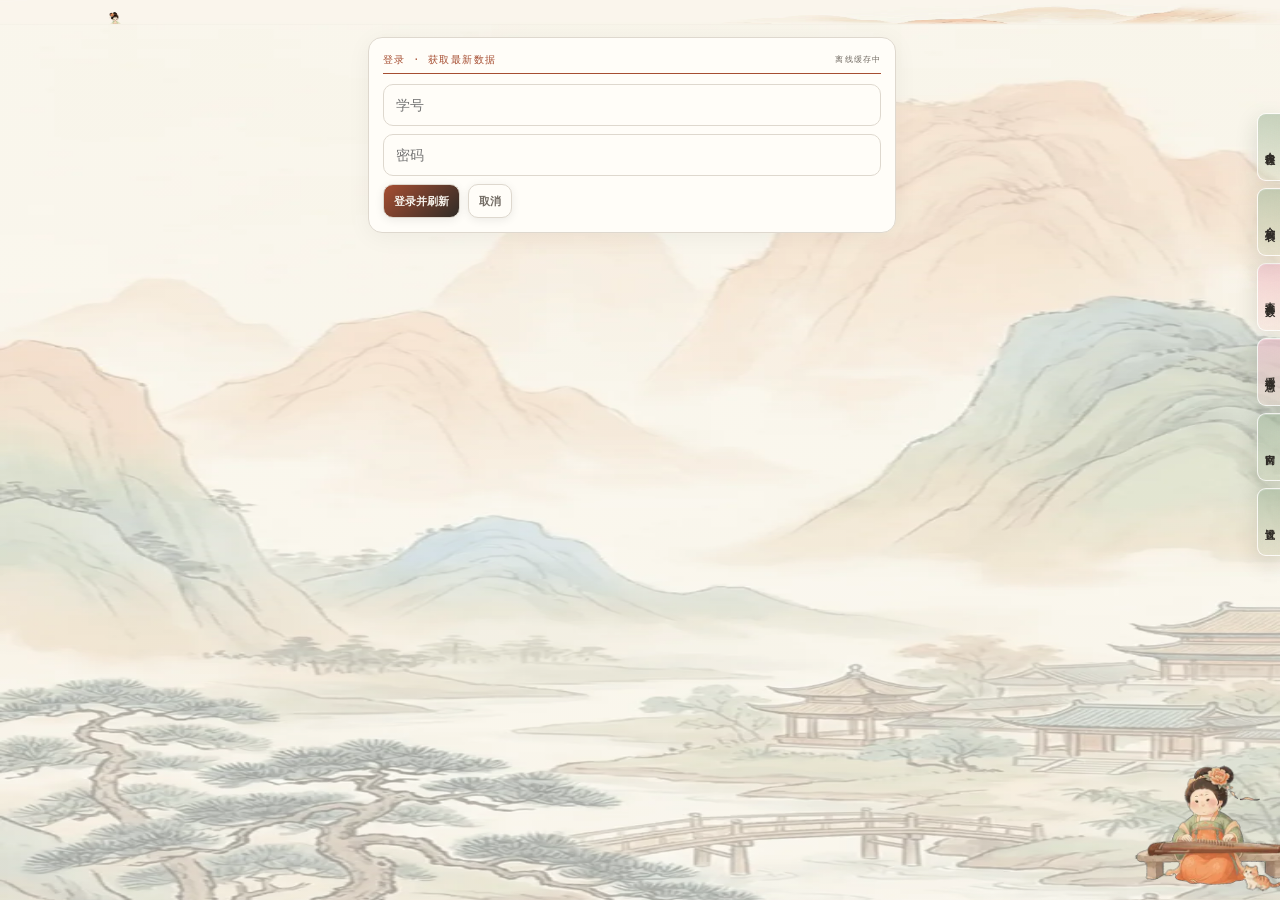
<file: jwxt-webapp/index.html>
<!DOCTYPE html>
<html lang="zh-CN">
<head>
<meta charset="UTF-8" />
<meta name="viewport" content="width=device-width, initial-scale=1.0, viewport-fit=cover" />
<title>教务查询 · 中央司法警官学院</title>
<script>
// Set the first paint to the saved preference, including older Android WebViews.
(function(){var mode='system';try{mode=localStorage.getItem('jwxt_theme')||'system';}catch(e){}var system=false;try{system=window.Android&&Android.getSystemDarkMode?Android.getSystemDarkMode():window.matchMedia&&window.matchMedia('(prefers-color-scheme: dark)').matches;}catch(e){}document.documentElement.setAttribute('data-theme',(mode==='dark'||mode==='system'&&system)?'dark':'');})();
</script>
<style>:root{
  --head-scrim: none;
  --sab: env(safe-area-inset-bottom, 0px);
  --cream: #efe7d4; --cream-2: #e6dcc4;
  --green: #2e4a2a; --green-lite: #3a5a36; --green-deep: #243a21;
  --pink: #e89cb1; --pink-deep: #d27e96;
  --ink: #1a1a17; --ink-light: #8b7355;
  --line: #d4cbb0; --row: #f5efdf;
  --serif: Georgia, 'Songti SC', 'SimSun', serif;
  --mono: 'Courier New', monospace;
  /* 液态玻璃 */
  --glass: rgba(250,244,228,0.72);
  --glass-2: rgba(236,225,196,0.66);
  --glass-border: rgba(46,74,42,0.22);
  --glass-hi: rgba(255,255,255,0.5);
  --blur: 14px;
  --grad-a: rgba(232,156,177,0.35);
  --grad-b: rgba(46,74,42,0.30);
  --grad-c: rgba(214,203,176,0.30);
  --sheet-bg: rgba(250,244,228,0.97);
  --timemask: rgba(250,245,236,0.88);
  /* 统一背景层变量：浅/深只换这里，结构只写一次 */
  --bg-base: #efe7d4;
  --bg-scrim: linear-gradient(180deg, rgba(252,247,238,0.10) 0%, rgba(250,245,236,0.16) 55%, rgba(248,242,232,0.22) 100%);
  --bg-main: url('schedule-assets/tangyun-bg.webp');
  --bg-bottom: url('schedule-assets/tangyun-bottom.webp');
  --bg-bottom-size: auto 210px;
  --bg-deco-opacity: 0.86;
  --tile-bg: linear-gradient(145deg, rgba(255,255,255,0.42), rgba(245,239,224,0.22));
  --tile-border: rgba(46,74,42,0.22);
  --topbar-img: url('schedule-assets/tangyun-top-anim.webp'), url('schedule-assets/tangyun-top.webp');
  --topbar-size: 56px 34px, 100% 100%;
  --topbar-pos: 100px calc(var(--sb, 0px) + 6px), center;
  --topbar-solid: rgba(250,244,228,0.62);
  --topbar-scrim: linear-gradient(180deg, rgba(255,255,255,0) 0%, rgba(255,255,255,0) 100%);
}html[data-theme="dark"]{
  --cream: #161b17; --cream-2: #1d231e;
  --green: #8fae6e; --green-lite: #7a9960; --green-deep: #8fae6e;
  --pink: #b0758a; --pink-deep: #c8869c;
  --ink: #e6e0cf; --ink-light: #c4baa2;
  --line: #2e352c; --row: #1b211b;
  --glass: rgba(26,32,27,0.82);
  --glass-2: rgba(24,29,25,0.8);
  --glass-border: rgba(143,174,110,0.35);
  --glass-hi: rgba(255,255,255,0.07);
  --grad-a: rgba(176,117,138,0.28);
  --grad-b: rgba(143,174,110,0.26);
  --grad-c: rgba(164,154,130,0.18);
  --sheet-bg: rgba(23,28,24,0.97);
  --timemask: rgba(28,34,29,0.68);
  --bg-base: #141712;
  --bg-scrim: linear-gradient(180deg, rgba(14,17,12,0.62) 0%, rgba(12,15,10,0.66) 55%, rgba(11,13,9,0.70) 100%);
  --bg-main: url('schedule-assets/tangyun-bg.webp');
  --bg-bottom: url('schedule-assets/tangyun-bottom.webp');
  --bg-bottom-size: auto 250px;
  --topbar-img: url('schedule-assets/tangyun-top-anim.webp'), url('schedule-assets/tangyun-top.webp');
  --topbar-size: 56px 34px, 100% 100%;
  --bg-deco-opacity: 0.80;
  --tile-bg: linear-gradient(145deg, rgba(22,26,20,0.40), rgba(22,26,20,0.20));
  --tile-border: rgba(160,180,140,0.30);
  --topbar-pos: 100px calc(var(--sb, 0px) + 6px), center;
  --topbar-solid: transparent;
  --topbar-scrim: linear-gradient(180deg, rgba(14,17,12,0.62) 0%, rgba(14,17,12,0.62) 100%);
  --head-scrim: linear-gradient(180deg, rgba(14,17,12,0.62) 0%, rgba(14,17,12,0.62) 100%);
}/* 经典主题：关闭玻璃效果，恢复不透明白底 + 绿边框 */
html[data-style="classic"]{
  --glass: var(--cream);
  --glass-2: var(--cream-2);
  --glass-border: var(--green);
  --glass-hi: transparent;
  --blur: 0px;
  --grad-a: transparent; --grad-b: transparent; --grad-c: transparent;
  --sheet-bg: var(--cream);
}html[data-style="classic"] html::before{ background: var(--cream); animation: none; }html[data-style="classic"] body{ background: var(--cream); }html[data-style="classic"] .topbar{ -webkit-mask-image: none; box-shadow: none; }html[data-style="classic"] .sheet{ background: var(--cream); }html[data-style="classic"] .card{ border-width: 2px; border-radius: 8px; box-shadow: none; }html[data-style="classic"] .type-btn{ border-width: 2px; border-radius: 8px; box-shadow: none; }html[data-style="classic"] input[type="text"],html[data-style="classic"] input[type="password"],html[data-style="classic"] select{ border-width: 2px; border-radius: 6px; }html[data-style="classic"] button{ border-width: 2px; border-radius: 6px; box-shadow: none; }html[data-style="classic"] button.outline{ background: transparent; }html[data-style="classic"] .sheet{ box-shadow: none; }/* 固定统一背景层：所有页面共用（渐变蒙版 + 底部动图 + 山水主图），浅/深仅换变量 */
html::before{
  content: ''; position: fixed; inset: 0; z-index: -1; pointer-events: none;
  background-color: var(--bg-base);
  background-image: var(--bg-scrim), var(--bg-main);
  background-size: 100% 100%, 100% calc(100% - var(--bg-top-offset, 0px));
  background-position: center top, center var(--bg-top-offset, 0px);
  background-repeat: no-repeat, no-repeat;
}
/* 课表页：山水图顶部对齐表头顶部，不延伸到顶栏（与旧版一致）。
   变量必须挂在 html 上，html::before 才读得到 */
html:has(body.schedule-result){ --bg-top-offset: calc(84px + var(--sb, 0px)); }
/* 底部插画独立一层：可单独调不透明度，不抢正文 */
html::after{
  content: ''; position: fixed; inset: 0; z-index: -1; pointer-events: none;
  background: var(--bg-bottom) right 0 bottom / var(--bg-bottom-size) no-repeat;
  opacity: var(--bg-deco-opacity);
}
html[data-style="classic"] html::after{ background: none; }
/* 收起态磁贴：单一变量控制透明度，浅/深各一组，只改变量不改结构 */
html body .panel-floating:not(.open){ background:var(--tile-bg) !important; border-color:var(--tile-border) !important; }
html[data-style="classic"] html::before{ background-image: none; background-color: var(--cream); }
*{ box-sizing: border-box; margin: 0; padding: 0; -webkit-tap-highlight-color: transparent; }html,body{ width: 100%; min-height: 100%; }body{ background: transparent; color: var(--ink); font-family: var(--serif); font-size: 15px; line-height: 1.5; }.mono{ font-family: var(--mono); font-size: 10px; letter-spacing: 0.14em; text-transform: uppercase; }.topbar{ display: flex; align-items: center; justify-content: space-between; padding: calc(12px + var(--sb, 0px)) 16px 12px; position: sticky; top: 0; z-index: 100;
  background: var(--glass); -webkit-backdrop-filter: blur(var(--blur)); backdrop-filter: blur(var(--blur));
  border-bottom: 1px solid var(--glass-border);
  box-shadow: 0 1px 20px rgba(0,0,0,0.06);
  -webkit-mask-image: linear-gradient(#000 85%, transparent);
}.topbar-left{ display: flex; align-items: center; gap: 8px; }.topbar-title{ font-size: 20px; color: var(--green); font-weight: 600; }.back-btn{ background: none; border: none; color: var(--green); font-size: 20px; padding: 0 8px; cursor: pointer; display: none; line-height: 1; }.back-btn.show{ display: block; }.status-dot{ width: 8px; height: 8px; border-radius: 50%; background: #8b949e; display: inline-block; }.status-dot.ok{ background: var(--green); }.status-dot.cached{ background: #b5544f; }/* 周次/星期框对称统一：grid 两列严格等分，绝对等宽居中 */
#weekRow{ display: grid; grid-template-columns: 1fr 1fr; gap: 10px; align-items: center; }#weekRow input,#weekRow select{
  height: 40px; box-sizing: border-box; padding: 0 10px; width: 100%;
  border: 1px solid var(--glass-border); border-radius: 8px;
  background: var(--sheet-bg); color: var(--ink); font-size: 14px;
  margin-bottom: 0;
}#weekRow select{ appearance: none; -webkit-appearance: none; -moz-appearance: none; padding-right: 26px;
  background-image: url("data:image/svg+xml;charset=utf-8,%3Csvg xmlns='http://www.w3.org/2000/svg' width='10' height='6'%3E%3Cpath d='M1 1l4 4 4-4' stroke='%238b7355' stroke-width='1.6' fill='none' stroke-linecap='round' stroke-linejoin='round'/%3E%3C/svg%3E");
  background-repeat: no-repeat; background-position: right 10px center;
}#weekRow input::placeholder{ color: var(--ink-light); }main{ max-width: 600px; margin: 0 auto; padding: 12px 28px; }.card{ border: 1px solid var(--glass-border); border-radius: 14px; padding: 14px; margin-bottom: 14px;
  background: var(--glass); -webkit-backdrop-filter: blur(var(--blur)); backdrop-filter: blur(var(--blur));
  box-shadow: 0 4px 24px rgba(0,0,0,0.05), inset 0 1px 0 var(--glass-hi);
  transition: transform .15s ease, box-shadow .2s ease; }.card-green{ background: var(--glass-2); }.card-pink{ border-color: rgba(210,126,150,0.35); }.card-header{ display: flex; align-items: center; justify-content: space-between; border-bottom: 1px solid var(--green); padding-bottom: 6px; margin-bottom: 10px; }.card-header .mono{ color: var(--green); font-size: 10px; }.card-pink .card-header{ border-color: var(--pink-deep); }.card-pink .card-header .mono{ color: var(--pink-deep); }.login-body{ display: block; }#loginMask{ display:none; position:fixed; inset:0; background:rgba(0,0,0,.42); z-index:410; }body.in-result #loginSection.popup-login{ display:block !important; position:fixed; left:50%; top:50%; transform:translate(-50%,-50%); width:min(92vw,420px); margin:0; z-index:420; }body.in-result #loginSection.popup-login .card{ margin:0; box-shadow:0 24px 60px rgba(20,28,22,.34); }.login-body.hidden{ display: none; }input,select,button{ font-family: var(--serif); font-size: 14px; }input[type="text"],input[type="password"],select{
  width: 100%; min-height: 42px; padding: 0 12px; margin-bottom: 8px;
  background: var(--glass-2); -webkit-backdrop-filter: blur(8px); backdrop-filter: blur(8px);
  border: 1px solid var(--glass-border); border-radius: 10px;
  color: var(--ink); outline: none; -webkit-appearance: none; appearance: none;
}select{ background-image: url("data:image/svg+xml,%3Csvg xmlns='http://www.w3.org/2000/svg' width='12' height='12'%3E%3Cpath fill='%232e4a2a' d='M6 9L1 4h10z'/%3E%3C/svg%3E"); background-repeat: no-repeat; background-position: right 10px center; padding-right: 30px; }button{
  min-height: 42px; padding: 0 16px; border: 1px solid var(--glass-border); border-radius: 10px;
  background: linear-gradient(135deg, var(--green), var(--green-deep)); color: var(--cream); font-weight: 600; cursor: pointer; font-size: 13px;
  box-shadow: 0 2px 10px rgba(0,0,0,0.08), inset 0 1px 0 var(--glass-hi);
  transition: transform .1s ease, opacity .2s, box-shadow .2s; }button:active{ transform: scale(0.96); }button:disabled{ opacity: 0.5; }button.outline{ background: var(--glass); -webkit-backdrop-filter: blur(8px); backdrop-filter: blur(8px); color: var(--green); }button.small{ min-height: 34px; padding: 0 10px; font-size: 11px; }.btn-group{ display: grid; grid-template-columns: repeat(4, 1fr); gap: 6px; margin-bottom: 10px; }.btn-chip{ min-height: 32px; padding: 0 4px; background: transparent; color: var(--green); border: 2px solid var(--green); font-size: 11px; white-space: nowrap; }/* === 查询结果全屏模式 === */
body.in-result main{ max-width:100%; padding:0; }body.in-result #resultContent{ padding:0; }body.in-result #resultSection > .card{ background:transparent; border:none; box-shadow:none; }body.in-result #resultSection .card-header,body.in-result #resultSection .cache-notice{ display:none; }/* 结果页顶栏：更高、三栏布局 */
body.in-result #mainTopbar{ padding: calc(8px + var(--sb, 0px)) 10px 8px; min-height: 88px; align-items: flex-start; }body.in-result #loginBtn,body.in-result #logoutBtn,body.in-result #statusDot,body.in-result #statusText{ display:none !important; }body.in-result .tb-result-wrap{ display:flex !important; align-items:flex-start; justify-content:space-between; gap:8px; }.tb-result-wrap{ display:none; width:100%; position:relative; min-height:56px; }.tb-col{ display:flex; align-items:flex-start; gap:8px; }.tb-col-center{ flex:1; justify-content:center; text-align:center; }.tb-col-right{ align-items:center; gap:6px; }.tb-week-block{ display:flex; flex-direction:column; gap:1px; }.tb-r-week{ display:flex; align-items:center; gap:3px; cursor:pointer; font-size:15px; font-weight:800; color:var(--ink); line-height:1.2; }.tb-r-arrow{ font-size:9px; color:var(--ink-light); }.tb-r-sem{ font-size:10px; color:var(--ink-light); line-height:1.2; }.tb-r-title{ font-size:16px; font-weight:800; color:var(--ink); line-height:1.3; }.tb-r-range{ font-size:10px; color:var(--ink-light); margin-top:1px; }.tb-icon-btn{ width:26px; height:24px; border-radius:5px; border:1px solid var(--line); background:transparent; color:var(--ink); display:flex; align-items:center; justify-content:center; cursor:pointer; padding:0; }.back-btn{ display:block; padding:0; width:26px; height:24px; font-size:14px; line-height:24px; text-align:center; border-radius:5px; border:1px solid var(--line); background:transparent; color:var(--ink); cursor:pointer; }/* === 查询参数面板 + 浏览列表：结果页变成可拖动浮窗 === */
body.in-result #querySection,body.in-result #browseNav{
  position: fixed; z-index: 160; right: 0; width: 22px; height: 70px; overflow: hidden;
  border:1px solid rgba(255,255,255,.68); border-right:0; border-radius:8px 0 0 8px;
  background:linear-gradient(145deg,rgba(255,255,255,.63),rgba(245,239,224,.38));
  -webkit-backdrop-filter:blur(18px) saturate(155%); backdrop-filter:blur(18px) saturate(155%);
  box-shadow:0 7px 22px rgba(36,47,34,.15),inset 0 1px 0 rgba(255,255,255,.75);
  transition:width .3s cubic-bezier(.2,.8,.2,1),left .3s ease,right .3s ease,box-shadow .25s ease;
  touch-action: none;
}body.in-result #querySection > .card,body.in-result #browseNav > .card{ display: none; }body.in-result #querySection > .fd-tab,body.in-result #browseNav > .fd-tab{
  display: flex; align-items: center; justify-content: center;
  width: 100%; height: 100%;
  writing-mode: vertical-rl; padding: 8px 2px; box-sizing: border-box;
  font-size: 10px; font-weight: 650; letter-spacing: 1.5px;
  cursor: pointer; user-select: none;
}body.in-result #querySection > .fd-tab{ background:linear-gradient(180deg,rgba(231,161,178,.44),rgba(231,161,178,.12)); color:var(--green-deep); }body.in-result #browseNav > .fd-tab{ background:linear-gradient(180deg,rgba(112,145,101,.38),rgba(112,145,101,.12)); color:var(--green-deep); }body.in-result #querySection.dock-left,body.in-result #browseNav.dock-left{
  right:auto; left:0; border-right:1px solid rgba(255,255,255,.68); border-left:0; border-radius:0 8px 8px 0;
}body.in-result #querySection.avoid-left,body.in-result #browseNav.avoid-left,body.in-result #todaySection.avoid-left,body.in-result #cacheInfoSection.avoid-left{ left:0!important; right:auto!important; border-right:1px solid rgba(255,255,255,.68); border-left:0; border-radius:0 8px 8px 0; }body.in-result #querySection.avoid-right,body.in-result #browseNav.avoid-right,body.in-result #todaySection.avoid-right,body.in-result #cacheInfoSection.avoid-right{ right:0!important; left:auto!important; border-left:1px solid rgba(255,255,255,.68); border-right:0; border-radius:8px 0 0 8px; }body.in-result #querySection.open,body.in-result #browseNav.open{ width:min(248px,calc(100vw - 52px)); max-height:calc(100vh - 108px - env(safe-area-inset-top,0px)); overflow-y:auto; z-index:180; border:1px solid rgba(255,255,255,.74); border-radius:10px; touch-action:pan-y; overscroll-behavior:contain; background:rgba(249,246,235,.86); -webkit-backdrop-filter:blur(24px) saturate(160%); backdrop-filter:blur(24px) saturate(160%); box-shadow:0 18px 48px rgba(31,42,31,.24),inset 0 1px 0 rgba(255,255,255,.9); }body.in-result #querySection.open:not(.dock-left),body.in-result #browseNav.open:not(.dock-left){ left:auto; right:0; }body.in-result #querySection.open.dock-left,body.in-result #browseNav.open.dock-left{ left:0; right:auto; }body.in-result #querySection.open > .fd-tab,body.in-result #browseNav.open > .fd-tab{ display: none; }body.in-result #querySection.open > .card,body.in-result #browseNav.open > .card{ display: block; padding: 8px; margin-bottom: 0; }/* === 今日课程 / 缓存信息：结果页可左右停靠浮窗 === */
#todaySection .fd-tab,#cacheInfoSection .fd-tab,#querySection .fd-tab,#browseNav .fd-tab{ display:none; }/* 四个面板间距 */
#todaySection,#querySection,#browseNav,#cacheInfoSection{ margin-bottom: 40px; }body.in-result #todaySection,body.in-result #cacheInfoSection{
  position: fixed; right: 0; left:auto; z-index:160;
  width:22px; height:70px; overflow:hidden;
  border:1px solid rgba(255,255,255,.68); border-right:0; border-radius:8px 0 0 8px;
  background:linear-gradient(145deg,rgba(255,255,255,.63),rgba(245,239,224,.38));
  -webkit-backdrop-filter:blur(18px) saturate(155%); backdrop-filter:blur(18px) saturate(155%);
  box-shadow:0 7px 22px rgba(36,47,34,.15),inset 0 1px 0 rgba(255,255,255,.75);
  transition:width .3s cubic-bezier(.2,.8,.2,1),left .3s ease,right .3s ease,box-shadow .25s ease;
  touch-action: none;
}body.in-result #todaySection.dock-left,body.in-result #cacheInfoSection.dock-left{
  right:auto; left:0; border-right:1px solid rgba(255,255,255,.68); border-left:0; border-radius:0 8px 8px 0;
}body.in-result #todaySection{ top:calc(104px + env(safe-area-inset-top,0px)); }body.in-result #browseNav{ top:calc(184px + env(safe-area-inset-top,0px)); }body.in-result #querySection{ top:calc(264px + env(safe-area-inset-top,0px)); }body.in-result #cacheInfoSection{ top:calc(344px + env(safe-area-inset-top,0px)); }body.in-result #todaySection > .card,body.in-result #cacheInfoSection > .card{ display: none; }body.in-result #todaySection > .fd-tab,body.in-result #cacheInfoSection > .fd-tab{
  display: flex; align-items: center; justify-content: center;
  width: 100%; height: 100%;
  writing-mode: vertical-rl; padding: 8px 2px; box-sizing: border-box;
  font-size: 10px; font-weight: 700; letter-spacing: 1px;
  cursor: pointer; user-select: none;
}body.in-result #todaySection > .fd-tab{ background:linear-gradient(180deg,rgba(112,145,101,.38),rgba(112,145,101,.12)); color:var(--green-deep); }body.in-result #cacheInfoSection > .fd-tab{ background:linear-gradient(180deg,rgba(231,161,178,.44),rgba(231,161,178,.12)); color:var(--green-deep); }body.in-result #todaySection.open,body.in-result #cacheInfoSection.open,body.in-result #querySection.open,body.in-result #browseNav.open{ width:min(248px,calc(100vw - 52px)); height:auto; max-height:calc(100vh - 108px - env(safe-area-inset-top,0px)); overflow-y:auto; z-index:180; border:1px solid rgba(255,255,255,.74); border-radius:10px; touch-action:pan-y; overscroll-behavior:contain; background:rgba(249,246,235,.86); -webkit-backdrop-filter:blur(24px) saturate(160%); backdrop-filter:blur(24px) saturate(160%); box-shadow:0 18px 48px rgba(31,42,31,.24),inset 0 1px 0 rgba(255,255,255,.9); }body.in-result #todaySection.open:not(.dock-left),body.in-result #cacheInfoSection.open:not(.dock-left){ left:auto; right:0; }body.in-result #todaySection.open.dock-left,body.in-result #cacheInfoSection.open.dock-left{ left:0; right:auto; }body.in-result #todaySection.open > .card,body.in-result #cacheInfoSection.open > .card{ display: block; padding: 8px; margin-bottom: 0; }body.in-result #todaySection.open > .fd-tab,body.in-result #cacheInfoSection.open > .fd-tab{ display: none; }body.in-result #todaySection.open .card-header,body.in-result #cacheInfoSection.open .card-header,body.in-result #querySection.open .card-header,body.in-result #browseNav.open .card-header{ min-height:30px; cursor:pointer; }/* === 官网跳转磁贴：与其余右侧磁贴同款 === */
#siteSection{
  position: fixed; right:0; left:auto; z-index:160;
  width:22px; height:70px; overflow:hidden;
  border:1px solid rgba(255,255,255,.68); border-right:0; border-radius:8px 0 0 8px;
  background:linear-gradient(145deg,rgba(255,255,255,.63),rgba(245,239,224,.38));
  -webkit-backdrop-filter:blur(18px) saturate(155%); backdrop-filter:blur(18px) saturate(155%);
  box-shadow:0 7px 22px rgba(36,47,34,.15),inset 0 1px 0 rgba(255,255,255,.75);
  transition:transform .3s ease,left .3s ease,right .3s ease,box-shadow .25s ease;
  touch-action:none; margin:0;
}#siteSection > .card{ display:none; }#siteSection.open > .card{ display:block; padding:8px; margin-bottom:0; }#siteSection.open > .fd-tab{ display:none !important; }#siteSection > .fd-tab{
  display:flex !important; align-items:center; justify-content:center;
  width:100%; height:100%;
  writing-mode:vertical-rl; padding:8px 2px; box-sizing:border-box;
  font-size:10px; font-weight:700; letter-spacing:1px;
  cursor:pointer; user-select:none;
  background:linear-gradient(180deg,rgba(112,145,101,.38),rgba(112,145,101,.12)); color:var(--green-deep);
}#siteSection > .fd-tab:active{ transform:scale(.96); }#siteSection.dock-left{ right:auto; left:0; border-right:1px solid rgba(255,255,255,.68); border-left:0; border-radius:0 8px 8px 0; }#siteSection.avoid-left{ left:0!important; right:auto!important; border-right:1px solid rgba(255,255,255,.68); border-left:0; border-radius:0 8px 8px 0; }#siteSection.avoid-right{ right:0!important; left:auto!important; border-left:1px solid rgba(255,255,255,.68); border-right:0; border-radius:8px 0 0 8px; }#siteSection.panel-lift > .fd-tab{ transform:scale(1.06); transition:transform .45s cubic-bezier(.22,.61,.36,1); }body.in-result #todaySection.open > .card,body.in-result #cacheInfoSection.open > .card,body.in-result #querySection.open > .card,body.in-result #browseNav.open > .card{ background:transparent; -webkit-backdrop-filter:none; backdrop-filter:none; border:0; box-shadow:none; }html[data-theme="dark"] body.in-result #todaySection.open,html[data-theme="dark"] body.in-result #cacheInfoSection.open,html[data-theme="dark"] body.in-result #querySection.open,html[data-theme="dark"] body.in-result #browseNav.open{ background:rgba(28,34,29,.82); border-color:rgba(255,255,255,.22); }/* 表格 */
#settingsTile{
  position: fixed; right:0; left:auto; z-index:160;
  width:22px; height:70px; overflow:hidden;
  border:1px solid rgba(255,255,255,.68); border-right:0; border-radius:8px 0 0 8px;
  background:linear-gradient(145deg,rgba(255,255,255,.63),rgba(245,239,224,.38));
  -webkit-backdrop-filter:blur(18px) saturate(155%); backdrop-filter:blur(18px) saturate(155%);
  box-shadow:0 7px 22px rgba(36,47,34,.15),inset 0 1px 0 rgba(255,255,255,.75);
  transition:transform .3s ease,left .3s ease,right .3s ease,box-shadow .25s ease;
  touch-action:none; margin:0;
}#settingsTile > .card{ display:none; }#settingsTile.open > .card{ display:block; padding:8px; margin-bottom:0; }#settingsTile.open > .fd-tab{ display:none !important; }#settingsTile > .fd-tab{
  display:flex !important; align-items:center; justify-content:center;
  width:100%; height:100%;
  writing-mode:vertical-rl; padding:8px 2px; box-sizing:border-box;
  font-size:10px; font-weight:700; letter-spacing:1px;
  cursor:pointer; user-select:none;
  background:linear-gradient(180deg,rgba(112,145,101,.38),rgba(112,145,101,.12)); color:var(--green-deep);
}#settingsTile > .fd-tab:active{ transform:scale(.96); }#settingsTile.dock-left{ right:auto; left:0; border-right:1px solid rgba(255,255,255,.68); border-left:0; border-radius:0 8px 8px 0; }#settingsTile.avoid-left{ left:0!important; right:auto!important; border-right:1px solid rgba(255,255,255,.68); border-left:0; border-radius:0 8px 8px 0; }#settingsTile.avoid-right{ right:0!important; left:auto!important; border-left:1px solid rgba(255,255,255,.68); border-right:0; border-radius:8px 0 0 8px; }#settingsTile.panel-lift > .fd-tab{ transform:scale(1.06); transition:transform .45s cubic-bezier(.22,.61,.36,1); }body.in-result #todaySection.open > .card,body.in-result #cacheInfoSection.open > .card,body.in-result #querySection.open > .card,body.in-result #browseNav.open > .card{ background:transparent; -webkit-backdrop-filter:none; backdrop-filter:none; border:0; box-shadow:none; }html[data-theme="dark"] body.in-result #todaySection.open,html[data-theme="dark"] body.in-result #cacheInfoSection.open,html[data-theme="dark"] body.in-result #querySection.open,html[data-theme="dark"] body.in-result #browseNav.open{ background:rgba(28,34,29,.82); border-color:rgba(255,255,255,.22); }/* 表格 */#settingsTile{ animation:none; }body.show-settings #settingsTile,body.show-settings #siteSection{ display:none !important; }
.settings-hero .settings-version{ position:absolute; right:6px; bottom:10px; left:auto; top:auto; }

@keyframes tileNudge{ 0%{transform:scale(1)} 22%{transform:scale(1.16)} 46%{transform:scale(.94)} 72%{transform:scale(1.09)} 100%{transform:scale(1)} }
#settingsTile.tile-bounce, #siteSection.tile-bounce{ animation:tileNudge .42s ease; }

.table-wrap{ overflow-x: auto; -webkit-overflow-scrolling: touch; }table{ width: 100%; border-collapse: collapse; font-size: 12px; }th{ text-align: left; padding: 8px 6px; background: var(--cream-2); border-bottom: 2px solid var(--green); font-family: var(--mono); font-size: 9px; letter-spacing: 0.1em; color: var(--green); white-space: nowrap; }td{ padding: 8px 6px; border-bottom: 1px solid var(--line); }tr:nth-child(even) td{ background: var(--row); }.failed{ color: var(--pink-deep); font-weight: 600; }/* GPA */
.gpa-hero{ background: linear-gradient(135deg, var(--green-lite), var(--green-deep)); border-radius: 14px; padding: 20px; text-align: center; margin-bottom: 14px;
  box-shadow: 0 4px 24px rgba(0,0,0,0.12), inset 0 1px 0 var(--glass-hi); }.gpa-hero .label{ color: var(--pink); font-size: 9px; letter-spacing: 0.16em; font-family: var(--mono); }.gpa-hero .value{ font-size: 48px; font-weight: 700; color: var(--cream); line-height: 1; margin: 6px 0; }.gpa-hero .sub{ color: var(--cream); font-size: 12px; }.stats-row{ display: flex; gap: 6px; margin-bottom: 14px; }.stat-box{ flex: 1; border-radius: 6px; border: 2px solid; padding: 10px; text-align: center; }.stat-box .label{ font-size: 8px; letter-spacing: 0.1em; font-family: var(--mono); }.stat-box .value{ font-size: 20px; font-weight: 700; margin-top: 2px; }.stat-box.pink{ background: var(--pink); border-color: var(--pink-deep); color: var(--green-deep); }.stat-box.green{ background: var(--green-lite); border-color: var(--green); color: var(--cream); }.stat-box.cream{ background: var(--cream-2); border-color: var(--green); color: var(--green); }/* 教师列表 */
.letter-nav{ display: flex; flex-wrap: nowrap; gap: 4px; margin-bottom: 10px; padding: 6px; background: var(--glass); -webkit-backdrop-filter: blur(10px); backdrop-filter: blur(10px); border-radius: 12px; position: sticky; top: 88px; z-index: 100; overflow-x: auto; -webkit-overflow-scrolling: touch; scrollbar-width: none; }.letter-nav::-webkit-scrollbar{ display: none; }.letter-nav span{ display: inline-flex; align-items: center; justify-content: center; flex-shrink: 0; width: 28px; height: 28px; font-size: 11px; font-family: monospace; font-weight: 600; border-radius: 8px; cursor: pointer; transition: transform .1s, background .15s; }.letter-nav span:active{ transform: scale(0.9); }.letter-nav span.active{ background: linear-gradient(135deg, var(--green), var(--green-deep)); color: var(--cream); border: none; box-shadow: 0 2px 8px rgba(0,0,0,0.12); }.letter-nav span.inactive{ background: var(--glass-2); color: var(--ink-light); border: 1px solid var(--line); opacity: 0.5; cursor: default; }.teacher-group{ margin-bottom: 14px; }.teacher-group-title{ font-size: 13px; font-weight: 700; color: var(--pink-deep); border-bottom: 2px solid var(--green); padding: 4px 0; margin-bottom: 6px; background: transparent; }.teacher-grid{ display: grid; grid-template-columns: repeat(2, 1fr); gap: 6px; }.teacher-item{ background: var(--glass-2); color: var(--ink); border: 1px solid var(--line); border-radius: 10px; padding: 8px; text-align: center; cursor: pointer; font-size: 13px; }.teacher-item:active{ transform: scale(0.95); }/* 班级列表 */
.class-chips{ display: flex; flex-wrap: wrap; gap: 5px; }.class-chip{ background: var(--glass-2); color: var(--ink); border: 1px solid var(--line); border-radius: 10px; padding: 7px 10px; cursor: pointer; font-size: 12px; }.class-chip:active{ transform: scale(0.95); }.grade-group{ margin-bottom: 14px; }/* 今日课程横向滚动 */
.today-course-scroll{ display: flex; overflow-x: auto; gap: 8px; padding: 2px 0 6px; -webkit-overflow-scrolling: touch; }.today-course-chip{ flex: 0 0 auto; min-width: 150px; max-width: 220px; background: linear-gradient(135deg, var(--green), var(--green-deep)); color: var(--cream); border-radius: 10px; padding: 8px 10px; box-shadow: 0 2px 6px rgba(0,0,0,0.10); }.today-course-chip.pink{ background: linear-gradient(135deg, var(--pink), var(--pink-deep)); color: var(--green-deep); }html[data-theme="dark"] .today-course-chip.pink{ color: var(--cream); }.today-course-chip .tc-name{ font-size: 12px; font-weight: 600; white-space: nowrap; overflow: hidden; text-overflow: ellipsis; }.today-course-chip .tc-meta{ font-size: 10px; opacity: 0.9; margin-top: 3px; }.today-course-empty{ color: var(--ink-light); font-size: 12px; padding: 4px 0; }/* 折叠三角形 */
.caret{ display: inline-block; width: 0; height: 0; border-left: 5px solid transparent; border-right: 5px solid transparent; border-top: 6px solid currentColor; transition: transform .6s; }.open .caret,.caret.open{ transform: rotate(180deg); }.grade-title{ font-size: 13px; font-weight: 700; color: var(--green); border-bottom: 1px solid var(--green); padding-bottom: 3px; margin-bottom: 6px; display: flex; align-items: center; justify-content: space-between; cursor: pointer; user-select: none; }/* 教室列表 */
.building-item{ border: 1px solid var(--glass-border); border-radius: 12px; margin-bottom: 6px; overflow: hidden; background: var(--glass); }.building-head{ width: 100%; display: flex; justify-content: space-between; align-items: center; padding: 8px 12px; background: var(--accent-soft, var(--glass-2)); color: var(--text, var(--ink)); border: none; cursor: pointer; min-height: auto; font-size: 12px; }.building-body{ display: none; padding: 6px; background: transparent; }.building-body.open{ display: block; }.room-grid{ display: grid; grid-template-columns: repeat(3, 1fr); gap: 5px; }.room-item{ background: var(--accent-soft, var(--glass-2)); color: var(--text, var(--ink)); border: 1px solid var(--rule, var(--line)); border-radius: 8px; padding: 7px 4px; text-align: center; font-size: 11px; cursor: pointer; }.room-item:active{ transform: scale(0.93); }/* 学籍卡片 - 单列卡片式 */

/* 查询类型卡片按钮组 */
.type-grid{ display: grid; grid-template-columns: repeat(2, 1fr); gap: 4px; margin-bottom: 6px; }.type-btn{
  min-height: 36px; padding: 6px 8px; border: 1px solid var(--glass-border); border-radius: 10px;
  background: var(--glass); -webkit-backdrop-filter: blur(8px); backdrop-filter: blur(8px);
  color: var(--green); font-size: 13px; text-align: center;
  display: flex; align-items: center; justify-content: center; cursor: pointer;
  box-shadow: inset 0 1px 0 var(--glass-hi);
  transition: transform .12s ease, background .2s ease, box-shadow .2s ease; }.type-btn:active{ transform: scale(0.96); }.type-btn.jump{ animation: tileJump .55s ease; }@keyframes tileJump{ 0%{ box-shadow:0 0 0 0 rgba(177,140,73,.55); } 60%{ box-shadow:0 0 0 9px rgba(177,140,73,0); } 100%{ box-shadow:0 0 0 0 rgba(177,140,73,0); } }.type-btn.active{ background: linear-gradient(135deg, var(--green), var(--green-deep)); color: var(--cream); font-weight: 600; box-shadow: 0 2px 14px rgba(0,0,0,0.12); }/* 进度条 */

.error-box{ background: var(--cream); border: 2px solid var(--pink-deep); border-radius: 6px; padding: 10px; color: var(--pink-deep); margin: 10px 0; font-size: 13px; }.cache-notice{ background: var(--cream-2); border: 1px solid var(--pink); border-radius: 6px; padding: 6px 10px; margin-bottom: 10px; font-size: 11px; color: var(--green-deep); }.loading{ text-align: center; padding: 20px; color: var(--green); }.spinner{ display: inline-block; width: 18px; height: 18px; border: 2px solid var(--green); border-top-color: transparent; border-radius: 50%; animation: spin 0.8s linear infinite; }
@keyframes spin {to{ transform: rotate(360deg); } }.empty-text{ text-align: center; padding: 20px; color: var(--ink-light); font-style: italic; font-size: 13px; }.hidden{ display: none !important; }
@keyframes sheetUp {from{ transform: translateY(34px); opacity: .4; }to{ transform: none; opacity: 1; } }
@keyframes fadeIn {from{ opacity: 0; }to{ opacity: 1; } }.sheet{ background: var(--sheet-bg); -webkit-backdrop-filter: blur(18px); backdrop-filter: blur(18px); box-shadow: 0 -6px 30px rgba(0,0,0,0.12), inset 0 1px 0 var(--glass-hi); animation: sheetUp .22s ease-out; }.overlay{ animation: fadeIn .18s ease-out; }/* ==== 底部液态玻璃导航栏 ==== */
.bottomnav{
  position: fixed; left: 50%; transform: translateX(-50%);
  bottom: calc(14px + var(--sab, 0px));
  display: flex; align-items: center; gap: 5px; width: min(236px, calc(100vw - 40px));
  padding: 6px; border-radius: 30px; z-index: 160; isolation: isolate;
  background: linear-gradient(145deg, rgba(255,255,255,.42), rgba(241,239,232,.16) 48%, rgba(255,255,255,.28));
  -webkit-backdrop-filter: blur(26px) saturate(185%);
  backdrop-filter: blur(26px) saturate(185%);
  border: 1px solid rgba(255,255,255,.68);
  box-shadow: 0 16px 42px rgba(25,37,28,.20), 0 3px 9px rgba(25,37,28,.10), inset 0 1px 0 rgba(255,255,255,.92), inset 0 -1px 0 rgba(80,91,77,.13);
  transition: background .3s ease, box-shadow .3s ease;
}html,body,body *{ -webkit-user-select:none; -moz-user-select:none; -ms-user-select:none; user-select:none; -webkit-touch-callout:none; -webkit-user-drag:none; }input,textarea,[contenteditable="true"]{ -webkit-user-select:text; user-select:text; }.panel-lift{ z-index:200 !important; }.panel-lift > .card{ transform: scale(1.04); box-shadow: 0 16px 40px rgba(25,37,28,.26); border-radius:14px; transition: transform .45s cubic-bezier(.22,.61,.36,1), box-shadow .45s ease; }.bottomnav::before{
  content: ''; position: absolute; inset: 1px 9px auto; height: 48%; border-radius: 24px 24px 50% 50%;
  background: linear-gradient(180deg, rgba(255,255,255,.72), rgba(255,255,255,.10) 72%, transparent);
  filter: blur(1px); pointer-events: none; z-index: 4;
}.bottomnav::after{ content:''; position:absolute; inset:0; border-radius:inherit; pointer-events:none; z-index:4; box-shadow:inset 0 0 0 1px rgba(255,255,255,.22); }.bottomnav .nav-item{
  position: relative; z-index: 3; display: flex; flex:1; flex-direction: column; align-items: center; justify-content: center; gap: 3px;
  min-width: 0; min-height: 58px; padding: 6px 12px; border: 0; background: transparent;
  color: rgba(35,48,37,.68); font-family: var(--serif); font-size: 11px; font-weight: 600; cursor: pointer;
  border-radius: 24px; transition: color .2s ease, transform .35s cubic-bezier(.2,.8,.2,1);
}.bottomnav .nav-item svg{ width: 21px; height: 21px; stroke: currentColor; fill: none; stroke-width: 1.7; stroke-linecap: round; stroke-linejoin: round; transition: transform .3s cubic-bezier(.2,.8,.2,1); }.bottomnav .nav-item.active{ color: var(--green-deep); transform: translateY(-1px); }.bottomnav .nav-item.active svg{ transform: translateY(-1px) scale(1.04); }.bottomnav .nav-item.active svg{ filter: none; }html[data-theme="dark"] .bottomnav{ background:linear-gradient(145deg,rgba(247,250,240,.20),rgba(216,225,202,.08) 50%,rgba(255,255,255,.16)); border-color:rgba(255,255,255,.24); box-shadow:0 16px 42px rgba(0,0,0,.48),inset 0 1px 0 rgba(255,255,255,.36),inset 0 -1px 0 rgba(255,255,255,.08); }html[data-theme="dark"] .bottomnav .nav-item{ color:rgba(235,239,225,.68); }html[data-theme="dark"] .bottomnav .nav-item.active{ color: #eaf5c8; }html[data-theme="dark"] .bottomnav .nav-item.active svg{ filter: none; }html[data-style="classic"] .bottomnav{ background: var(--cream); -webkit-backdrop-filter: none; backdrop-filter: none; box-shadow: 0 2px 10px rgba(0,0,0,0.08); }html[data-style="classic"] .bottomnav::before{ display: none; }html[data-style="classic"] .bottomnav .nav-item.active{ color: var(--green); transform: none; z-index: 3; background: none; }.bottomnav .glass-slide{
  position: absolute; top: 6px; bottom: 6px; left: 6px; width: 68px; z-index: 2; pointer-events: none;
  overflow: hidden; border-radius: 24px;
  background:linear-gradient(145deg,rgba(255,255,255,.80),rgba(255,255,255,.42) 40%,rgba(246,249,236,.29) 72%,rgba(255,255,255,.54));
  border:1px solid rgba(255,255,255,.90);
  -webkit-backdrop-filter:blur(22px) saturate(210%) brightness(1.12);
  backdrop-filter:blur(22px) saturate(210%) brightness(1.12);
  box-shadow:0 5px 16px rgba(39,54,40,.18),0 1px 3px rgba(39,54,40,.12),inset 0 1px 0 rgba(255,255,255,.98),inset 0 -1px 0 rgba(255,255,255,.44);
  transition:left .48s cubic-bezier(.22,1,.36,1),width .42s cubic-bezier(.22,1,.36,1),transform .28s ease;
}.bottomnav .glass-slide::before{ content:''; position:absolute; top:-40%; left:-20%; width:140%; height:75%; border-radius:50%; background:linear-gradient(180deg,rgba(255,255,255,.96),rgba(255,255,255,.20) 70%,transparent); filter:blur(2px); }.bottomnav .glass-slide::after{
  content: ''; position: absolute; inset: 0; border-radius: inherit; pointer-events: none;
  box-shadow:inset 1px 0 1px rgba(104,180,255,.54),inset -1px 0 1px rgba(255,126,155,.48),inset 0 0 0 1px rgba(255,255,255,.38);
  background:linear-gradient(115deg,rgba(255,255,255,.16),transparent 34%,rgba(255,255,255,.10) 74%,transparent);
}.bottomnav .nav-item.refract{ color: var(--green-deep); }.bottomnav .nav-item.refract svg{ filter: none; }html[data-theme="dark"] .bottomnav .glass-slide{ background:linear-gradient(145deg,rgba(245,252,230,.34),rgba(222,238,203,.18) 48%,rgba(255,255,255,.22)); border-color:rgba(255,255,255,.58); box-shadow:0 5px 18px rgba(0,0,0,.28),inset 0 1px 0 rgba(255,255,255,.70),inset 0 -1px 0 rgba(255,255,255,.18); }html[data-theme="dark"] .bottomnav .nav-item.refract{ color: #eaf5c8; }html[data-theme="dark"] .bottomnav .nav-item.refract svg{ filter: none; }html[data-style="classic"] .bottomnav .glass-slide{ background: rgba(232,220,196,0.95); box-shadow: 0 2px 14px rgba(0,0,0,0.12), inset 0 0 3px rgba(255,255,255,0.6); border-color: rgba(207,190,158,0.9); -webkit-backdrop-filter: none; backdrop-filter: none; filter: none; }html[data-style="classic"] .bottomnav .glass-slide::before,html[data-style="classic"] .bottomnav .glass-slide::after{ display: none; }html[data-style="classic"] .bottomnav .nav-item.refract{ color: var(--green); transform: none; z-index: 3; }main{ padding-bottom: calc(104px + var(--sab, 0px)); }
@media (max-width:420px) {main{ padding-left:18px; padding-right:18px; } }/* ==== 设置面板 ==== */
body.booting main,body.booting #bottomNav{ visibility:hidden; }
.cl-head{ font-size:12px; color:var(--ink-light); padding:10px 2px; }
.cl-item{ padding:11px 13px; margin-bottom:9px; border-radius:14px; background:var(--glass-2); border:1px solid var(--glass-border); }
.cl-name{ font-size:14px; font-weight:650; color:var(--ink); margin-bottom:3px; }
.cl-meta{ font-size:11px; color:var(--ink-light); line-height:1.6; }

@keyframes jwxtSpin{ from{transform:rotate(0deg)} to{transform:rotate(360deg)} }
.tb-icon-btn.spinning svg{ animation:jwxtSpin .9s linear infinite; }
button.js-refresh.busy{ opacity:.55; pointer-events:none; }

.settings-panel{
  position: fixed; top: 0; left: 0; right: 0; bottom: 0; max-width: 600px; margin: 0 auto;
  z-index: 120; overflow-y: auto; overscroll-behavior:contain;
  padding:calc(18px + var(--sb, 0px)) 18px calc(116px + var(--sab, 0px)); animation: sheetUp .22s ease-out;
}.settings-hero{ position:relative; overflow:hidden; padding:23px 20px 21px; margin-bottom:14px; border:1px solid rgba(255,255,255,.66); border-radius:24px; color:#fff; background:linear-gradient(135deg,#304c36 0%,#58734e 58%,#82916c 100%); box-shadow:0 14px 30px rgba(40,62,43,.20),inset 0 1px 0 rgba(255,255,255,.35); }.settings-hero::after{ content:''; position:absolute; width:180px; height:180px; right:-58px; top:-85px; border:1px solid rgba(255,255,255,.18); border-radius:50%; box-shadow:0 0 0 18px rgba(255,255,255,.045),0 0 0 38px rgba(255,255,255,.035); }.settings-kicker{ font:10px var(--mono); letter-spacing:.18em; text-transform:uppercase; color:rgba(255,255,255,.72); }.settings-hero h2{ margin-top:5px; font-size:25px; font-weight:600; letter-spacing:.04em; }.settings-hero p{ margin-top:3px; font-size:12px; color:rgba(255,255,255,.76); }.settings-version{ position:absolute; right:16px; bottom:16px; z-index:1; padding:5px 9px; border:1px solid rgba(255,255,255,.32); border-radius:999px; background:rgba(255,255,255,.13); font:10px var(--mono); color:#fff; }.settings-panel .settings-group{ padding:15px 17px 12px; margin-bottom:12px; border-radius:19px; }.settings-section-head{ display:flex; align-items:center; gap:11px; padding:0 0 10px; margin-bottom:3px; border-bottom:1px solid var(--glass-border); }.settings-icon{ display:grid; place-items:center; width:34px; height:34px; flex:0 0 34px; border-radius:12px; color:var(--green); background:linear-gradient(145deg,rgba(255,255,255,.72),var(--glass-2)); box-shadow:inset 0 1px 0 rgba(255,255,255,.8),0 2px 8px rgba(30,50,31,.08); font-size:16px; }.settings-section-head h3{ color:var(--ink); font-size:14px; font-weight:650; }.settings-section-head p{ margin-top:1px; color:var(--ink-light); font-size:10px; }.settings-panel .set-row{ display: flex; align-items: center; justify-content: space-between; gap:14px; min-height:52px; padding: 10px 1px; border-bottom: 1px solid var(--line); }.settings-panel .set-row:last-child{ border-bottom: none; }.settings-panel .set-label{ font-size: 14px; color: var(--ink); }.settings-panel .set-desc{ font-size: 11px; color: var(--ink-light); margin-top: 2px; line-height: 1.5; }.settings-panel .set-hint{ font-size: 11px; color: var(--ink-light); background:rgba(255,255,255,.24); border:1px solid rgba(255,255,255,.38); border-radius:12px; padding:10px 12px; margin:8px 0 4px; line-height:1.65; }.settings-panel .set-btn{ min-height:34px; padding:6px 13px; border-color:var(--glass-border); background:rgba(255,255,255,.28); transition:transform .18s ease,background .18s ease; }.settings-panel .set-btn:active{ transform:scale(.96); }.settings-panel .setting-input{ width:auto; min-height:36px; margin:0; padding:0 10px; border-radius:10px; background:rgba(255,255,255,.34); }.settings-panel input[type="number"].setting-input{ width:76px; }.settings-panel .cache-path{ text-align:left; word-break:break-all; line-height:1.45; font-size:12px; }.seg{ display: flex; gap: 6px; }.seg button{ font-size: 12px; padding: 5px 11px; border: 1px solid var(--green); background: transparent; color: var(--green); border-radius: 999px; cursor: pointer; }.seg button.on{ background: var(--green); color: var(--cream); }html[data-theme="dark"] .seg button.on{ color: #0f120c; }.set-btn{ font-size: 12px; padding: 5px 11px; border: 1px solid var(--green); background: transparent; color: var(--green); border-radius: 999px; cursor: pointer; }.switch{ position: relative; width: 44px; height: 24px; min-height: 0; padding: 0; border-radius: 999px; background: rgba(0,0,0,0.22); transition: background .25s ease; cursor: pointer; border: none; flex-shrink: 0; box-shadow: inset 0 1px 2px rgba(0,0,0,0.18); }.switch::after{ content: ''; position: absolute; top: 3px; left: 3px; width: 18px; height: 18px; border-radius: 50%; background: #fff; transition: transform .25s ease; box-shadow: 0 1px 4px rgba(0,0,0,0.35); }.switch.on{ background: var(--green); box-shadow: none; }.switch.on::after{ transform: translateX(20px); }html[data-style="classic"] .settings-panel{ background: var(--cream); }html[data-style="classic"] .settings-panel .settings-group{ border-width:2px; border-radius:10px; }html[data-style="classic"] .settings-hero{ border-radius:10px; box-shadow:none; }html[data-style="classic"] .settings-icon{ box-shadow:none; border:1px solid var(--green); border-radius:8px; }/* 查询课表：与参考 demo 一致的固定表头、整表滚动与底部周次面板。 */
body.schedule-result{ overflow:hidden; font-family:-apple-system,BlinkMacSystemFont,"PingFang SC","Microsoft YaHei",sans-serif; color:#383838; background:transparent; }body.schedule-result::before{display:none;}body.schedule-result #mainTopbar{ position:fixed; inset:0 0 auto; height:calc(84px + var(--sb, 0px)); min-height:0; padding:var(--sb, 0px) 15px 0; background-color:var(--topbar-solid); background-image:var(--topbar-img); background-size:var(--topbar-size); background-position:var(--topbar-pos); background-repeat:no-repeat; border:0; box-shadow:none; backdrop-filter:none; -webkit-backdrop-filter:none; -webkit-mask-image:none; }
/* 浅色顶栏：壁纸 + 左上角小人（与深色保持同步） */
body.schedule-result #mainTopbar{ background-color:var(--topbar-solid); background-image:var(--topbar-scrim), var(--topbar-img); background-size:100% 100%, var(--topbar-size); background-position:center, var(--topbar-pos); background-repeat:no-repeat, no-repeat; }body.schedule-result .tb-result-wrap{ height:84px; min-height:0; display:block !important; }body.schedule-result .tb-col-left{ position:absolute; left:0; top:23px; }body.schedule-result .tb-col-left .back-btn{ display:none; }body.schedule-result .tb-week-block{ gap:4px; }body.schedule-result .tb-r-week{ font-size:18px; color:#383838; gap:6px; padding:4px 0; }body.schedule-result .tb-r-week.other-week{ color:#ff5959; }body.schedule-result .tb-r-arrow{ font-size:0; width:0; height:0; border-left:6px solid transparent; border-right:6px solid transparent; border-top:7px solid currentColor; color:inherit; }body.schedule-result .tb-r-sem{ font-size:13px; line-height:1; color:#3a2c1e; }body.schedule-result .tb-col-center{ position:absolute; left:95px; top:6px; width:70px; height:43px; background:url('schedule-assets/tangyun-top-anim.webp') center/100% 100% no-repeat; pointer-events:none; }body.schedule-result .tb-r-title,body.schedule-result .tb-r-range,body.schedule-result #statusDotResult{ display:none; }body.schedule-result .tb-col-right{ position:absolute; right:0; top:27px; gap:2px; }body.schedule-result .tb-icon-btn{ display:flex; border:0; background:transparent; color:#3a2c1e; width:32px; height:32px; border-radius:8px; }body.schedule-result .tb-icon-btn svg{ width:21px; height:21px; }body.schedule-result #resultSection{ position:fixed; inset:calc(84px + var(--sb, 0px)) 0 0; z-index:1; }body.schedule-result #resultSection > .card{ padding:0; margin:0; height:100%; border-radius:0; backdrop-filter:none; -webkit-backdrop-filter:none; }body.schedule-result #resultContent{ height:100%; min-height:0; touch-action:pan-y; overflow-y:auto; -webkit-overflow-scrolling:touch; }body.schedule-result #resultContent > .today-schedule-list{ min-height:100%; }body.schedule-result #bottomNav{ display:none; }.demo-pane{ height:100%; display:flex; flex-direction:column; min-height:0; position:relative; }.demo-pane::before{ content:''; position:absolute; left:0; top:62px; bottom:0; width:26px; background:var(--timemask); border-right:1px solid rgba(255,255,255,.28); pointer-events:none; z-index:1; }.demo-head{ height:62px; flex:0 0 62px; display:flex; background-color:transparent; background-image:var(--head-scrim), url('schedule-assets/tangyun-head.png'); background-size:100% 100%, 100% 100%; background-position:center, center; background-repeat:no-repeat, no-repeat; }.demo-month{ flex:0 0 26px; display:flex; align-items:center; justify-content:flex-start; padding-left:4px; white-space:nowrap; font-size:10px; font-weight:600; writing-mode:horizontal-tb; letter-spacing:.02em; color:var(--ink-light); overflow:visible; }.demo-days{ flex:1; display:flex; min-width:0; }.demo-day{ flex:1; position:relative; display:flex; flex-direction:column; align-items:center; justify-content:center; }.demo-day .wd{ font-size:14px; font-weight:700; }.demo-day .dt{ font-size:11px; color:#a6a6a6; }.demo-day.today .wd,.demo-day.today .dt{ color:#b18c49; }.demo-day.today::after{ content:''; position:absolute; width:26px; height:3px; bottom:1px; border-radius:2px; background:#c4a468; }.demo-scroll{ display:flex; flex:1; min-height:0; overflow-y:auto; overflow-x:hidden; -webkit-overflow-scrolling:touch; scrollbar-width:none; }.demo-scroll::-webkit-scrollbar{ display:none; }.demo-periods{ flex:0 0 26px; background:transparent; position:relative; z-index:2; }.demo-period{ height:78px; display:flex; flex-direction:column; align-items:center; justify-content:center; border-bottom:1px solid rgba(255,255,255,.18); }.demo-period .no{ font-size:13px; font-weight:600; }.demo-period .tm{ color:#8c857a; font-size:8.5px; line-height:1.25; text-align:center; white-space:nowrap; }.demo-grid{ flex:1; position:relative; min-width:0; }.demo-line{ position:absolute; left:0; right:0; border-top:1px dashed rgba(255,255,255,.5); pointer-events:none; }body.schedule-result .demo-course{ position:absolute; border-radius:8px; border:1.5px solid; padding:4px 1px 3px; overflow:hidden; cursor:pointer; text-align:left; font-family:inherit; min-height:0; line-height:1.22; box-shadow:none; letter-spacing:normal; }.demo-course:active{ transform:scale(.98); }.demo-course .cn{ font-size:10px; font-weight:700; line-height:1.2; word-break:break-all; }.demo-course .cs{ font-size:8.5px; font-weight:500; margin-top:2px; word-break:normal; overflow-wrap:break-word; }.demo-course .cs .nw{ white-space:nowrap; }
.demo-course .demo-more{ position:absolute; top:2px; right:2px; padding:0 3px; font-size:8px; font-weight:700; line-height:1.4; border-radius:4px; background:rgba(255,255,255,.55); color:#6b5a3c; }
html[data-theme="dark"] .demo-course .demo-more{ background:rgba(255,255,255,.16); color:#f0ead9; }.demo-course .ct{ font-size:8.5px; font-weight:600; margin-top:1px; line-height:1.15; word-break:break-all; opacity:.92; }.demo-unplaced{ padding:7px 12px; font-size:11px; line-height:1.4; background:rgba(255,255,255,.72); color:#6b5a3c; position:relative; z-index:3; }
html[data-theme="dark"] .demo-unplaced{ background:rgba(20,24,18,.55); color:#efe7d6; }.demo-empty{ padding:40px 16px; text-align:center; color:#706552; }.demo-back-week{ position:fixed; right:36px; bottom:calc(24px + var(--sab, 0px)); z-index:155; border:0; background:#ff5959; color:#fff; font-size:14px; border-radius:99px; padding:8px 14px; box-shadow:0 4px 14px #ff595944; }#scheduleToast{ position:fixed; left:50%; bottom:calc(80px + var(--sab, 0px)); transform:translateX(-50%); max-width:85vw; padding:10px 16px; border-radius:10px; background:#333e; color:#fff; z-index:600; font-size:13px; pointer-events:none; }#weekPicker{ left:0 !important; right:0; top:auto !important; bottom:0; transform:none !important; width:100% !important; max-width:600px !important; margin:auto; max-height:75vh !important; border-radius:18px 18px 0 0 !important; padding:18px 18px calc(28px + var(--sab, 0px)) !important; background:#fff !important; color:#1a1a1a; font-family:-apple-system,BlinkMacSystemFont,"Microsoft YaHei",sans-serif; }.demo-week-head{ display:flex; align-items:center; margin-bottom:18px; }.demo-week-head strong{ font-size:20px; flex:1; text-align:center; }.demo-week-close{ border:0; background:transparent; color:#666; font-size:14px; padding:8px; }.demo-weeks{ display:grid; grid-template-columns:repeat(5,1fr); gap:12px; }#weekPicker .demo-week{ border:0; border-radius:12px; background:#f1f5fa; color:#1a1a1a; font-size:18px; min-height:44px; padding:10px 0; font-family:inherit; box-shadow:none; }#weekPicker .demo-week.current{ background:#9aa0a8; color:#fff; }#weekPicker .demo-week.selected{ background:#ff4d4f; color:#fff; font-weight:700; }
@media(prefers-reduced-motion:reduce) {#resultContent,#weekGhost{ transition:none !important; } }


/* 官网磁贴：只作为一次性入口，不展开面板 */
#siteSection.no-panel > .card{ display:none !important; }
#siteSection.no-panel > .fd-tab{ display:flex !important; }

/* 悬浮面板开关：关闭后整块（面板+磁贴）一起隐藏 */
.panel-off{ display:none !important; }

/* 面板改为浮窗，磁贴点开即弹出（不再隐藏 .card） */

/* ==== 顶栏视觉统一（V237） ==== */
/* 注意：ui/app.css 有一条全局 button{min-height:44px}，会把 34×34 的图标按钮
   撑成 34×44 的竖长块，所以这里必须显式把 min-height 压回 34。 */
#mainTopbar .tb-icon-btn{
  width:34px;height:34px;min-height:34px;box-sizing:border-box;
  border-radius:11px;border:1px solid rgba(58,44,30,.10);padding:0;
  display:flex;align-items:center;justify-content:center;cursor:pointer;
  background:rgba(255,255,255,.92);color:#3a2c1e;
  box-shadow:0 1px 2px rgba(58,44,30,.07), inset 0 1px 0 rgba(255,255,255,.85);
  transition:background .18s ease, transform .12s ease;
  -webkit-tap-highlight-color:transparent;
}
#mainTopbar .tb-icon-btn:active{ transform:scale(.92); background:#fff; }
#mainTopbar .tb-icon-btn svg{ width:19px;height:19px;stroke-width:1.9; }
html[data-theme="dark"] #mainTopbar .tb-icon-btn{ background:rgba(255,255,255,.10); color:#efe7dc; box-shadow:0 1px 2px rgba(0,0,0,.35), inset 0 1px 0 rgba(255,255,255,.10); }

#mainTopbar .back-btn{
  width:34px;height:34px;min-height:34px;box-sizing:border-box;border-radius:11px;
  border:1px solid rgba(58,44,30,.10);
  background:rgba(255,255,255,.92);color:#3a2c1e;
  font-size:15px;line-height:32px;text-align:center;padding:0;
  box-shadow:0 1px 2px rgba(58,44,30,.07), inset 0 1px 0 rgba(255,255,255,.85);
  transition:background .18s ease, transform .12s ease;
}
#mainTopbar .back-btn:active{ transform:scale(.92); background:#fff; }

#mainTopbar .tb-col-right{ gap:12px; align-items:center; }
#mainTopbar .tb-col-left{ gap:9px; align-items:center; }
#mainTopbar .status-dot{ width:6px;height:6px;opacity:.9; }

#mainTopbar .tb-r-week{ font-size:15px;font-weight:750;letter-spacing:-.01em; }
#mainTopbar .tb-r-sem{ font-size:10px;letter-spacing:.01em; }
#mainTopbar .tb-r-title{ font-size:16px;font-weight:750;letter-spacing:-.01em; }
#mainTopbar .tb-r-range{ font-size:10px; }

/* ==== 顶栏标题归位（V237） ====
   旧规则把课表态下的中栏整块换成了 70×43 的装饰 GIF，并把真实标题
   tb-r-title 设成 display:none —— 结果顶栏没有页面标题，只剩一个贴纸。
   这里把中栏恢复成正常布局：标题真正居中。
   （顶栏装饰小人已移除：底部已有同 IP 大插画，顶栏再放一个会与标题抢位置。） */
body.schedule-result .tb-col-center{
  position:absolute; left:0; right:0; top:0; height:84px; width:auto;
  padding-top:24px; box-sizing:border-box;
  background:none;
  display:flex; flex-direction:column;
  align-items:center; justify-content:center;
  pointer-events:none;
}
body.schedule-result .tb-r-title{ display:block; }
body.schedule-result .tb-r-range{ display:block; }
/* 缓存状态点在课表态仍隐藏（无实际语义，悬空易被误读） */
body.schedule-result #statusDotResult{ display:none; }

/* 顶部安全区说明：课表态的 #mainTopbar 是 position:fixed、高度固定
   calc(84px + --sb)，下面的 #resultSection 也从同一高度起算，所以
   这里不能改高度（改了会和课表区重叠），顶部呼吸由 --sb 与原有
   padding 负责。 */
body.schedule-result #mainTopbar{ height:calc(84px + var(--sb, 0px)); }
/* 顶栏左右两段与按钮团同一基线：整体下移 12px，给真机状态栏留呼吸
   （顶栏高度固定 84px，不能靠 padding-top 撑，否则 wrap 会溢出底边） */
body.schedule-result .tb-col-right{ top:39px; }
/* 左上两行（第N周 / 学期）整体上移收紧：原来 top:39 + 8px 行距会把学期行压到 87px，
   正好越过 84px 顶栏、贴在金色课表边框上。改成 top:30 + 6px 行距，底部收在 76px 左右。 */
body.schedule-result .tb-col-left{ top:30px; }
body.schedule-result .tb-week-block{ gap:6px; }

/* 学期弹窗：与周次面板同一套观感 */
#semesterPicker .demo-week-head{ display:flex; align-items:center; margin-bottom:18px; }
#semesterPicker .demo-week-head strong{ flex:1; text-align:center; font-size:20px; }
#semesterPicker .demo-week-close{ border:0; background:transparent; color:#666; font-size:14px; padding:8px; }
#semesterPicker .demo-sems{ display:grid; grid-template-columns:1fr 1fr; gap:12px; }
#semesterPicker .demo-sem{ border:0; border-radius:12px; background:#f1f5fa; color:#1a1a1a;
  font-size:16px; min-height:48px; padding:12px 10px; font-family:inherit; box-shadow:none; }
#semesterPicker .demo-sem.selected{ background:#ff4d4f; color:#fff; font-weight:700; }
#semesterPicker .demo-sem .sub{ display:block; margin-top:4px; font-size:10px; opacity:.65; font-weight:400; }
/* 官网是 11 个学期（奇数），最后一行会落单；让最后一张占满整行，避免右侧空一整列 */
#semesterPicker .demo-sems > .demo-sem:last-child:nth-child(odd){ grid-column:1 / -1; }

/* 未登录首屏：给右侧磁贴让出空间，别让登录卡被压住 */
body:not(.in-result) #main{ padding-right:44px !important; }

/* 周次/学期两行都可点，各自有按压反馈，且互不干扰点击区域 */
#mainTopbar .tb-r-week, #mainTopbar .tb-r-sem{
  cursor:pointer; border-radius:9px;
  -webkit-tap-highlight-color:transparent;
  transition:transform .13s ease, background .18s ease, box-shadow .18s ease;
}
#mainTopbar .tb-r-week:active, #mainTopbar .tb-r-sem:active{
  transform:scale(.94);
  background:rgba(177,140,73,.18);
  box-shadow:inset 0 0 0 1px rgba(177,140,73,.35);
}
/* 学期行做成次级入口：字号小一档、带小箭头，点击热区独立于上方周次 */
#mainTopbar .tb-r-sem{ display:inline-flex; align-items:center; gap:3px; padding:2px 4px 2px 0; margin-left:0; }
#mainTopbar .tb-r-arrow-sm{ font-size:0; width:0; height:0;
  border-left:4px solid transparent; border-right:4px solid transparent;
  border-top:5px solid currentColor; opacity:.55; }
body.schedule-result .tb-r-sem{ color:#3a2c1e; }

/* 结果页顶栏是 flex 容器，右侧那个空的 .topbar-tools 仍占着 gap:8px，
   把整条结果栏挤窄 8px —— 标题因此永远偏左 4~8px。结果页把它关掉。 */
body.in-result #mainTopbar .topbar-tools{ display:none !important; }
/* 标题下面那个日期区间元素从来没被写入过内容，却仍占约 9px 宽度，
   横排时会把标题整体顶偏，直接不显示 */
body.in-result .tb-r-range{ display:none !important; }
/* 非课表页右上角那个绿/红点没有说明对象，一并收掉 */
body.in-result:not(.schedule-result) #statusDotResult{ display:none !important; }

/* 非课表查询（成绩/绩点/考试/学籍/周历…）：顶栏左上角的“第几周/学期”没有意义，
   直接收掉；中栏改成绝对定位居中，标题才是屏幕正中，而不是夹在左右两段之间。
   课表态不适用（它有自己的绝对布局）。 */
body.in-result:not(.schedule-result) .tb-result-wrap{ display:block !important; position:relative; min-height:56px; }
/* 左侧周次/学期两行由 renderResult 按查询类型逐行控制显隐，这里不再整块隐藏 */
body.in-result:not(.schedule-result) .tb-col-left,
body.in-result:not(.schedule-result) .tb-col-center,
body.in-result:not(.schedule-result) .tb-col-right{ position:absolute; top:50%; transform:translateY(-50%); }
body.in-result:not(.schedule-result) .tb-col-left{ left:0; gap:10px; }body.in-result:not(.schedule-result) .tb-week-block{ margin-left:2px; }body.in-result:not(.schedule-result) .tb-r-sem{ font-size:12px; }
body.in-result:not(.schedule-result) .tb-col-right{ right:0; }
body.in-result:not(.schedule-result) .tb-col-center{ left:0; right:0; padding:0; justify-content:center; pointer-events:none; }

/* ===== 深色模式：课表页顶栏 / 状态栏 / 表头 ===== */
html[data-theme="dark"] body.schedule-result{ color:#e9e4d8; background:transparent; }


html[data-theme="dark"] body.schedule-result #mainTopbar{ background-color:var(--topbar-solid) !important; background-image:var(--topbar-scrim), var(--topbar-img) !important; background-size:100% 100%, var(--topbar-size) !important; background-position:center, var(--topbar-pos) !important; background-repeat:no-repeat, no-repeat !important; }

html[data-theme="dark"] body.schedule-result #mainTopbar > *{ position:relative; z-index:1; }
/* 状态栏那一条再压深一点，保证系统白色状态栏文字看得清 */
html[data-theme="dark"] body.schedule-result #mainTopbar::after{ content:''; position:absolute; left:0; right:0; top:0; height:var(--sb,0px); background:transparent; pointer-events:none; z-index:2; }
html[data-theme="dark"] body.schedule-result .tb-r-week{ color:#f0ead9; }
html[data-theme="dark"] body.schedule-result .tb-r-week.other-week{ color:#ff8b8b; }
html[data-theme="dark"] body.schedule-result .tb-r-sem{ color:#cfc7b6; }
html[data-theme="dark"] body.schedule-result .tb-col-center{ opacity:.92; }
html[data-theme="dark"] body.schedule-result .tb-icon-btn{ color:#f0ead9; }


html[data-theme="dark"] .demo-head{ position:relative; }
html[data-theme="dark"] .demo-head > *{ position:relative; z-index:1; }
html[data-theme="dark"] .demo-day .wd{ color:#efeadb; }
html[data-theme="dark"] .demo-day .dt{ color:#a9a396; }
html[data-theme="dark"] .demo-day.today .wd,html[data-theme="dark"] .demo-day.today .dt{ color:#d7ba7d; }
html[data-theme="dark"] .demo-period .no{ color:#e6e1d3; }
html[data-theme="dark"] .demo-period .tm{ color:#8d9480; }
html[data-theme="dark"] .demo-line{ border-top-color:rgba(255,255,255,.14); }
html[data-theme="dark"] .demo-pane::before{ background:rgba(18,22,17,.82); border-right-color:rgba(255,255,255,.10); }
html[data-theme="dark"] .demo-empty{ color:#a9a394; }
html[data-theme="dark"] .demo-course{ background:#242a21 !important; border-color:#7b8a6e !important; color:#e9e4d8 !important; }
html[data-theme="dark"] #weekPicker{ background:#1d2119 !important; color:#efe9db; }
html[data-theme="dark"] #weekPicker .demo-week{ background:#2a2f24; color:#efe9db; }
html[data-theme="dark"] #weekPicker .demo-week{ background:#2a2f24 !important; color:#efe9db !important; }
html[data-theme="dark"] #weekPicker .demo-week.selected,
#weekPicker .demo-week.selected{ background:#d93838 !important; color:#fff !important; font-weight:700 !important; box-shadow:0 0 0 2px rgba(255,255,255,.28) inset !important; }
html[data-theme="dark"] #weekPicker .demo-week.current:not(.selected){ background:#3a4335 !important; color:#f3ecdd !important; box-shadow:0 0 0 1px #7f8b6e inset !important; }
html[data-theme="dark"] .demo-week-close{ color:#c9c3b4; }

/* 右侧竖排磁贴 */
html[data-theme="dark"] .fd-tab{ background:rgba(36,42,33,.92) !important; color:#efe9db !important; border-color:rgba(255,255,255,.16) !important; box-shadow:0 4px 14px rgba(0,0,0,.35) !important; }
html[data-theme="dark"] .fd-tab:active{ background:#2f3629 !important; }
html[data-theme="dark"] body.in-result #querySection.open,
html[data-theme="dark"] body.in-result #browseNav.open{ background:rgba(28,33,25,.92) !important; border-color:rgba(255,255,255,.16) !important; color:#efe9db; }
html[data-theme="dark"] .card{ background:rgba(30,35,28,.94) !important; border-color:rgba(255,255,255,.14) !important; color:#efe9db; }
/* 结果页内容区不铺实底：浅色本来就是透明，深色也要一样，让背景图透出来 */
html[data-theme="dark"] body.in-result #resultSection > .card{ background:transparent !important; border-color:transparent !important; box-shadow:none !important; backdrop-filter:none !important; -webkit-backdrop-filter:none !important; }
html[data-theme="dark"] .card .label,html[data-theme="dark"] .muted{ color:#a9b19f !important; }
html[data-theme="dark"] input,html[data-theme="dark"] select,html[data-theme="dark"] textarea{ background:#242a21 !important; color:#eee8d9 !important; border-color:rgba(255,255,255,.18) !important; }
/* 右下角插画：深色下压暗，避免抢视线 */
html[data-theme="dark"] body.schedule-result::after{ display:none !important; }
html[data-theme="dark"] body.schedule-result .tb-icon-btn,
html[data-theme="dark"] .tb-icon-btn{ background:rgba(255,255,255,.06) !important; color:#efe9db !important; }
html[data-theme="dark"] .error-box{ background:rgba(70,32,30,.55) !important; color:#ffd9d3 !important; border-color:rgba(255,140,130,.35) !important; }

/* ===== 深色：弹层 / 浮层 / 列表头 / 分组标签 ===== */
html[data-theme="dark"] #semesterPicker{ background:#1b2018 !important; color:#efe9db !important; }
html[data-theme="dark"] #semesterPicker .demo-week-head strong{ color:#f2ecdd !important; }
html[data-theme="dark"] #semesterPicker .demo-week-close{ color:#c9c3b4 !important; }
html[data-theme="dark"] #semesterPicker .demo-sem{ background:#262c22 !important; color:#efe9db !important; }
html[data-theme="dark"] #semesterPicker .demo-sem .sub{ color:#b7b0a0 !important; opacity:1 !important; }
html[data-theme="dark"] #semesterPicker .demo-sem.selected{ background:#7c4034 !important; color:#fff !important; }
html[data-theme="dark"] #semesterPicker .demo-sem.selected .sub{ color:#fbe6de !important; }
html[data-theme="dark"] #semesterPicker .demo-sem .sub{ color:#c3bcac !important; }
html[data-theme="dark"] #weekPicker{ background:#1b2018 !important; color:#efe9db !important; }
html[data-theme="dark"] #weekPicker .demo-week-head strong{ color:#f2ecdd !important; }
/* 分组标题：整行通栏 + 小字灰，V260 误删已恢复 */
.entry-heading{grid-column:1/-1;margin-top:5px;padding:4px 0;color:var(--muted);font-size:11px;font-weight:500;letter-spacing:.04em}
.entry-heading:first-child{margin-top:0}
html[data-theme="dark"] .entry-heading{ color:#d9d3c4 !important; }
html[data-theme="dark"] .today-list-head h2{ color:#f4efe2 !important; }
html[data-theme="dark"] .today-list-head p{ color:#cbc5b6 !important; }
html[data-theme="dark"] .today-list-head .eyebrow{ color:#a7ae9c !important; }
html[data-theme="dark"] .today-list-count{ color:#efe9db !important; border-color:rgba(255,255,255,.2) !important; }
html[data-theme="dark"] body.schedule-result .tb-r-week.other-week{ color:#f0e3cf !important; }
/* 回到本周 FAB：亮红上白字太飘，深一档 */
html[data-theme="dark"] .demo-back-week{ background:#c73535 !important; }
body.schedule-result .demo-back-week{ background:#d93838; }
/* 缓存清单层级：类别行更重，条目行稍弱 */
html[data-theme="dark"] .cache-cat-head, html[data-theme="dark"] .cache-group-head{ color:#f2ecdd !important; font-weight:800 !important; }
html[data-theme="dark"] .cache-semester-head span:first-child{ color:#cbc4b5 !important; font-weight:600 !important; }
html[data-theme="dark"] .cache-row-name, html[data-theme="dark"] .cache-name{ color:#ddd7c8 !important; font-weight:400 !important; }
/* 浮层内容容器限高，避免底部按钮被屏幕下沿裁掉 */
body.in-result #querySection.open, body.in-result #cacheInfoSection.open{ max-height:calc(100dvh - 132px - var(--sb,0px)) !important; overflow-y:auto !important; -webkit-overflow-scrolling:touch; }
/* toast 移到顶栏下方，不再盖住底部弹层的周次/学期按钮 */
#scheduleToast{ top:auto !important; bottom:calc(var(--sab,0px) + 104px) !important; left:50% !important; right:auto !important; transform:translateX(-50%) !important; font-size:12px !important; padding:6px 14px !important; z-index:900 !important; pointer-events:none !important; }

html[data-theme="dark"] #cacheInfoSection.open,
html[data-theme="dark"] body.in-result #querySection.open,
html[data-theme="dark"] body.in-result #browseNav.open,
html[data-theme="dark"] body.in-result #todaySection.open{ background:rgba(26,30,23,.94) !important; border-color:rgba(255,255,255,.16) !important; box-shadow:0 18px 48px rgba(0,0,0,.55) !important; color:#efe9db; }

/* ===== 深色：非课表页（登录首屏、设置、结果页共用） ===== */
html[data-theme="dark"] body:not(.save-area){ background:#141712; color:#e9e4d8; }
html[data-theme="dark"] body:not(.schedule-result)::before{ background:transparent !important; }
html[data-theme="dark"] #mainTopbar{ background-color:#1b1f18 !important; color:#efe9db; }
html[data-theme="dark"] #mainTopbar::after{ content:''; position:absolute; left:0; right:0; top:0; height:var(--sb,0px); background:transparent; pointer-events:none; z-index:2; }
html[data-theme="dark"] #mainTopbar > *{ position:relative; z-index:1; }
html[data-theme="dark"] .topbar-title,html[data-theme="dark"] .tb-r-title{ color:#efe9db !important; }
html[data-theme="dark"] #loginSection,html[data-theme="dark"] #loginCard,html[data-theme="dark"] .login-card{ background:rgba(30,35,28,.94) !important; border-color:rgba(255,255,255,.16) !important; color:#efe9db !important; }
html[data-theme="dark"] #loginHint{ color:#c8c1b1 !important; }
html[data-theme="dark"] .empty-text{ color:#c8c1b1 !important; }
html[data-theme="dark"] .sheet,html[data-theme="dark"] .settings-panel{ background:#181c15 !important; color:#e9e4d8 !important; }

/* 浅色：展开的浮窗必须实底，否则课表/壁纸会从半透明面板后透上来 */
html:not([data-theme="dark"]) body.in-result #querySection.open,
html:not([data-theme="dark"]) body.in-result #browseNav.open,
html:not([data-theme="dark"]) body.in-result #todaySection.open,
html:not([data-theme="dark"]) body.in-result #cacheInfoSection.open,
html:not([data-theme="dark"]) #cacheInfoSection.open{
  background:#faf6ee !important;
  -webkit-backdrop-filter:none !important; backdrop-filter:none !important;
  border-color:#e4dccd !important;
  box-shadow:0 16px 40px rgba(60,48,32,.18) !important;
}
html:not([data-theme="dark"]) .panel-floating.open .card > .card-header,
html:not([data-theme="dark"]) .panel-floating.open .card > h3,
html:not([data-theme="dark"]) .panel-floating.open .card > .sheet-title{
  background:#faf6ee !important;
}

/* 浅色收起态磁贴：恢复原始透明设计（白玻璃+绿/粉半透明渐变），压过 app.css 的亚克力白底。
   只命中浅色+收起态；深色与展开浮窗不受影响。V268 用户确认。 */
html:not([data-theme="dark"]) body .panel-floating:not(.open){
  background:var(--tile-bg) !important;
  -webkit-backdrop-filter:blur(18px) saturate(155%) !important; backdrop-filter:blur(18px) saturate(155%) !important;
  border-color:rgba(255,255,255,.68) !important;
  box-shadow:0 7px 22px rgba(36,47,34,.15),inset 0 1px 0 rgba(255,255,255,.75) !important;
}
html:not([data-theme="dark"]) body .panel-floating:not(.open) > .fd-tab{ color:var(--green-deep) !important; }
html:not([data-theme="dark"]) body #browseNav:not(.open) > .fd-tab,
html:not([data-theme="dark"]) body #settingsTile:not(.open) > .fd-tab,
html:not([data-theme="dark"]) body #todaySection:not(.open) > .fd-tab,
html:not([data-theme="dark"]) body #siteSection:not(.open) > .fd-tab{
  background:linear-gradient(180deg,rgba(112,145,101,.38),rgba(112,145,101,.12)) !important;
}
html:not([data-theme="dark"]) body #querySection:not(.open) > .fd-tab,
html:not([data-theme="dark"]) body #cacheInfoSection:not(.open) > .fd-tab{
  background:linear-gradient(180deg,rgba(231,161,178,.44),rgba(231,161,178,.12)) !important;
}

/* 深色收起态磁贴：同样改为半透明，让山水底图透上来；文字/边框保持浅色可读。V269 */
html[data-theme="dark"] body .panel-floating:not(.open){
  background:var(--tile-bg) !important;
  -webkit-backdrop-filter:blur(20px) saturate(150%) !important; backdrop-filter:blur(20px) saturate(150%) !important;
  border-color:rgba(255,255,255,.24) !important;
  box-shadow:0 7px 22px rgba(0,0,0,.2),inset 0 1px 0 rgba(255,255,255,.16) !important;
}
html[data-theme="dark"] body .panel-floating:not(.open) > .fd-tab{ color:#ece7de !important; }
html[data-theme="dark"] body #browseNav:not(.open) > .fd-tab,
html[data-theme="dark"] body #settingsTile:not(.open) > .fd-tab,
html[data-theme="dark"] body #todaySection:not(.open) > .fd-tab,
html[data-theme="dark"] body #siteSection:not(.open) > .fd-tab{
  background:linear-gradient(180deg,rgba(146,180,136,.16),rgba(146,180,136,.05)) !important;
}
html[data-theme="dark"] body #querySection:not(.open) > .fd-tab,
html[data-theme="dark"] body #cacheInfoSection:not(.open) > .fd-tab{
  background:linear-gradient(180deg,rgba(231,161,178,.16),rgba(231,161,178,.05)) !important;
}

/* 展开面板内滚动时，标题固定在面板顶部，避免往上滚动把标题切出面板 */
.panel-floating.open .card{ scroll-behavior:smooth; }
.panel-floating.open .card > .card-header,
.panel-floating.open .card > h3,
.panel-floating.open .card > .sheet-title{ position:sticky; top:0; z-index:4; background:linear-gradient(180deg,rgba(24,28,21,.98),rgba(24,28,21,.92)); }
html[data-theme="light"] .panel-floating.open .card > .card-header,
html:not([data-theme="dark"]) .panel-floating.open .card > .card-header{ background:linear-gradient(180deg,rgba(250,246,238,.98),rgba(250,246,238,.9)); }

/* 查询面板：内容量最大，压缩行高让整块在 844px 屏内一屏放得下（不用滚也不会被底边切） */
#querySection .card{ padding-top:10px; padding-bottom:10px; }
#querySection .card-header{ padding-bottom:6px; margin-bottom:6px; }
#querySection .type-grid{ gap:6px; }
#querySection .type-btn{ min-height:52px; padding:6px 10px; }
#querySection .type-btn.type-main{ min-height:60px; }
#querySection .type-go{ font-size:15px; }
#querySection .group-label{ margin:8px 0 4px; }
#querySection .field-row{ margin-bottom:6px; }
#querySection .field-row input,#querySection .field-row select{ height:42px; }
#querySection .panel-actions{ margin-top:8px; gap:8px; }
#querySection .panel-actions button{ min-height:44px; }


/* 顶栏背景：所有页面共用一套结构，浅/深只换变量。课表结果页不叠表头图，其他页面叠 */
#mainTopbar{
  background-color: var(--topbar-solid);
  background-image: var(--topbar-scrim), var(--topbar-img);
  background-size: 100% 100%, 56px 34px, 100% 100%;
  background-position: center, 100px calc(var(--sb, 0px) + 6px), center;
  background-repeat: no-repeat, no-repeat, no-repeat;
}
body.schedule-result #mainTopbar{
  background-image: var(--topbar-scrim), var(--topbar-img);
  background-size: 100% 100%, var(--topbar-size);
  background-position: center, var(--topbar-pos);
  background-repeat: no-repeat, no-repeat;
}
</style>
<link rel="stylesheet" href="ui/app.css">
</head>
<script>
/* 轻量运行日志：控制台错误 / 未捕获异常 / Promise 拒绝，统一留痕，便于排查 */
window.__JSLOG = [];
(function(){
  var ce = console.error;
  console.error = function(){ try{ window.__JSLOG.push([new Date().toISOString(),'error',Array.prototype.join.call(arguments,' ')]); }catch(e){} ce.apply(console, arguments); };
  window.addEventListener('error', function(ev){ try{ window.__JSLOG.push([new Date().toISOString(),'error',(ev.message||'')+' @'+(ev.filename||'')+':'+(ev.lineno||'')]); }catch(e){} });
  window.addEventListener('unhandledrejection', function(ev){ try{ window.__JSLOG.push([new Date().toISOString(),'reject',String(ev.reason)]); }catch(e){} });
  window.__dumpLog = function(){ return (window.__JSLOG||[]).map(function(r){return r.join(' | ');}).join('\n'); };
})();
</script>
<body class="booting">

<!-- 液态玻璃折射滤镜：玻璃边缘弯曲背景（feDisplacementMap），Chromium/Android WebView 支持 -->
<svg width="0" height="0" style="position:absolute;" aria-hidden="true" focusable="false">
  <defs>
        <filter id="lgGlass" x="-100%" y="-100%" width="300%" height="300%" primitiveUnits="objectBoundingBox" color-interpolation-filters="sRGB">
      <feImage href="[data-uri]" preserveAspectRatio="none" x="0" y="0" width="1" height="1" result="map"/>
      <feDisplacementMap in="SourceGraphic" in2="map" scale="0.18" xChannelSelector="R" yChannelSelector="G" result="dispR"/>
      <feColorMatrix in="dispR" type="matrix" values="1 0 0 0 0  0 0 0 0 0  0 0 0 0 0  0 0 0 1 0" result="chR"/>
      <feDisplacementMap in="SourceGraphic" in2="map" scale="0.2" xChannelSelector="R" yChannelSelector="G" result="dispG"/>
      <feColorMatrix in="dispG" type="matrix" values="0 0 0 0 0  0 1 0 0 0  0 0 0 0 0  0 0 0 1 0" result="chG"/>
      <feDisplacementMap in="SourceGraphic" in2="map" scale="0.26" xChannelSelector="R" yChannelSelector="G" result="dispB"/>
      <feColorMatrix in="dispB" type="matrix" values="0 0 0 0 0  0 0 0 0 0  0 0 1 0 0  0 0 0 1 0" result="chB"/>
      <feComposite in="chR" in2="chG" operator="arithmetic" k1="-1" k2="1" k3="1" result="rg"/>
      <feComposite in="rg" in2="chB" operator="arithmetic" k1="-1" k2="1" k3="1"/>
    </filter>
  </defs>
</svg>

<header class="topbar" id="mainTopbar">
  <!-- 结果页顶栏：三栏对称布局 -->
  <div class="tb-result-wrap" id="tbResultWrap">
    <div class="tb-col tb-col-left">
      <div class="tb-week-block">
        <div class="tb-r-week" id="tbWeekRow" onclick="showWeekPicker()">
          <span id="tbWeekText">第1周</span>
          <span class="tb-r-arrow">▾</span>
        </div>
        <div class="tb-r-sem" id="tbSemRow" onclick="showSemesterPicker()">
          <span id="tbSemText">2026-2027 第1学期</span>
          <span class="tb-r-arrow tb-r-arrow-sm">▾</span>
        </div>
      </div>
    </div>
    <div class="tb-col tb-col-center">
      <div class="tb-r-title" id="tbResultTitle">我的课表</div>
      <div class="tb-r-range" id="tbResultRange"></div>
    </div>
    <div class="tb-col tb-col-right">
      <span class="status-dot" id="statusDotResult"></span>
      <button class="tb-icon-btn" id="tbToggleForm" onclick="toggleScheduleForm()" title="切换网格/列表">
        <svg id="tbIconGrid" width="16" height="16" viewBox="0 0 24 24" fill="none" stroke="currentColor" stroke-width="2" stroke-linecap="round"><rect x="3" y="3" width="7" height="7" rx="1"/><rect x="14" y="3" width="7" height="7" rx="1"/><rect x="14" y="14" width="7" height="7" rx="1"/><rect x="3" y="14" width="7" height="7" rx="1"/></svg>
        <svg id="tbIconList" width="16" height="16" viewBox="0 0 24 24" fill="none" stroke="currentColor" stroke-width="2" stroke-linecap="round" style="display:none;"><line x1="8" y1="6" x2="21" y2="6"/><line x1="8" y1="12" x2="21" y2="12"/><line x1="8" y1="18" x2="21" y2="18"/><circle cx="4" cy="6" r="1.2" fill="currentColor"/><circle cx="4" cy="12" r="1.2" fill="currentColor"/><circle cx="4" cy="18" r="1.2" fill="currentColor"/></svg>
      </button>
      <button class="tb-icon-btn js-refresh" id="tbRefreshResult" onclick="runQuery(true)" aria-label="刷新课表" title="刷新课表"><svg viewBox="0 0 24 24" fill="none" stroke="currentColor" stroke-width="2"><path d="M20 7v5h-5M4 17v-5h5"/><path d="M6 7a7 7 0 0 1 12-1l2 3M4 15l2 3a7 7 0 0 0 12-1"/></svg></button>
      <button class="tb-icon-btn" id="resultLogoutBtn" onclick="doLogout()" style="display:none" title="退出">
        <svg width="14" height="14" viewBox="0 0 24 24" fill="none" stroke="currentColor" stroke-width="2" stroke-linecap="round" stroke-linejoin="round"><path d="M9 21H5a2 2 0 0 1-2-2V5a2 2 0 0 1 2-2h4"/><polyline points="16 17 21 12 16 7"/><line x1="21" y1="12" x2="9" y2="12"/></svg>
      </button>
    </div>
  </div>
  <div class="topbar-tools">

    <button type="button" class="toolbar-action" id="loginBtn" onclick="showLogin()" title="登录" aria-label="登录"></button>
    <button type="button" class="toolbar-action" id="logoutBtn" onclick="doLogout()" title="退出登录" aria-label="退出登录" style="display:none"></button>
  </div>
</header>

<button id="backCurrentWeek" class="demo-back-week" hidden onclick="pickWeek(currentWeek())">回到本周</button>
<!-- 周次选择弹窗 -->
<div id="weekPickerMask" style="display:none; position:fixed; top:0; left:0; right:0; bottom:0; background:rgba(0,0,0,.4); z-index:500;"></div>
<div id="weekPicker" style="display:none; position:fixed; left:50%; top:50%; transform:translate(-50%,-50%); background:var(--sheet-bg); border-radius:16px; padding:16px; z-index:501; max-width:280px; width:80%; max-height:60vh; overflow-y:auto; box-shadow:0 8px 32px rgba(0,0,0,.2);"></div>

<!-- 学期选择弹窗 -->
<div id="semesterPickerMask" style="display:none; position:fixed; top:0; left:0; right:0; bottom:0; background:rgba(0,0,0,.4); z-index:500;"></div>
<div id="semesterPicker" style="display:none; position:fixed; left:0; right:0; bottom:0; margin:auto; max-width:600px; max-height:72vh; overflow-y:auto; border-radius:18px 18px 0 0; padding:18px 18px calc(28px + var(--sab, 0px)); background:#fff; color:#1a1a1a; z-index:501; box-shadow:0 -8px 32px rgba(0,0,0,.18);"></div>

<div id="loginMask" onclick="hideLogin()"></div>

<main id="main">

  <!-- 登录面板（默认隐藏，点顶栏登录按钮展开） -->
  <section id="loginSection" style="display:none;">
    <div class="card card-green">
      <div class="card-header">
        <span class="mono">登录 · 获取最新数据</span>
        <span class="mono" id="loginHint" style="font-size:8px; color:var(--ink-light);">离线缓存中</span>
      </div>
      <div class="login-body">
        <form id="loginForm" action="#" method="post" autocomplete="on" onsubmit="doLoginNow(); return false;">
          <input type="text" id="account" name="username" placeholder="学号" autocomplete="username" inputmode="text" autocapitalize="off" autocorrect="off" spellcheck="false" />
          <input type="password" id="password" name="password" placeholder="密码" autocomplete="current-password" />
          <div style="display:flex; gap:8px;">
            <button type="submit" class="small">登录并刷新</button>
            <button type="button" class="small" style="background:var(--surface); border-color:var(--rule); color:var(--muted);" onclick="hideLogin()">取消</button>
          </div>
        </form>
      </div>
      <button type="button" class="small" id="nativeLoginBtn" style="display:none; width:100%; margin-top:10px;" onclick="showLogin()">登录教务系统</button>
    </div>
  </section>

  <!-- 今日课程（结果页浮窗） -->
  <section id="todaySection">
    <div class="card card-green">
      <div class="card-header">
        <span class="mono">今日课程</span>
        <div style="display:flex;align-items:center;gap:8px;"><span class="mono" id="todayCount" style="font-size:9px; color:var(--ink-light);"></span></div>
      </div>
      <div id="todayCourses"></div>
    </div>
    <div class="fd-tab" onclick="if(this.parentElement._justDragged)return;toggleFloat('todaySection')">今日课程</div>
  </section>

  <section id="querySection">
    <div class="card card-pink">
      <div class="card-header"><span class="mono">查询参数</span></div>
      <div class="type-grid" id="typeGrid"></div>
      <div id="nameRow" class="hidden" style="margin-top:12px;">
        <div style="display:flex; gap:6px;">
          <input type="text" id="queryName" placeholder="名称" style="flex:1; margin-bottom:0;" />
          <button class="small outline" onclick="openPicker()" style="flex-shrink:0;">选择</button>
        </div>
      </div>
      <div id="weekRow" class="hidden" style="display:grid; grid-template-columns:1fr 1fr; gap:10px; margin-top:12px; margin-bottom:16px;">
        <input type="text" id="queryWeek" placeholder="周次" style="width:100%; margin-bottom:0;" />
        <select id="queryWeekday" style="width:100%; margin-bottom:0;">
          <option value="">星期</option>
          <option value="1">一</option><option value="2">二</option><option value="3">三</option>
          <option value="4">四</option><option value="5">五</option><option value="6">六</option><option value="7">日</option>
        </select>
      </div>
      <div id="semesterRow" class="hidden">
        <select id="querySemester"></select>
      </div>
      <div style="display:flex; gap:8px;">
        <button style="flex:1;" onclick="runQuery()">查询</button>
        <button class="js-refresh" style="flex:1;" onclick="runQuery(true)">刷新</button>
      </div>
    </div>
    <div class="fd-tab" onclick="if(this.parentElement._justDragged)return;toggleResultFloat('querySection')">查询参数</div>
  </section>

  <!-- 浏览入口 -->
  <section id="browseNav">
    <div class="card card-green">
      <div class="card-header"><span class="mono">全校列表</span></div>
      <div class="btn-group" style="display:grid; grid-template-columns:repeat(4,1fr); gap:6px;">
        <button class="btn-chip" onclick="openBrowse('teacher')">全校教师</button>
        <button class="btn-chip" onclick="openBrowse('class')">全校班级</button>
        <button class="btn-chip" onclick="openBrowse('classroom')">全校教室</button>
        <button class="btn-chip" onclick="openBrowse('course')">全校课程</button>
      </div>
    </div>
    <div class="fd-tab" onclick="if(this.parentElement._justDragged)return;toggleResultFloat('browseNav')">全校列表</div>
  </section>

  <!-- 缓存信息（结果页浮窗） -->
  <section id="cacheInfoSection">
    <div class="card card-green">
      <div class="card-header" onclick="toggleCacheInfo()" style="cursor:pointer; user-select:none;">
        <span class="mono">缓存信息</span>
        <div style="display:flex;align-items:center;gap:8px;"><span class="caret" id="cacheCaret" style="color:var(--green);"></span></div>
      </div>
      <div id="cacheBody" style="display:none; font-size:11px; color:var(--ink-light); line-height:1.8;">
        <div id="cacheList" style="font-size:11px; color:var(--green-deep); padding:4px 0;"></div>
      </div>
    </div>
    <div class="fd-tab" onclick="if(this.parentElement._justDragged)return;toggleFloat('cacheInfoSection')">缓存信息</div>
  </section>

  <!-- 官网跳转磁贴 -->
  <section id="siteSection" class="no-panel">
    <div class="card card-pink">
      <div class="card-header"><span class="mono">教务官网</span></div>
      <div style="padding:2px 0 10px; font-size:11px; color:var(--ink-light); line-height:1.7;">打开教务系统官网对应页面</div>
      <button class="small" style="width:100%;" onclick="openOfficialPage()">前往官网 ↗</button>
    </div>
    <div class="fd-tab" onclick="if(this.parentElement._justDragged)return;openSiteTile()">官网</div>
  </section>

  <!-- 设置磁贴（与官网磁贴同款，点击跳动后进设置） -->
  <section id="settingsTile">
    <div class="card"><div class="card-header"><span class="mono">设置</span></div></div>
    <div class="fd-tab" onclick="if(this.parentElement._justDragged)return;openSettingsTile()">设置</div>
  </section>

  <!-- 浏览结果 -->
  <!-- 底部弹出弹窗遮罩 -->
  <div id="browseOverlay" class="overlay" onclick="closeBrowse()" style="display:none; position:fixed; top:0; left:0; right:0; bottom:0; background:rgba(0,0,0,0.5); z-index:200;"></div>
  <!-- 底部弹出弹窗 -->
  <section id="browseSection" class="hidden sheet" style="position:fixed; bottom:0; left:0; right:0; max-width:600px; margin:0 auto; max-height:80vh; z-index:201; border-radius:18px 18px 0 0; border:1px solid var(--glass-border); border-bottom:none; display:flex; flex-direction:column; overflow:hidden;">
    <div class="card-header" style="border-bottom:2px solid var(--pink); padding:12px 16px; flex-shrink:0;">
      <span class="mono" id="browseTitle" style="color:var(--pink-deep);">列表</span>
      <div style="display:flex; align-items:center; gap:8px;">
        <span class="mono" id="browseCount" style="color:var(--ink-light);"></span>
        <button class="js-refresh" onclick="openBrowse(S.browseType, true)" style="font-size:12px; padding:4px 12px; border:1px solid var(--green); background:transparent; color:var(--green); border-radius:4px; cursor:pointer;">刷新</button>
        <button onclick="closeBrowse()" style="font-size:12px; padding:4px 12px; border:1px solid var(--green); background:transparent; color:var(--green); border-radius:4px; cursor:pointer;">关闭</button>
      </div>
    </div>
    <div style="padding:8px 16px; flex-shrink:0;"><input type="text" id="browseSearch" placeholder="搜索..." oninput="filterBrowse()" style="width:100%; padding:10px; border:2px solid var(--green); border-radius:6px; background:var(--cream); font-size:14px; color:var(--ink);" /></div>
    <div id="letterNavContainer" style="flex-shrink:0; padding:0 16px 8px;"></div>
    <div id="browseContent" style="overflow-y:auto; padding:0 16px 16px; flex:1;"></div>
  </section>

  <!-- 课程详情弹窗 -->
  <div id="detailOverlay" class="overlay" onclick="closeDetail()" style="display:none; position:fixed; top:0; left:0; right:0; bottom:0; background:rgba(0,0,0,0.5); z-index:300;"></div>
  <section id="detailSection" class="hidden sheet" style="position:fixed; bottom:0; left:0; right:0; max-width:600px; margin:0 auto; max-height:80vh; z-index:301; border-radius:18px 18px 0 0; border:1px solid var(--glass-border); border-bottom:none; display:flex; flex-direction:column; overflow:hidden;">
    <div class="card-header" style="border-bottom:2px solid var(--pink); padding:12px 16px; flex-shrink:0;">
      <span class="mono" id="detailTitle" style="color:var(--pink-deep);">课程详情</span>
      <button onclick="closeDetail()" style="font-size:12px; padding:4px 12px; border:1px solid var(--green); background:transparent; color:var(--green); border-radius:4px; cursor:pointer;">关闭</button>
    </div>
    <div id="detailBody" style="overflow-y:auto; padding:16px; flex:1;"></div>
  </section>

  <!-- 查询结果 -->
  <section id="resultSection" class="hidden">
    <div class="card card-green">
      <div class="card-header">
        <span class="mono">查询结果</span>
        <div style="display:flex; align-items:center; gap:8px;">
          <span class="mono" id="resultLabel"></span>
          <button class="js-refresh" onclick="runQuery(true)" style="font-size:11px; padding:3px 10px; border:1px solid var(--green); background:transparent; color:var(--green); border-radius:4px; cursor:pointer;">刷新</button>
        </div>
      </div>
      <div class="cache-notice hidden" id="cacheNotice">离线缓存 · 未登录无法刷新</div>
      <div id="resultContent"></div>
    </div>
  </section>

  <div id="errorBox" class="error-box hidden"></div>

</main>

<!-- 设置面板 -->
<section id="settingsSection" class="hidden settings-panel">
  <div class="settings-hero">
    <div class="settings-kicker">JWXT · PERSONAL SPACE</div>
    <h2>设置与偏好</h2>
    <p>把课表和应用调整成你习惯的样子</p>
    <span class="settings-version" id="appVNum">V278</span>
  </div>

  <section class="settings-group card">
    <div class="settings-section-head"><span class="settings-icon">◈</span><div><h3>外观</h3><p>主题与显示方式</p></div></div>
    <div class="set-row appearance-row"><div class="set-label">外观模式<small class="set-desc">自动随安卓系统切换</small></div><div class="seg appearance-seg" role="group" aria-label="外观模式"><button type="button" id="theme-system" onclick="setThemeMode('system')">自动</button><button type="button" id="theme-light" onclick="setThemeMode('light')">浅色</button><button type="button" id="theme-dark" onclick="setThemeMode('dark')">深色</button></div></div>
    <!-- 启动页固定为课表，不提供选项 -->
  </section>

  <section class="settings-group card">
    <div class="settings-section-head"><span class="settings-icon">↗</span><div><h3>官网跳转</h3><p>「前往官网」按钮的打开方式</p></div></div>
    <div class="set-row"><div class="set-label">打开方式<small class="set-desc">应用内：带着当前登录态直接看；外部浏览器：交给浏览器打开</small></div><div class="seg" role="group" aria-label="官网跳转方式"><button type="button" id="openmode-inapp" onclick="setOpenMode('inapp')">应用内</button><button type="button" id="openmode-browser" onclick="setOpenMode('browser')">外部浏览器</button></div></div>
  </section>

  <section class="settings-group card">
    <div class="settings-section-head"><span class="settings-icon">◉</span><div><h3>通知</h3><p>上课提醒与系统权限</p></div></div>
    <div class="set-row"><div class="set-label">常驻今日课程通知</div><button class="switch" id="notifySwitch" onclick="toggleNotify()"></button></div>
    <div class="set-row"><div class="set-label">测试通知</div><button class="set-btn" onclick="testNotify()">发送一条</button></div>
    <div class="set-hint">如果收不到通知：安卓13+/HarmonyOS 需到 <b>系统设置 → 通知 → 应用通知</b> 中手动打开“CICP教务查询”的通知开关，并在“通知管理”里允许横幅/锁屏显示，App 内才可能发出。</div>
  </section>

  <section class="settings-group card">
    <div class="settings-section-head"><span class="settings-icon">▦</span><div><h3>校历</h3><p>教学周自动计算依据</p></div></div>
    <div class="set-row"><label class="set-label" for="semesterStartInput">本学期第1周周一</label><input class="setting-input" id="semesterStartInput" type="date" onchange="saveSemesterCalendar()"></div>
    <div class="set-row"><label class="set-label" for="semesterWeeksInput">学期周数</label><input class="setting-input" id="semesterWeeksInput" type="number" min="1" max="30" value="20" onchange="saveSemesterCalendar()"></div>
    <div class="set-hint">用于计算当前教学周和今日课程。校历调整时可在这里修改。</div>
  </section>

  <section class="settings-group card">
    <div class="settings-section-head"><span class="settings-icon">◇</span><div><h3>缓存</h3><p>离线数据管理</p></div></div>
    <div id="settingsCacheSummary"></div><div class="set-row"><div class="set-label">缓存路径</div><div class="cache-path">/data/data/com.cicp.jwxt/app_webview/</div></div>
    <div class="set-row"><div class="set-label">已缓存数据</div><span class="mono" id="cacheCount2" style="font-size:10px; color:var(--green);"></span></div>
    <div class="set-row"><div class="set-label">清空全部缓存</div><button class="set-btn" onclick="clearAllCache(); refreshSettingsCache()">清空</button></div>
  </section>

  <section class="settings-group card" id="floatPanelGroup">
    <div class="settings-section-head"><span class="settings-icon">▤</span><div><h3>悬浮面板</h3><p>关掉后对应浮条和面板一起隐藏</p></div></div>
    <div class="set-row"><div class="set-label">今日课程<small class="set-desc">课表右侧的今日课程磁贴</small></div><button class="switch on" id="panelSwitch-todaySection" onclick="togglePanel('todaySection')"></button></div>
    <div class="set-row"><div class="set-label">查询参数<small class="set-desc">结果页左侧的查询条件浮条</small></div><button class="switch on" id="panelSwitch-querySection" onclick="togglePanel('querySection')"></button></div>
    <div class="set-row"><div class="set-label">全校列表<small class="set-desc">结果页右侧的班级/教师/课程浮条</small></div><button class="switch on" id="panelSwitch-browseNav" onclick="togglePanel('browseNav')"></button></div>
    <div class="set-row"><div class="set-label">缓存信息<small class="set-desc">结果页底部显示数据来源与更新时间的浮条</small></div><button class="switch on" id="panelSwitch-cacheInfoSection" onclick="togglePanel('cacheInfoSection')"></button></div>
    <div class="set-hint">关闭的面板不会在任何页面出现，重新打开后回到原来的停靠位置。</div>
  </section>

  <section class="settings-group card about-card">
    <div class="about-brand"><span class="about-symbol">C</span><div><span class="settings-kicker">CAMPUS COMPANION</span><h3>CICP 教务查询</h3><p>课程与教务，随时查看。</p></div><span class="about-version">v0.9.96 · V278</span></div>
    <div class="about-features"><div><strong>离线可用</strong><span>查过的信息，随时查看</span></div><div><strong>账户隔离</strong><span>个人缓存分开保存</span></div></div>
    <p class="about-copy">独立学习项目，数据来自中央司法警官学院教务系统。应用查询结果以学校教务系统为准。</p>
    <div class="about-footer"><span>由豆包与 Codex 协作开发<br><small>开源许可 · MIT</small></span><button type="button" class="set-btn" onclick="openRepo()">查看源码 ↗</button></div>
  </section>
</section>

<!-- 底部液态玻璃导航栏 -->


<script src="ui/experience.js"></script>
<script src="js/01-foundation.js"></script>
<script src="js/02-state.js"></script>
<script src="js/03-parse.js"></script>
<script src="js/04-query.js"></script>
<script src="js/05-render.js"></script>
<script src="js/06-ui.js"></script>
</body>
</html>
</file>
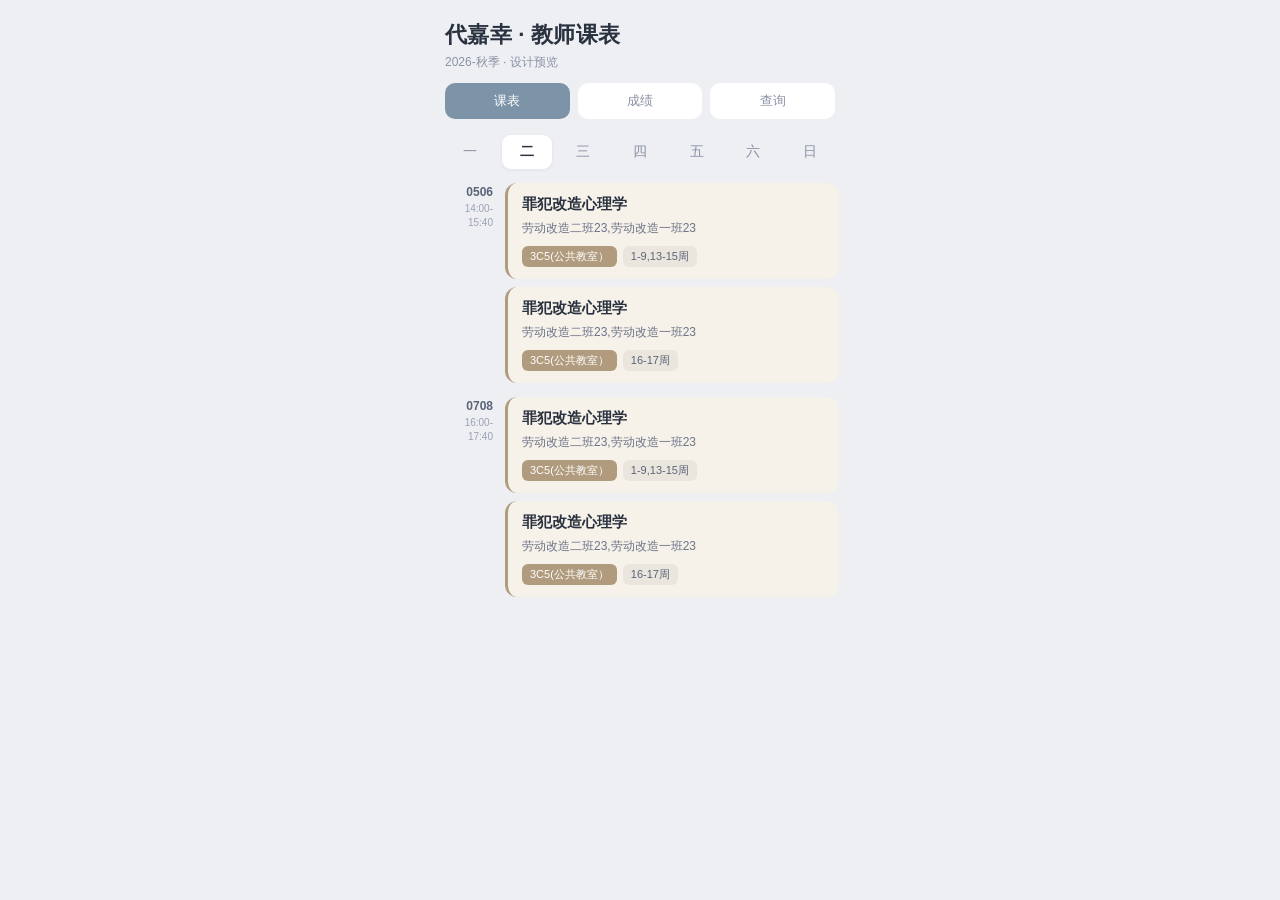
<file: docs/design/官网适配设计预览v1.html>
<!DOCTYPE html><html lang="zh"><head><meta charset="utf-8"><meta name="viewport" content="width=device-width,initial-scale=1">
<title>官网适配设计预览</title><style>
*{box-sizing:border-box;margin:0;padding:0}
body{background:#EDEFF3;font-family:-apple-system,"PingFang SC","Microsoft YaHei",sans-serif;color:#2A3240;-webkit-font-smoothing:antialiased}
.wrap{max-width:430px;margin:0 auto;min-height:100vh;background:#EDEFF3;padding-bottom:40px}
.top{padding:20px 20px 12px}
.top h1{font-size:22px;font-weight:600;letter-spacing:.3px}
.top .sub{font-size:12px;color:#8A92A6;margin-top:4px}
.nav{display:flex;gap:8px;padding:0 20px 16px}
.nav button{flex:1;border:0;background:#fff;color:#8A92A6;font-size:13px;padding:9px 0;border-radius:10px}
.nav button.active{background:#7C93A8;color:#fff}
.page{display:none}.page.show{display:block}
.day-tabs{display:flex;gap:6px;padding:0 20px 14px}
.day-tab{flex:1;border:0;background:transparent;color:#8A92A6;font-size:14px;padding:8px 0;border-radius:9px}
.day-tab.active{background:#fff;color:#2A3240;font-weight:600;box-shadow:0 1px 4px rgba(20,30,50,.06)}
.day-page{display:none;padding:0 16px}.day-page.show{display:block}
.slot{display:flex;gap:12px;margin-bottom:14px}
.slot-time{width:52px;flex-shrink:0;padding-top:2px;text-align:right}
.slot-time .p{font-size:12px;font-weight:600;color:#5A6478}
.slot-time .t{font-size:10px;color:#9AA3B5;margin-top:3px;line-height:1.4}
.slot-body{flex:1;display:flex;flex-direction:column;gap:8px}
.course{background:var(--bg);border-left:3px solid var(--fg);border-radius:12px;padding:12px 14px}
.c-name{font-size:15px;font-weight:600;color:#2A3240}
.c-cls{font-size:12px;color:#6B7488;margin-top:5px;line-height:1.5}
.c-meta{display:flex;gap:6px;margin-top:9px;flex-wrap:wrap}
.chip{font-size:11px;background:var(--fg);color:#fff;padding:3px 8px;border-radius:6px}
.chip.ghost{background:rgba(0,0,0,.05);color:#5A6478}
.empty{text-align:center;color:#9AA3B5;font-size:13px;padding:50px 0}
.score-card{background:#fff;border-radius:14px;padding:14px 16px;margin:0 16px 10px;display:flex;align-items:center;justify-content:space-between}
.sc-name{font-size:15px;font-weight:600}
.sc-sub{font-size:12px;color:#8A92A6;margin-top:5px}
.sc-score{font-size:24px;font-weight:600;color:#7C93A8;font-variant-numeric:tabular-nums}
.form-card{background:#fff;border-radius:16px;margin:0 16px;padding:4px 16px}
.field{padding:14px 0;border-bottom:1px solid #F0F1F5}
.field:last-child{border:0}
.field label{font-size:12px;color:#8A92A6;display:block;margin-bottom:8px}
.fake-ctl{font-size:15px;display:flex;justify-content:space-between;align-items:center;color:#2A3240}
.caret{color:#B4BCCB;font-size:18px}
.submit{margin:20px 16px 0;background:#7C93A8;color:#fff;text-align:center;padding:15px;border-radius:14px;font-size:16px;font-weight:600}
</style></head><body><div class="wrap">
<div class="top"><h1>代嘉幸 · 教师课表</h1><div class="sub">2026-秋季 · 设计预览</div></div>
<div class="nav"><button class="active" data-t="0">课表</button><button data-t="1">成绩</button><button data-t="2">查询</button></div>
<div class="page show" data-p="0"><div class="day-tabs"><button class="day-tab" data-day="0">一</button><button class="day-tab active" data-day="1">二</button><button class="day-tab" data-day="2">三</button><button class="day-tab" data-day="3">四</button><button class="day-tab" data-day="4">五</button><button class="day-tab" data-day="5">六</button><button class="day-tab" data-day="6">日</button></div><div class="day-page" data-page="0"><div class="slot"><div class="slot-time"><div class="p">0910</div><div class="t">19:00-20:40</div></div><div class="slot-body"><div class="course" style="--fg:#B09B7E;--bg:#F6F1E9">
<div class="c-name">罪犯改造心理学</div>
<div class="c-cls">涉外法治班24,心理矫治班24</div>
<div class="c-meta"><span class="chip">3C5(公共教室）</span><span class="chip ghost">13-14周</span></div></div></div></div><div class="slot"><div class="slot-time"><div class="p">11</div><div class="t">20:50-21:30</div></div><div class="slot-body"><div class="course" style="--fg:#B09B7E;--bg:#F6F1E9">
<div class="c-name">罪犯改造心理学</div>
<div class="c-cls">涉外法治班24,心理矫治班24</div>
<div class="c-meta"><span class="chip">3C5(公共教室）</span><span class="chip ghost">13-14周</span></div></div></div></div></div><div class="day-page show" data-page="1"><div class="slot"><div class="slot-time"><div class="p">0506</div><div class="t">14:00-15:40</div></div><div class="slot-body"><div class="course" style="--fg:#B09B7E;--bg:#F6F1E9">
<div class="c-name">罪犯改造心理学</div>
<div class="c-cls">劳动改造二班23,劳动改造一班23</div>
<div class="c-meta"><span class="chip">3C5(公共教室）</span><span class="chip ghost">1-9,13-15周</span></div></div><div class="course" style="--fg:#B09B7E;--bg:#F6F1E9">
<div class="c-name">罪犯改造心理学</div>
<div class="c-cls">劳动改造二班23,劳动改造一班23</div>
<div class="c-meta"><span class="chip">3C5(公共教室）</span><span class="chip ghost">16-17周</span></div></div></div></div><div class="slot"><div class="slot-time"><div class="p">0708</div><div class="t">16:00-17:40</div></div><div class="slot-body"><div class="course" style="--fg:#B09B7E;--bg:#F6F1E9">
<div class="c-name">罪犯改造心理学</div>
<div class="c-cls">劳动改造二班23,劳动改造一班23</div>
<div class="c-meta"><span class="chip">3C5(公共教室）</span><span class="chip ghost">1-9,13-15周</span></div></div><div class="course" style="--fg:#B09B7E;--bg:#F6F1E9">
<div class="c-name">罪犯改造心理学</div>
<div class="c-cls">劳动改造二班23,劳动改造一班23</div>
<div class="c-meta"><span class="chip">3C5(公共教室）</span><span class="chip ghost">16-17周</span></div></div></div></div></div><div class="day-page" data-page="2"><div class="slot"><div class="slot-time"><div class="p">0506</div><div class="t">14:00-15:40</div></div><div class="slot-body"><div class="course" style="--fg:#B09B7E;--bg:#F6F1E9">
<div class="c-name">罪犯改造心理学</div>
<div class="c-cls">涉外法治班24,心理矫治班24</div>
<div class="c-meta"><span class="chip">3C2(公共教室）</span><span class="chip ghost">1-9,12-15周</span></div></div><div class="course" style="--fg:#B09B7E;--bg:#F6F1E9">
<div class="c-name">罪犯改造心理学</div>
<div class="c-cls">涉外法治班24,心理矫治班24</div>
<div class="c-meta"><span class="chip">3C2(公共教室）</span><span class="chip ghost">16-17周</span></div></div></div></div><div class="slot"><div class="slot-time"><div class="p">0708</div><div class="t">16:00-17:40</div></div><div class="slot-body"><div class="course" style="--fg:#B09B7E;--bg:#F6F1E9">
<div class="c-name">罪犯改造心理学</div>
<div class="c-cls">涉外法治班24,心理矫治班24</div>
<div class="c-meta"><span class="chip">3C2(公共教室）</span><span class="chip ghost">1-9,12-15周</span></div></div><div class="course" style="--fg:#B09B7E;--bg:#F6F1E9">
<div class="c-name">罪犯改造心理学</div>
<div class="c-cls">涉外法治班24,心理矫治班24</div>
<div class="c-meta"><span class="chip">3C2(公共教室）</span><span class="chip ghost">16-17周</span></div></div></div></div></div><div class="day-page" data-page="3"><div class="slot"><div class="slot-time"><div class="p">0304</div><div class="t">10:00-11:40</div></div><div class="slot-body"><div class="course" style="--fg:#A38F7E;--bg:#F4F0EB">
<div class="c-name">教育心理学</div>
<div class="c-cls">(分组01)</div>
<div class="c-meta"><span class="chip">代嘉幸 (1-9,12-17周)</span><span class="chip ghost"></span></div></div></div></div><div class="slot"><div class="slot-time"><div class="p">0708</div><div class="t">16:00-17:40</div></div><div class="slot-body"><div class="course" style="--fg:#968FAC;--bg:#F1EFF5">
<div class="c-name">社会心理学</div>
<div class="c-cls">心理矫治班25</div>
<div class="c-meta"><span class="chip">3-307（25心理矫治班）</span><span class="chip ghost">1-9,12-15周</span></div></div><div class="course" style="--fg:#968FAC;--bg:#F1EFF5">
<div class="c-name">社会心理学</div>
<div class="c-cls">心理矫治班25</div>
<div class="c-meta"><span class="chip">3-307（25心理矫治班）</span><span class="chip ghost">16-17周</span></div></div></div></div><div class="slot"><div class="slot-time"><div class="p">0910</div><div class="t">19:00-20:40</div></div><div class="slot-body"><div class="course" style="--fg:#B09B7E;--bg:#F6F1E9">
<div class="c-name">罪犯改造心理学</div>
<div class="c-cls">监狱学二班24,监狱学一班24</div>
<div class="c-meta"><span class="chip">3C6(公共教室）</span><span class="chip ghost">1-9,12-15周</span></div></div><div class="course" style="--fg:#B09B7E;--bg:#F6F1E9">
<div class="c-name">罪犯改造心理学</div>
<div class="c-cls">监狱学二班24,监狱学一班24</div>
<div class="c-meta"><span class="chip">3C6(公共教室）</span><span class="chip ghost">16-17周</span></div></div></div></div><div class="slot"><div class="slot-time"><div class="p">11</div><div class="t">20:50-21:30</div></div><div class="slot-body"><div class="course" style="--fg:#B09B7E;--bg:#F6F1E9">
<div class="c-name">罪犯改造心理学</div>
<div class="c-cls">监狱学二班24,监狱学一班24</div>
<div class="c-meta"><span class="chip">3C6(公共教室）</span><span class="chip ghost">1-9,12-15周</span></div></div><div class="course" style="--fg:#B09B7E;--bg:#F6F1E9">
<div class="c-name">罪犯改造心理学</div>
<div class="c-cls">监狱学二班24,监狱学一班24</div>
<div class="c-meta"><span class="chip">3C6(公共教室）</span><span class="chip ghost">16-17周</span></div></div></div></div></div><div class="day-page" data-page="4"><div class="slot"><div class="slot-time"><div class="p">0506</div><div class="t">14:00-15:40</div></div><div class="slot-body"><div class="course" style="--fg:#A38F7E;--bg:#F4F0EB">
<div class="c-name">教育心理学</div>
<div class="c-cls">(分组01)</div>
<div class="c-meta"><span class="chip">代嘉幸 (15-16周)</span><span class="chip ghost"></span></div></div></div></div><div class="slot"><div class="slot-time"><div class="p">0910</div><div class="t">19:00-20:40</div></div><div class="slot-body"><div class="course" style="--fg:#B09B7E;--bg:#F6F1E9">
<div class="c-name">罪犯改造心理学</div>
<div class="c-cls">劳动改造二班23,劳动改造一班23</div>
<div class="c-meta"><span class="chip">3C5(公共教室）</span><span class="chip ghost">12-14周</span></div></div></div></div><div class="slot"><div class="slot-time"><div class="p">11</div><div class="t">20:50-21:30</div></div><div class="slot-body"><div class="course" style="--fg:#B09B7E;--bg:#F6F1E9">
<div class="c-name">罪犯改造心理学</div>
<div class="c-cls">劳动改造二班23,劳动改造一班23</div>
<div class="c-meta"><span class="chip">3C5(公共教室）</span><span class="chip ghost">12-14周</span></div></div></div></div></div><div class="day-page" data-page="5"><div class="slot"><div class="slot-time"><div class="p">0102</div><div class="t">08:00-09:40</div></div><div class="slot-body"><div class="course" style="--fg:#968FAC;--bg:#F1EFF5">
<div class="c-name">社会心理学</div>
<div class="c-cls">心理矫治班25</div>
<div class="c-meta"><span class="chip">3-307（25心理矫治班）</span><span class="chip ghost">7-8周</span></div></div></div></div><div class="slot"><div class="slot-time"><div class="p">0506</div><div class="t">14:00-15:40</div></div><div class="slot-body"><div class="course" style="--fg:#B09B7E;--bg:#F6F1E9">
<div class="c-name">罪犯改造心理学</div>
<div class="c-cls">监狱学二班24,监狱学一班24</div>
<div class="c-meta"><span class="chip">3C5(公共教室）</span><span class="chip ghost">13-14周</span></div></div></div></div><div class="slot"><div class="slot-time"><div class="p">0708</div><div class="t">16:00-17:40</div></div><div class="slot-body"><div class="course" style="--fg:#B09B7E;--bg:#F6F1E9">
<div class="c-name">罪犯改造心理学</div>
<div class="c-cls">监狱学二班24,监狱学一班24</div>
<div class="c-meta"><span class="chip">3C5(公共教室）</span><span class="chip ghost">13-14周</span></div></div></div></div></div><div class="day-page" data-page="6"><div class="empty">这一天没有课</div></div></div>
<div class="page" data-p="1"><div class="score-card"><div class="sc-main"><div class="sc-name">法律逻辑学</div><div class="sc-sub">2024-秋季 · 3学分 · 考试</div></div><div class="sc-score">82</div></div><div class="score-card"><div class="sc-main"><div class="sc-name">大学英语(一)</div><div class="sc-sub">2024-秋季 · 3学分 · 考试</div></div><div class="sc-score">68</div></div><div class="score-card"><div class="sc-main"><div class="sc-name">大学语文</div><div class="sc-sub">2024-秋季 · 3学分 · 考试</div></div><div class="sc-score">61</div></div><div class="score-card"><div class="sc-main"><div class="sc-name">警察体育基础（一）</div><div class="sc-sub">2024-秋季 · 1学分 · 考查</div></div><div class="sc-score">良</div></div><div class="score-card"><div class="sc-main"><div class="sc-name">军事理论</div><div class="sc-sub">2024-秋季 · 1学分 · 考查</div></div><div class="sc-score">中</div></div><div class="score-card"><div class="sc-main"><div class="sc-name">军事训练</div><div class="sc-sub">2024-秋季 · 2学分 · 考查</div></div><div class="sc-score">中</div></div><div class="score-card"><div class="sc-main"><div class="sc-name">思想道德修养</div><div class="sc-sub">2024-秋季 · 2学分 · 考查</div></div><div class="sc-score">及格</div></div><div class="score-card"><div class="sc-main"><div class="sc-name">中国近现代史纲要</div><div class="sc-sub">2024-秋季 · 3学分 · 考查</div></div><div class="sc-score">良</div></div><div class="score-card"><div class="sc-main"><div class="sc-name">国家安全教育</div><div class="sc-sub">2024-秋季 · 1学分 · 考查</div></div><div class="sc-score">优</div></div><div class="score-card"><div class="sc-main"><div class="sc-name">伦理学</div><div class="sc-sub">2024-秋季 · 2学分 · 考查</div></div><div class="sc-score">中</div></div><div class="score-card"><div class="sc-main"><div class="sc-name">人体解剖学</div><div class="sc-sub">2024-秋季 · 2学分 · 考查</div></div><div class="sc-score">良</div></div><div class="score-card"><div class="sc-main"><div class="sc-name">大学生心理健康教育(限选)</div><div class="sc-sub">2024-秋季 · 1学分 · 考查</div></div><div class="sc-score">及格</div></div></div>
<div class="page" data-p="2"><div class="form-card"><div class="field"><label>学年学期</label><div class="fake-ctl">2026-秋季<span class="caret">›</span></div></div><div class="field"><label>时间模式</label><div class="fake-ctl">默认节次模式<span class="caret">›</span></div></div><div class="field"><label>教师所属院系</label><div class="fake-ctl">请选择上课院系<span class="caret">›</span></div></div><div class="field"><label>职称</label><div class="fake-ctl">-请选择-<span class="caret">›</span></div></div><div class="field"><label>授课教师</label><div class="fake-ctl">请输入<span class="caret">›</span></div></div><div class="field"><label>周次</label><div class="fake-ctl">-请选择-<span class="caret">›</span></div></div><div class="field"><label>星期</label><div class="fake-ctl">-请选择-<span class="caret">›</span></div></div><div class="field"><label>节次</label><div class="fake-ctl">-请选择-<span class="caret">›</span></div></div></div><div class="submit">查询课表</div></div>
</div><script>
document.querySelectorAll('.nav button').forEach(b=>b.onclick=()=>{
document.querySelectorAll('.nav button').forEach(x=>x.classList.remove('active'));b.classList.add('active');
document.querySelectorAll('.page').forEach(p=>p.classList.toggle('show',p.dataset.p===b.dataset.t));});
document.querySelectorAll('.day-tab').forEach(b=>b.onclick=()=>{
document.querySelectorAll('.day-tab').forEach(x=>x.classList.remove('active'));b.classList.add('active');
document.querySelectorAll('.day-page').forEach(p=>p.classList.toggle('show',p.dataset.page===b.dataset.day));});
</script></body></html>
</file>
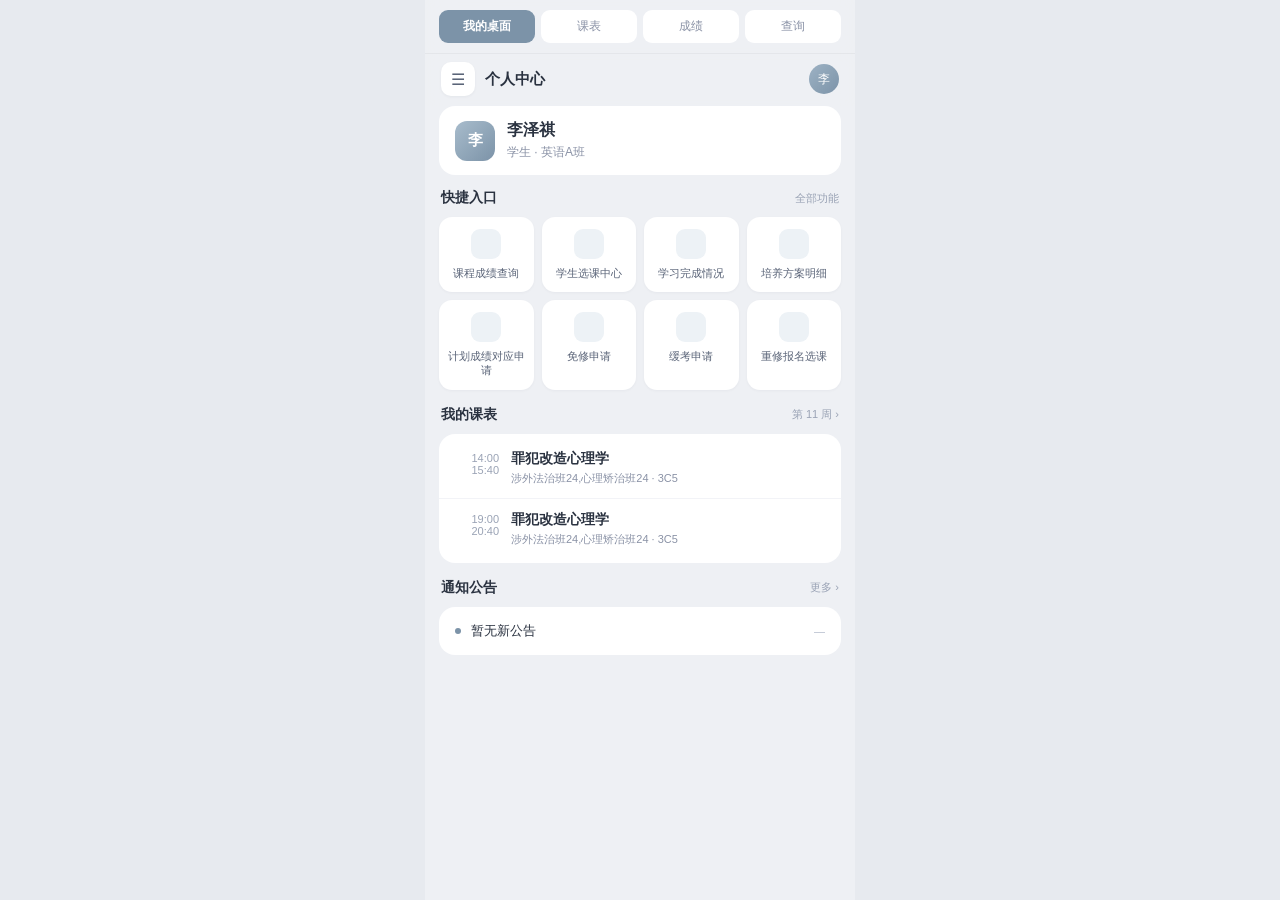
<file: docs/design/官网适配设计预览v2.html>
<!DOCTYPE html><html lang="zh"><head><meta charset="utf-8"><meta name="viewport" content="width=device-width,initial-scale=1,viewport-fit=cover">
<title>CICP 官网适配设计预览 v2</title><style>
*{margin:0;padding:0;box-sizing:border-box;-webkit-tap-highlight-color:transparent}
body{background:#E7EAEF;font-family:-apple-system,"PingFang SC","Microsoft YaHei",sans-serif;color:#2A3240;-webkit-font-smoothing:antialiased}
.wrap{max-width:430px;margin:0 auto;min-height:100vh;background:#EEF0F4;position:relative;overflow-x:hidden}
.tabs{position:sticky;top:0;z-index:3;display:flex;gap:6px;padding:10px 14px;background:rgba(238,240,244,.92);backdrop-filter:blur(14px);border-bottom:1px solid rgba(0,0,0,.04)}
.tabs button{flex:1;border:0;background:#fff;color:#8A92A6;font-size:12px;padding:8px 0;border-radius:9px}
.tabs button.on{background:#7C93A8;color:#fff;font-weight:600}
.page{display:none;padding-bottom:30px}.page.on{display:block}
/* ---- 主框架 ---- */
.navbar{position:sticky;top:49px;z-index:2;display:flex;align-items:center;gap:10px;padding:8px 16px 10px;background:rgba(238,240,244,.92);backdrop-filter:blur(14px)}
.hb{width:34px;height:34px;border-radius:10px;background:#fff;display:flex;align-items:center;justify-content:center;font-size:16px;color:#5A6478;box-shadow:0 1px 3px rgba(20,30,50,.05)}
.nb-t{font-size:15px;font-weight:600;flex:1}
.ava{width:30px;height:30px;border-radius:50%;background:linear-gradient(135deg,#9DB2C4,#7C93A8);color:#fff;font-size:12px;display:flex;align-items:center;justify-content:center}
.userbar{margin:0 14px 14px;background:#fff;border-radius:16px;padding:14px 16px;display:flex;align-items:center;gap:12px}
.ub-ava{width:40px;height:40px;border-radius:12px;background:linear-gradient(135deg,#A8BCCC,#7C93A8);color:#fff;font-size:15px;display:flex;align-items:center;justify-content:center;font-weight:600}
.ub-n{font-size:16px;font-weight:600}.ub-s{font-size:12px;color:#8A92A6;margin-top:3px}
.sec{margin:0 14px 16px}
.sec-h{display:flex;align-items:center;justify-content:space-between;margin:0 2px 10px}
.sec-h b{font-size:14px;font-weight:600}.sec-h span{font-size:11px;color:#9AA3B5}
.qgrid{display:grid;grid-template-columns:repeat(4,1fr);gap:8px}
.quick{background:#fff;border-radius:13px;padding:12px 6px;text-align:center;box-shadow:0 1px 3px rgba(20,30,50,.04)}
.qi{width:30px;height:30px;border-radius:9px;background:#EDF2F6;margin:0 auto 7px;display:flex;align-items:center;justify-content:center;font-size:13px;color:#7C93A8}
.quick span{font-size:10.5px;color:#5A6478;line-height:1.35;display:block}
.mylist{background:#fff;border-radius:16px;padding:4px 0}
.myrow{display:flex;gap:12px;padding:12px 16px;border-bottom:1px solid #F2F3F7}
.myrow:last-child{border:0}
.myt{width:44px;flex-shrink:0;text-align:right;font-size:11px;color:#9AA3B5;padding-top:2px}
.myc{flex:1;font-size:14px;font-weight:600}.myd{font-size:11px;color:#8A92A6;margin-top:3px;font-weight:400}
.notice{background:#fff;border-radius:16px;padding:2px 0}
.nrow{display:flex;align-items:center;gap:10px;padding:13px 16px;border-bottom:1px solid #F2F3F7;font-size:13px}
.nrow:last-child{border:0}.ndot{width:6px;height:6px;border-radius:50%;background:#7C93A8;flex-shrink:0}
.nrow span{flex:1}.nt{font-size:11px;color:#B4BCCB}
/* ---- 抽屉 ---- */
.mask{position:fixed;inset:0;background:rgba(20,30,50,.32);opacity:0;pointer-events:none;transition:.26s;z-index:9}
.mask.on{opacity:1;pointer-events:auto}
.drawer{position:fixed;top:0;left:0;bottom:0;width:78%;max-width:320px;background:#fff;z-index:10;transform:translateX(-102%);transition:transform .28s cubic-bezier(.32,.72,0,1);border-radius:0 18px 18px 0;overflow-y:auto;padding-bottom:24px}
.drawer.on{transform:none}
.dr-top{padding:18px 18px 12px;display:flex;align-items:center;justify-content:space-between}
.dr-top b{font-size:17px}.dr-x{color:#9AA3B5;font-size:18px;padding:0 4px}
.dr-search{margin:0 14px 12px;background:#F2F4F8;border-radius:11px;padding:10px 13px;font-size:12.5px;color:#9AA3B5}
.drawer-group{border-top:1px solid #F2F3F7}
.drawer-head{display:flex;align-items:center;gap:8px;padding:14px 18px;font-size:14.5px;font-weight:500;cursor:pointer}
.drawer-head span:first-child{flex:1}
.drawer-head em{font-style:normal;font-size:10.5px;color:#B4BCCB;background:#F2F4F8;padding:2px 7px;border-radius:6px}
.arrow{color:#C3C9D4;font-size:15px;transition:.2s}
.drawer-sub{max-height:0;overflow:hidden;transition:max-height .26s ease}
.drawer-sub.open{max-height:400px}
.drawer-item{padding:11px 18px 11px 36px;font-size:13px;color:#5A6478}
/* ---- 课表 ---- */
.dtabs{display:flex;gap:5px;padding:4px 14px 12px}
.dt{flex:1;border:0;background:transparent;color:#8A92A6;font-size:13.5px;padding:8px 0;border-radius:9px}
.dt.on{background:#fff;color:#2A3240;font-weight:600;box-shadow:0 1px 4px rgba(20,30,50,.05)}
.dpage{display:none;padding:0 14px}.dpage.on{display:block}
.slot{display:flex;gap:11px;margin-bottom:12px}
.st{width:50px;flex-shrink:0;text-align:right;padding-top:1px}
.st b{font-size:11.5px;color:#5A6478;font-weight:600;display:block}
.st i{font-size:9.5px;color:#A8B0BF;font-style:normal;display:block;margin-top:3px;line-height:1.35}
.sb{flex:1;display:flex;flex-direction:column;gap:7px}
.course{background:var(--bg);border-left:3px solid var(--fg);border-radius:12px;padding:11px 13px}
.cn2{font-size:14.5px;font-weight:600}
.cc{font-size:11.5px;color:#6B7488;margin-top:4px;line-height:1.5}
.cm{display:flex;gap:5px;margin-top:8px;flex-wrap:wrap}
.chip{font-size:10.5px;background:var(--fg);color:#fff;padding:2.5px 7px;border-radius:6px}
.chip.g{background:rgba(0,0,0,.05);color:#5A6478}
.empty{text-align:center;color:#A8B0BF;font-size:13px;padding:46px 0}
/* ---- 成绩 ---- */
.scorecard{background:#fff;border-radius:14px;padding:14px 16px;margin:0 14px 9px;display:flex;align-items:center;justify-content:space-between}
.sn{font-size:14.5px;font-weight:600}.ss{font-size:11.5px;color:#8A92A6;margin-top:4px}
.sv{font-size:23px;font-weight:600;color:#7C93A8;font-variant-numeric:tabular-nums}
/* ---- 表单 ---- */
.formcard{background:#fff;border-radius:16px;margin:0 14px;padding:2px 16px}
.field{padding:13px 0;border-bottom:1px solid #F2F3F7}.field:last-child{border:0}
.field label{font-size:11.5px;color:#8A92A6;display:block;margin-bottom:7px}
.ctl{font-size:14.5px;display:flex;justify-content:space-between;align-items:center}
.car{color:#C3C9D4;font-size:17px}
.submit{margin:18px 14px 0;background:#7C93A8;color:#fff;text-align:center;padding:14px;border-radius:14px;font-size:15px;font-weight:600}
</style></head><body><div class="wrap">
<div class="tabs"><button class="on" data-t="0">我的桌面</button><button data-t="1">课表</button><button data-t="2">成绩</button><button data-t="3">查询</button></div>

<div class="page on" data-p="0">
<div class="navbar"><div class="hb" onclick="dr(1)">☰</div><div class="nb-t">个人中心</div><div class="ava">李</div></div>
<div class="userbar"><div class="ub-ava">李</div><div><div class="ub-n">李泽祺</div><div class="ub-s">学生 · 英语A班</div></div></div>
<div class="sec"><div class="sec-h"><b>快捷入口</b><span>全部功能</span></div><div class="qgrid"><div class="quick"><div class="qi"></div><span>课程成绩查询</span></div><div class="quick"><div class="qi"></div><span>学生选课中心</span></div><div class="quick"><div class="qi"></div><span>学习完成情况</span></div><div class="quick"><div class="qi"></div><span>培养方案明细</span></div><div class="quick"><div class="qi"></div><span>计划成绩对应申请</span></div><div class="quick"><div class="qi"></div><span>免修申请</span></div><div class="quick"><div class="qi"></div><span>缓考申请</span></div><div class="quick"><div class="qi"></div><span>重修报名选课</span></div></div></div>
<div class="sec"><div class="sec-h"><b>我的课表</b><span>第 11 周 ›</span></div><div class="mylist"><div class="myrow"><div class="myt">14:00<br>15:40</div><div><div class="myc">罪犯改造心理学<div class="myd">涉外法治班24,心理矫治班24 · 3C5</div></div></div></div><div class="myrow"><div class="myt">19:00<br>20:40</div><div><div class="myc">罪犯改造心理学<div class="myd">涉外法治班24,心理矫治班24 · 3C5</div></div></div></div></div></div>
<div class="sec"><div class="sec-h"><b>通知公告</b><span>更多 ›</span></div><div class="notice"><div class="nrow"><div class="ndot"></div><span>暂无新公告</span><div class="nt">—</div></div></div></div>
</div>

<div class="page" data-p="1"><div class="dtabs"><button class="dt" data-d="0">一</button><button class="dt on" data-d="1">二</button><button class="dt" data-d="2">三</button><button class="dt" data-d="3">四</button><button class="dt" data-d="4">五</button><button class="dt" data-d="5">六</button><button class="dt" data-d="6">日</button></div><div class="dpage" data-p="0"><div class="slot"><div class="st"><b>0910</b><i>19:00-20:40</i></div><div class="sb"><div class="course" style="--fg:#B09B7E;--bg:#F6F1E9"><div class="cn2">罪犯改造心理学</div><div class="cc">涉外法治班24,心理矫治班24</div><div class="cm"><span class="chip">3C5(公共教室）</span><span class="chip g">13-14周</span></div></div></div></div><div class="slot"><div class="st"><b>11</b><i>20:50-21:30</i></div><div class="sb"><div class="course" style="--fg:#B09B7E;--bg:#F6F1E9"><div class="cn2">罪犯改造心理学</div><div class="cc">涉外法治班24,心理矫治班24</div><div class="cm"><span class="chip">3C5(公共教室）</span><span class="chip g">13-14周</span></div></div></div></div></div><div class="dpage on" data-p="1"><div class="slot"><div class="st"><b>0506</b><i>14:00-15:40</i></div><div class="sb"><div class="course" style="--fg:#B09B7E;--bg:#F6F1E9"><div class="cn2">罪犯改造心理学</div><div class="cc">劳动改造二班23,劳动改造一班23</div><div class="cm"><span class="chip">3C5(公共教室）</span><span class="chip g">1-9,13-15周</span></div></div><div class="course" style="--fg:#B09B7E;--bg:#F6F1E9"><div class="cn2">罪犯改造心理学</div><div class="cc">劳动改造二班23,劳动改造一班23</div><div class="cm"><span class="chip">3C5(公共教室）</span><span class="chip g">16-17周</span></div></div></div></div><div class="slot"><div class="st"><b>0708</b><i>16:00-17:40</i></div><div class="sb"><div class="course" style="--fg:#B09B7E;--bg:#F6F1E9"><div class="cn2">罪犯改造心理学</div><div class="cc">劳动改造二班23,劳动改造一班23</div><div class="cm"><span class="chip">3C5(公共教室）</span><span class="chip g">1-9,13-15周</span></div></div><div class="course" style="--fg:#B09B7E;--bg:#F6F1E9"><div class="cn2">罪犯改造心理学</div><div class="cc">劳动改造二班23,劳动改造一班23</div><div class="cm"><span class="chip">3C5(公共教室）</span><span class="chip g">16-17周</span></div></div></div></div></div><div class="dpage" data-p="2"><div class="slot"><div class="st"><b>0506</b><i>14:00-15:40</i></div><div class="sb"><div class="course" style="--fg:#B09B7E;--bg:#F6F1E9"><div class="cn2">罪犯改造心理学</div><div class="cc">涉外法治班24,心理矫治班24</div><div class="cm"><span class="chip">3C2(公共教室）</span><span class="chip g">1-9,12-15周</span></div></div><div class="course" style="--fg:#B09B7E;--bg:#F6F1E9"><div class="cn2">罪犯改造心理学</div><div class="cc">涉外法治班24,心理矫治班24</div><div class="cm"><span class="chip">3C2(公共教室）</span><span class="chip g">16-17周</span></div></div></div></div><div class="slot"><div class="st"><b>0708</b><i>16:00-17:40</i></div><div class="sb"><div class="course" style="--fg:#B09B7E;--bg:#F6F1E9"><div class="cn2">罪犯改造心理学</div><div class="cc">涉外法治班24,心理矫治班24</div><div class="cm"><span class="chip">3C2(公共教室）</span><span class="chip g">1-9,12-15周</span></div></div><div class="course" style="--fg:#B09B7E;--bg:#F6F1E9"><div class="cn2">罪犯改造心理学</div><div class="cc">涉外法治班24,心理矫治班24</div><div class="cm"><span class="chip">3C2(公共教室）</span><span class="chip g">16-17周</span></div></div></div></div></div><div class="dpage" data-p="3"><div class="slot"><div class="st"><b>0304</b><i>10:00-11:40</i></div><div class="sb"><div class="course" style="--fg:#7C93A8;--bg:#EDF2F6"><div class="cn2">教育心理学</div><div class="cc">(分组01)</div><div class="cm"><span class="chip">代嘉幸 (1-9,12-17周)</span><span class="chip g"></span></div></div></div></div><div class="slot"><div class="st"><b>0708</b><i>16:00-17:40</i></div><div class="sb"><div class="course" style="--fg:#968FAC;--bg:#F1EFF5"><div class="cn2">社会心理学</div><div class="cc">心理矫治班25</div><div class="cm"><span class="chip">3-307（25心理矫治班）</span><span class="chip g">1-9,12-15周</span></div></div><div class="course" style="--fg:#968FAC;--bg:#F1EFF5"><div class="cn2">社会心理学</div><div class="cc">心理矫治班25</div><div class="cm"><span class="chip">3-307（25心理矫治班）</span><span class="chip g">16-17周</span></div></div></div></div><div class="slot"><div class="st"><b>0910</b><i>19:00-20:40</i></div><div class="sb"><div class="course" style="--fg:#B09B7E;--bg:#F6F1E9"><div class="cn2">罪犯改造心理学</div><div class="cc">监狱学二班24,监狱学一班24</div><div class="cm"><span class="chip">3C6(公共教室）</span><span class="chip g">1-9,12-15周</span></div></div><div class="course" style="--fg:#B09B7E;--bg:#F6F1E9"><div class="cn2">罪犯改造心理学</div><div class="cc">监狱学二班24,监狱学一班24</div><div class="cm"><span class="chip">3C6(公共教室）</span><span class="chip g">16-17周</span></div></div></div></div><div class="slot"><div class="st"><b>11</b><i>20:50-21:30</i></div><div class="sb"><div class="course" style="--fg:#B09B7E;--bg:#F6F1E9"><div class="cn2">罪犯改造心理学</div><div class="cc">监狱学二班24,监狱学一班24</div><div class="cm"><span class="chip">3C6(公共教室）</span><span class="chip g">1-9,12-15周</span></div></div><div class="course" style="--fg:#B09B7E;--bg:#F6F1E9"><div class="cn2">罪犯改造心理学</div><div class="cc">监狱学二班24,监狱学一班24</div><div class="cm"><span class="chip">3C6(公共教室）</span><span class="chip g">16-17周</span></div></div></div></div></div><div class="dpage" data-p="4"><div class="slot"><div class="st"><b>0506</b><i>14:00-15:40</i></div><div class="sb"><div class="course" style="--fg:#7C93A8;--bg:#EDF2F6"><div class="cn2">教育心理学</div><div class="cc">(分组01)</div><div class="cm"><span class="chip">代嘉幸 (15-16周)</span><span class="chip g"></span></div></div></div></div><div class="slot"><div class="st"><b>0910</b><i>19:00-20:40</i></div><div class="sb"><div class="course" style="--fg:#B09B7E;--bg:#F6F1E9"><div class="cn2">罪犯改造心理学</div><div class="cc">劳动改造二班23,劳动改造一班23</div><div class="cm"><span class="chip">3C5(公共教室）</span><span class="chip g">12-14周</span></div></div></div></div><div class="slot"><div class="st"><b>11</b><i>20:50-21:30</i></div><div class="sb"><div class="course" style="--fg:#B09B7E;--bg:#F6F1E9"><div class="cn2">罪犯改造心理学</div><div class="cc">劳动改造二班23,劳动改造一班23</div><div class="cm"><span class="chip">3C5(公共教室）</span><span class="chip g">12-14周</span></div></div></div></div></div><div class="dpage" data-p="5"><div class="slot"><div class="st"><b>0102</b><i>08:00-09:40</i></div><div class="sb"><div class="course" style="--fg:#968FAC;--bg:#F1EFF5"><div class="cn2">社会心理学</div><div class="cc">心理矫治班25</div><div class="cm"><span class="chip">3-307（25心理矫治班）</span><span class="chip g">7-8周</span></div></div></div></div><div class="slot"><div class="st"><b>0506</b><i>14:00-15:40</i></div><div class="sb"><div class="course" style="--fg:#B09B7E;--bg:#F6F1E9"><div class="cn2">罪犯改造心理学</div><div class="cc">监狱学二班24,监狱学一班24</div><div class="cm"><span class="chip">3C5(公共教室）</span><span class="chip g">13-14周</span></div></div></div></div><div class="slot"><div class="st"><b>0708</b><i>16:00-17:40</i></div><div class="sb"><div class="course" style="--fg:#B09B7E;--bg:#F6F1E9"><div class="cn2">罪犯改造心理学</div><div class="cc">监狱学二班24,监狱学一班24</div><div class="cm"><span class="chip">3C5(公共教室）</span><span class="chip g">13-14周</span></div></div></div></div></div><div class="dpage" data-p="6"><div class="empty">这天没有课</div></div></div>
<div class="page" data-p="2"><div class="scorecard"><div><div class="sn">法律逻辑学</div><div class="ss">2024-秋季 · 3学分 · 考试</div></div><div class="sv">82</div></div><div class="scorecard"><div><div class="sn">大学英语(一)</div><div class="ss">2024-秋季 · 3学分 · 考试</div></div><div class="sv">68</div></div><div class="scorecard"><div><div class="sn">大学语文</div><div class="ss">2024-秋季 · 3学分 · 考试</div></div><div class="sv">61</div></div><div class="scorecard"><div><div class="sn">警察体育基础（一）</div><div class="ss">2024-秋季 · 1学分 · 考查</div></div><div class="sv">良</div></div><div class="scorecard"><div><div class="sn">军事理论</div><div class="ss">2024-秋季 · 1学分 · 考查</div></div><div class="sv">中</div></div><div class="scorecard"><div><div class="sn">军事训练</div><div class="ss">2024-秋季 · 2学分 · 考查</div></div><div class="sv">中</div></div><div class="scorecard"><div><div class="sn">思想道德修养</div><div class="ss">2024-秋季 · 2学分 · 考查</div></div><div class="sv">及格</div></div><div class="scorecard"><div><div class="sn">中国近现代史纲要</div><div class="ss">2024-秋季 · 3学分 · 考查</div></div><div class="sv">良</div></div><div class="scorecard"><div><div class="sn">国家安全教育</div><div class="ss">2024-秋季 · 1学分 · 考查</div></div><div class="sv">优</div></div><div class="scorecard"><div><div class="sn">伦理学</div><div class="ss">2024-秋季 · 2学分 · 考查</div></div><div class="sv">中</div></div></div>
<div class="page" data-p="3"><div class="formcard"><div class="field"><label>学年学期</label><div class="ctl">2026-秋季<span class="car">›</span></div></div><div class="field"><label>时间模式</label><div class="ctl">默认节次模式<span class="car">›</span></div></div><div class="field"><label>教师所属院系</label><div class="ctl">请选择上课院系<span class="car">›</span></div></div><div class="field"><label>职称</label><div class="ctl">-请选择-<span class="car">›</span></div></div><div class="field"><label>授课教师</label><div class="ctl">请输入<span class="car">›</span></div></div><div class="field"><label>周次</label><div class="ctl">-请选择-<span class="car">›</span></div></div><div class="field"><label>星期</label><div class="ctl">-请选择-<span class="car">›</span></div></div><div class="field"><label>节次</label><div class="ctl">-请选择-<span class="car">›</span></div></div></div><div class="submit">查询课表</div></div>

<div class="mask" id="mask" onclick="dr(0)"></div>
<div class="drawer" id="drawer"><div class="dr-top"><b>CICP 教务</b><span class="dr-x" onclick="dr(0)">✕</span></div><div class="dr-search">🔍 搜索功能</div><div class="drawer-group"><div class="drawer-head" onclick="tg(this)"><span>公告留言</span><em>3</em><span class="arrow">›</span></div><div class="drawer-sub"><div class="drawer-item">已收公告</div><div class="drawer-item">已收留言</div><div class="drawer-item">消息通知</div></div></div><div class="drawer-group"><div class="drawer-head" onclick="tg(this)"><span>个人信息</span><em>2</em><span class="arrow">›</span></div><div class="drawer-sub"><div class="drawer-item">修改个人信息</div><div class="drawer-item">修改密码</div></div></div><div class="drawer-group"><div class="drawer-head" onclick="tg(this)"><span>教学周历</span><em>1</em><span class="arrow">›</span></div><div class="drawer-sub"><div class="drawer-item">教学周历查看</div></div></div><div class="drawer-group"><div class="drawer-head" onclick="tg(this)"><span>学籍成绩</span><em>5</em><span class="arrow">›</span></div><div class="drawer-sub"><div class="drawer-item">学籍卡片</div><div class="drawer-item">学籍信息管理</div><div class="drawer-item">学籍异动信息</div><div class="drawer-item">学习完成情况(体系)</div><div class="drawer-item">毕业情况查询</div></div></div><div class="drawer-group"><div class="drawer-head" onclick="tg(this)"><span>我的成绩</span><em>2</em><span class="arrow">›</span></div><div class="drawer-sub"><div class="drawer-item">课程成绩查询</div><div class="drawer-item">计划成绩对应申请</div></div></div><div class="drawer-group"><div class="drawer-head" onclick="tg(this)"><span>延后毕业管理</span><em>1</em><span class="arrow">›</span></div><div class="drawer-sub"><div class="drawer-item">延后毕业申请</div></div></div><div class="drawer-group"><div class="drawer-head" onclick="tg(this)"><span>提前毕业管理</span><em>1</em><span class="arrow">›</span></div><div class="drawer-sub"><div class="drawer-item">提前毕业申请</div></div></div><div class="drawer-group"><div class="drawer-head" onclick="tg(this)"><span>毕业管理</span><em>2</em><span class="arrow">›</span></div><div class="drawer-sub"><div class="drawer-item">毕业生信息核对</div><div class="drawer-item">毕业结论查看</div></div></div><div class="drawer-group"><div class="drawer-head" onclick="tg(this)"><span>培养管理</span><em>3</em><span class="arrow">›</span></div><div class="drawer-sub"><div class="drawer-item">教学进程查询</div><div class="drawer-item">执行计划</div><div class="drawer-item">培养方案及完成情况</div></div></div><div class="drawer-group"><div class="drawer-head" onclick="tg(this)"><span>我的课表</span><em>7</em><span class="arrow">›</span></div><div class="drawer-sub"><div class="drawer-item">学期理论课表</div><div class="drawer-item">实验课表查询</div><div class="drawer-item">班级课表查询</div><div class="drawer-item">教师课表查询</div><div class="drawer-item">教室课表查询</div><div class="drawer-item">课程课表查询</div><div class="drawer-item">调停课查询</div></div></div><div class="drawer-group"><div class="drawer-head" onclick="tg(this)"><span>选课管理</span><em>6</em><span class="arrow">›</span></div><div class="drawer-sub"><div class="drawer-item">学生选课中心</div><div class="drawer-item">学生预选管理</div><div class="drawer-item">学生预选查询</div><div class="drawer-item">选课结果查询</div><div class="drawer-item">教室借用申请</div><div class="drawer-item">教学进度查询</div></div></div><div class="drawer-group"><div class="drawer-head" onclick="tg(this)"><span>教材管理</span><em>2</em><span class="arrow">›</span></div><div class="drawer-sub"><div class="drawer-item">教材账目信息</div><div class="drawer-item">学生教材确认</div></div></div><div class="drawer-group"><div class="drawer-head" onclick="tg(this)"><span>考试报名</span><em>3</em><span class="arrow">›</span></div><div class="drawer-sub"><div class="drawer-item">缓考申请</div><div class="drawer-item">免考申请</div><div class="drawer-item">免修申请</div></div></div><div class="drawer-group"><div class="drawer-head" onclick="tg(this)"><span>我的考试</span><em>2</em><span class="arrow">›</span></div><div class="drawer-sub"><div class="drawer-item">考试安排查询</div><div class="drawer-item">随堂考试查询</div></div></div><div class="drawer-group"><div class="drawer-head" onclick="tg(this)"><span>成绩管理</span><em>4</em><span class="arrow">›</span></div><div class="drawer-sub"><div class="drawer-item">社会考试报名</div><div class="drawer-item">补考报名</div><div class="drawer-item">毕考报名</div><div class="drawer-item">重修报名选课</div></div></div><div class="drawer-group"><div class="drawer-head" onclick="tg(this)"><span>实践环节</span><em>3</em><span class="arrow">›</span></div><div class="drawer-sub"><div class="drawer-item">实验预约管理</div><div class="drawer-item">开放实验预约</div><div class="drawer-item">实验室信息查询</div></div></div><div class="drawer-group"><div class="drawer-head" onclick="tg(this)"><span>创新学分</span><em>2</em><span class="arrow">›</span></div><div class="drawer-sub"><div class="drawer-item">创新学分申报</div><div class="drawer-item">创新学分查询</div></div></div></div>
</div><script>
function tg(h){var s=h.nextElementSibling;s.classList.toggle('open');h.querySelector('.arrow').style.transform=s.classList.contains('open')?'rotate(90deg)':'none'}
function dr(v){document.getElementById('drawer').classList.toggle('on',!!v);document.getElementById('mask').classList.toggle('on',!!v)}
document.querySelectorAll('.tabs button').forEach(function(b){b.onclick=function(){document.querySelectorAll('.tabs button').forEach(function(x){x.classList.remove('on')});b.classList.add('on');document.querySelectorAll('.page').forEach(function(p){p.classList.toggle('on',p.dataset.p===b.dataset.t)})}});
document.querySelectorAll('.dt').forEach(function(b){b.onclick=function(){document.querySelectorAll('.dt').forEach(function(x){x.classList.remove('on')});b.classList.add('on');document.querySelectorAll('.dpage').forEach(function(p){p.classList.toggle('on',p.dataset.p===b.dataset.d)})}});
</script></body></html>
</file>
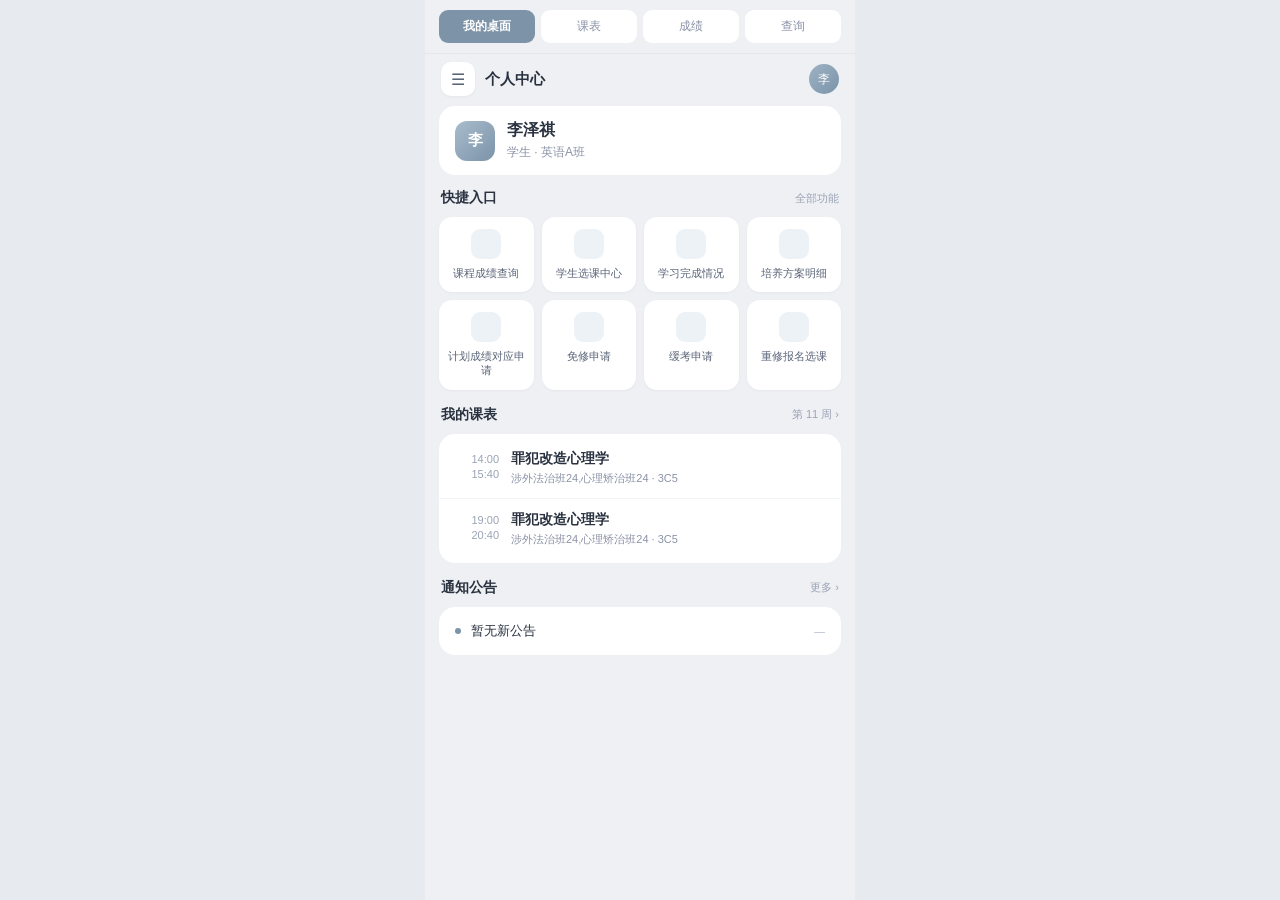
<file: docs/design/官网适配设计预览v3.html>
<!DOCTYPE html><html lang="zh"><head><meta charset="utf-8"><meta name="viewport" content="width=device-width,initial-scale=1,viewport-fit=cover">
<title>CICP 官网适配设计预览 v3</title><style>
*{margin:0;padding:0;box-sizing:border-box;-webkit-tap-highlight-color:transparent}
body{background:#E7EAEF;font-family:-apple-system,"PingFang SC","Microsoft YaHei",sans-serif;color:#2A3240;-webkit-font-smoothing:antialiased}
.wrap{max-width:430px;margin:0 auto;min-height:100vh;background:#EEF0F4;position:relative;overflow-x:hidden}
.tabs{position:sticky;top:0;z-index:3;display:flex;gap:6px;padding:10px 14px;background:rgba(238,240,244,.92);backdrop-filter:blur(14px);border-bottom:1px solid rgba(0,0,0,.04)}
.tabs button{flex:1;border:0;background:#fff;color:#8A92A6;font-size:12px;padding:8px 0;border-radius:9px}
.tabs button.on{background:#7C93A8;color:#fff;font-weight:600}
.page{display:none;padding-bottom:30px}.page.on{display:block}
.navbar{position:sticky;top:49px;z-index:2;display:flex;align-items:center;gap:10px;padding:8px 16px 10px;background:rgba(238,240,244,.92);backdrop-filter:blur(14px)}
.hb{width:34px;height:34px;border-radius:10px;background:#fff;display:flex;align-items:center;justify-content:center;font-size:16px;color:#5A6478;box-shadow:0 1px 3px rgba(20,30,50,.05)}
.nb-t{font-size:15px;font-weight:600;flex:1}
.ava{width:30px;height:30px;border-radius:50%;background:linear-gradient(135deg,#9DB2C4,#7C93A8);color:#fff;font-size:12px;display:flex;align-items:center;justify-content:center}
.userbar{margin:0 14px 14px;background:#fff;border-radius:16px;padding:14px 16px;display:flex;align-items:center;gap:12px}
.ub-ava{width:40px;height:40px;border-radius:12px;background:linear-gradient(135deg,#A8BCCC,#7C93A8);color:#fff;font-size:15px;display:flex;align-items:center;justify-content:center;font-weight:600}
.ub-n{font-size:16px;font-weight:600}.ub-s{font-size:12px;color:#8A92A6;margin-top:3px}
.sec{margin:0 14px 16px}
.sec-h{display:flex;align-items:center;justify-content:space-between;margin:0 2px 10px}
.sec-h b{font-size:14px;font-weight:600}.sec-h span{font-size:11px;color:#9AA3B5}
.qgrid{display:grid;grid-template-columns:repeat(4,1fr);gap:8px}
.quick{background:#fff;border-radius:13px;padding:12px 6px;text-align:center;box-shadow:0 1px 3px rgba(20,30,50,.04)}
.qi{width:30px;height:30px;border-radius:9px;background:#EDF2F6;margin:0 auto 7px}
.quick span{font-size:10.5px;color:#5A6478;line-height:1.35;display:block}
.mylist{background:#fff;border-radius:16px;padding:4px 0}
.myrow{display:flex;gap:12px;padding:12px 16px;border-bottom:1px solid #F2F3F7}.myrow:last-child{border:0}
.myt{width:44px;flex-shrink:0;text-align:right;font-size:11px;color:#9AA3B5;padding-top:2px;line-height:1.4}
.myc{font-size:14px;font-weight:600}.myd{font-size:11px;color:#8A92A6;margin-top:3px;font-weight:400}
.notice{background:#fff;border-radius:16px;padding:2px 0}
.nrow{display:flex;align-items:center;gap:10px;padding:13px 16px;font-size:13px}
.ndot{width:6px;height:6px;border-radius:50%;background:#7C93A8;flex-shrink:0}
.nrow span{flex:1}.nt{font-size:11px;color:#B4BCCB}
/* 抽屉 三层 */
.mask{position:fixed;inset:0;background:rgba(20,30,50,.32);opacity:0;pointer-events:none;transition:.26s;z-index:9}
.mask.on{opacity:1;pointer-events:auto}
.drawer{position:fixed;top:0;left:0;bottom:0;width:82%;max-width:330px;background:#fff;z-index:10;transform:translateX(-102%);transition:transform .28s cubic-bezier(.32,.72,0,1);border-radius:0 18px 18px 0;overflow-y:auto;padding-bottom:24px}
.drawer.on{transform:none}
.dr-top{padding:18px 18px 12px;display:flex;align-items:center;justify-content:space-between;position:sticky;top:0;background:#fff;z-index:2}
.dr-top b{font-size:17px}.dr-x{color:#9AA3B5;font-size:18px;padding:0 4px}
.dr-search{margin:0 14px 12px;background:#F2F4F8;border-radius:11px;padding:10px 13px;font-size:12.5px;color:#9AA3B5}
/* L1 */
.g1{border-top:1px solid #F2F3F7}
.h1{display:flex;align-items:center;gap:8px;padding:15px 18px;font-size:15px;font-weight:600;background:#FAFBFD}
.h1 span:first-child{color:#7C93A8;font-size:12px}
.h1 em{font-style:normal;font-size:10.5px;color:#B4BCCB;background:#fff;padding:2px 7px;border-radius:6px;margin-left:auto}
.s1{max-height:0;overflow:hidden;transition:max-height .3s ease}
.s1.open{max-height:2400px}
/* L2 */
.g2{border-top:1px solid #F5F6F9}
.h2{display:flex;align-items:center;gap:8px;padding:13px 18px 13px 28px;font-size:14px;color:#3D4557}
.h2 span:first-child{flex:1}
.h2 em{font-style:normal;font-size:10.5px;color:#B4BCCB;background:#F2F4F8;padding:2px 7px;border-radius:6px}
.ar{color:#C3C9D4;font-size:15px;transition:.2s}
.s2{max-height:0;overflow:hidden;transition:max-height .26s ease}
.s2.open{max-height:520px}
/* L3 */
.di{padding:10px 18px 10px 46px;font-size:13px;color:#6B7488;position:relative}
.di::before{content:"";position:absolute;left:34px;top:17px;width:4px;height:4px;border-radius:50%;background:#C9D0DB}
/* 课表 */
.dtabs{display:flex;gap:5px;padding:4px 14px 12px}
.dt{flex:1;border:0;background:transparent;color:#8A92A6;font-size:13.5px;padding:8px 0;border-radius:9px}
.dt.on{background:#fff;color:#2A3240;font-weight:600;box-shadow:0 1px 4px rgba(20,30,50,.05)}
.dpage{display:none;padding:0 14px}.dpage.on{display:block}
.slot{display:flex;gap:11px;margin-bottom:12px}
.st{width:50px;flex-shrink:0;text-align:right;padding-top:1px}
.st b{font-size:11.5px;color:#5A6478;font-weight:600;display:block}
.st i{font-size:9.5px;color:#A8B0BF;font-style:normal;display:block;margin-top:3px;line-height:1.35}
.sb{flex:1;display:flex;flex-direction:column;gap:7px}
.course{background:var(--bg);border-left:3px solid var(--fg);border-radius:12px;padding:11px 13px}
.cn2{font-size:14.5px;font-weight:600}
.cc{font-size:11.5px;color:#6B7488;margin-top:4px;line-height:1.5}
.cm{display:flex;gap:5px;margin-top:8px;flex-wrap:wrap}
.chip{font-size:10.5px;background:var(--fg);color:#fff;padding:2.5px 7px;border-radius:6px}
.chip.g{background:rgba(0,0,0,.05);color:#5A6478}
.empty{text-align:center;color:#A8B0BF;font-size:13px;padding:46px 0}
.scorecard{background:#fff;border-radius:14px;padding:14px 16px;margin:0 14px 9px;display:flex;align-items:center;justify-content:space-between}
.sn{font-size:14.5px;font-weight:600}.ss{font-size:11.5px;color:#8A92A6;margin-top:4px}
.sv{font-size:23px;font-weight:600;color:#7C93A8;font-variant-numeric:tabular-nums}
.formcard{background:#fff;border-radius:16px;margin:0 14px;padding:2px 16px}
.field{padding:13px 0;border-bottom:1px solid #F2F3F7}.field:last-child{border:0}
.field label{font-size:11.5px;color:#8A92A6;display:block;margin-bottom:7px}
.ctl{font-size:14.5px;display:flex;justify-content:space-between;align-items:center}
.car{color:#C3C9D4;font-size:17px}
.submit{margin:18px 14px 0;background:#7C93A8;color:#fff;text-align:center;padding:14px;border-radius:14px;font-size:15px;font-weight:600}
</style></head><body><div class="wrap">
<div class="tabs"><button class="on" data-t="0">我的桌面</button><button data-t="1">课表</button><button data-t="2">成绩</button><button data-t="3">查询</button></div>
<div class="page on" data-p="0">
<div class="navbar"><div class="hb" onclick="dr(1)">☰</div><div class="nb-t">个人中心</div><div class="ava">李</div></div>
<div class="userbar"><div class="ub-ava">李</div><div><div class="ub-n">李泽祺</div><div class="ub-s">学生 · 英语A班</div></div></div>
<div class="sec"><div class="sec-h"><b>快捷入口</b><span>全部功能</span></div><div class="qgrid"><div class="quick"><div class="qi"></div><span>课程成绩查询</span></div><div class="quick"><div class="qi"></div><span>学生选课中心</span></div><div class="quick"><div class="qi"></div><span>学习完成情况</span></div><div class="quick"><div class="qi"></div><span>培养方案明细</span></div><div class="quick"><div class="qi"></div><span>计划成绩对应申请</span></div><div class="quick"><div class="qi"></div><span>免修申请</span></div><div class="quick"><div class="qi"></div><span>缓考申请</span></div><div class="quick"><div class="qi"></div><span>重修报名选课</span></div></div></div>
<div class="sec"><div class="sec-h"><b>我的课表</b><span>第 11 周 ›</span></div><div class="mylist"><div class="myrow"><div class="myt">14:00<br>15:40</div><div><div class="myc">罪犯改造心理学<div class="myd">涉外法治班24,心理矫治班24 · 3C5</div></div></div></div><div class="myrow"><div class="myt">19:00<br>20:40</div><div><div class="myc">罪犯改造心理学<div class="myd">涉外法治班24,心理矫治班24 · 3C5</div></div></div></div></div></div>
<div class="sec"><div class="sec-h"><b>通知公告</b><span>更多 ›</span></div><div class="notice"><div class="nrow"><div class="ndot"></div><span>暂无新公告</span><div class="nt">—</div></div></div></div>
</div>
<div class="page" data-p="1"><div class="dtabs"><button class="dt" data-d="0">一</button><button class="dt on" data-d="1">二</button><button class="dt" data-d="2">三</button><button class="dt" data-d="3">四</button><button class="dt" data-d="4">五</button><button class="dt" data-d="5">六</button><button class="dt" data-d="6">日</button></div><div class="dpage" data-p="0"><div class="slot"><div class="st"><b>0910</b><i>19:00-20:40</i></div><div class="sb"><div class="course" style="--fg:#B09B7E;--bg:#F6F1E9"><div class="cn2">罪犯改造心理学</div><div class="cc">涉外法治班24,心理矫治班24</div><div class="cm"><span class="chip">3C5(公共教室）</span><span class="chip g">13-14周</span></div></div></div></div><div class="slot"><div class="st"><b>11</b><i>20:50-21:30</i></div><div class="sb"><div class="course" style="--fg:#B09B7E;--bg:#F6F1E9"><div class="cn2">罪犯改造心理学</div><div class="cc">涉外法治班24,心理矫治班24</div><div class="cm"><span class="chip">3C5(公共教室）</span><span class="chip g">13-14周</span></div></div></div></div></div><div class="dpage on" data-p="1"><div class="slot"><div class="st"><b>0506</b><i>14:00-15:40</i></div><div class="sb"><div class="course" style="--fg:#B09B7E;--bg:#F6F1E9"><div class="cn2">罪犯改造心理学</div><div class="cc">劳动改造二班23,劳动改造一班23</div><div class="cm"><span class="chip">3C5(公共教室）</span><span class="chip g">1-9,13-15周</span></div></div><div class="course" style="--fg:#B09B7E;--bg:#F6F1E9"><div class="cn2">罪犯改造心理学</div><div class="cc">劳动改造二班23,劳动改造一班23</div><div class="cm"><span class="chip">3C5(公共教室）</span><span class="chip g">16-17周</span></div></div></div></div><div class="slot"><div class="st"><b>0708</b><i>16:00-17:40</i></div><div class="sb"><div class="course" style="--fg:#B09B7E;--bg:#F6F1E9"><div class="cn2">罪犯改造心理学</div><div class="cc">劳动改造二班23,劳动改造一班23</div><div class="cm"><span class="chip">3C5(公共教室）</span><span class="chip g">1-9,13-15周</span></div></div><div class="course" style="--fg:#B09B7E;--bg:#F6F1E9"><div class="cn2">罪犯改造心理学</div><div class="cc">劳动改造二班23,劳动改造一班23</div><div class="cm"><span class="chip">3C5(公共教室）</span><span class="chip g">16-17周</span></div></div></div></div></div><div class="dpage" data-p="2"><div class="slot"><div class="st"><b>0506</b><i>14:00-15:40</i></div><div class="sb"><div class="course" style="--fg:#B09B7E;--bg:#F6F1E9"><div class="cn2">罪犯改造心理学</div><div class="cc">涉外法治班24,心理矫治班24</div><div class="cm"><span class="chip">3C2(公共教室）</span><span class="chip g">1-9,12-15周</span></div></div><div class="course" style="--fg:#B09B7E;--bg:#F6F1E9"><div class="cn2">罪犯改造心理学</div><div class="cc">涉外法治班24,心理矫治班24</div><div class="cm"><span class="chip">3C2(公共教室）</span><span class="chip g">16-17周</span></div></div></div></div><div class="slot"><div class="st"><b>0708</b><i>16:00-17:40</i></div><div class="sb"><div class="course" style="--fg:#B09B7E;--bg:#F6F1E9"><div class="cn2">罪犯改造心理学</div><div class="cc">涉外法治班24,心理矫治班24</div><div class="cm"><span class="chip">3C2(公共教室）</span><span class="chip g">1-9,12-15周</span></div></div><div class="course" style="--fg:#B09B7E;--bg:#F6F1E9"><div class="cn2">罪犯改造心理学</div><div class="cc">涉外法治班24,心理矫治班24</div><div class="cm"><span class="chip">3C2(公共教室）</span><span class="chip g">16-17周</span></div></div></div></div></div><div class="dpage" data-p="3"><div class="slot"><div class="st"><b>0304</b><i>10:00-11:40</i></div><div class="sb"><div class="course" style="--fg:#7C93A8;--bg:#EDF2F6"><div class="cn2">教育心理学</div><div class="cc">(分组01)</div><div class="cm"><span class="chip">代嘉幸 (1-9,12-17周)</span><span class="chip g"></span></div></div></div></div><div class="slot"><div class="st"><b>0708</b><i>16:00-17:40</i></div><div class="sb"><div class="course" style="--fg:#968FAC;--bg:#F1EFF5"><div class="cn2">社会心理学</div><div class="cc">心理矫治班25</div><div class="cm"><span class="chip">3-307（25心理矫治班）</span><span class="chip g">1-9,12-15周</span></div></div><div class="course" style="--fg:#968FAC;--bg:#F1EFF5"><div class="cn2">社会心理学</div><div class="cc">心理矫治班25</div><div class="cm"><span class="chip">3-307（25心理矫治班）</span><span class="chip g">16-17周</span></div></div></div></div><div class="slot"><div class="st"><b>0910</b><i>19:00-20:40</i></div><div class="sb"><div class="course" style="--fg:#B09B7E;--bg:#F6F1E9"><div class="cn2">罪犯改造心理学</div><div class="cc">监狱学二班24,监狱学一班24</div><div class="cm"><span class="chip">3C6(公共教室）</span><span class="chip g">1-9,12-15周</span></div></div><div class="course" style="--fg:#B09B7E;--bg:#F6F1E9"><div class="cn2">罪犯改造心理学</div><div class="cc">监狱学二班24,监狱学一班24</div><div class="cm"><span class="chip">3C6(公共教室）</span><span class="chip g">16-17周</span></div></div></div></div><div class="slot"><div class="st"><b>11</b><i>20:50-21:30</i></div><div class="sb"><div class="course" style="--fg:#B09B7E;--bg:#F6F1E9"><div class="cn2">罪犯改造心理学</div><div class="cc">监狱学二班24,监狱学一班24</div><div class="cm"><span class="chip">3C6(公共教室）</span><span class="chip g">1-9,12-15周</span></div></div><div class="course" style="--fg:#B09B7E;--bg:#F6F1E9"><div class="cn2">罪犯改造心理学</div><div class="cc">监狱学二班24,监狱学一班24</div><div class="cm"><span class="chip">3C6(公共教室）</span><span class="chip g">16-17周</span></div></div></div></div></div><div class="dpage" data-p="4"><div class="slot"><div class="st"><b>0506</b><i>14:00-15:40</i></div><div class="sb"><div class="course" style="--fg:#7C93A8;--bg:#EDF2F6"><div class="cn2">教育心理学</div><div class="cc">(分组01)</div><div class="cm"><span class="chip">代嘉幸 (15-16周)</span><span class="chip g"></span></div></div></div></div><div class="slot"><div class="st"><b>0910</b><i>19:00-20:40</i></div><div class="sb"><div class="course" style="--fg:#B09B7E;--bg:#F6F1E9"><div class="cn2">罪犯改造心理学</div><div class="cc">劳动改造二班23,劳动改造一班23</div><div class="cm"><span class="chip">3C5(公共教室）</span><span class="chip g">12-14周</span></div></div></div></div><div class="slot"><div class="st"><b>11</b><i>20:50-21:30</i></div><div class="sb"><div class="course" style="--fg:#B09B7E;--bg:#F6F1E9"><div class="cn2">罪犯改造心理学</div><div class="cc">劳动改造二班23,劳动改造一班23</div><div class="cm"><span class="chip">3C5(公共教室）</span><span class="chip g">12-14周</span></div></div></div></div></div><div class="dpage" data-p="5"><div class="slot"><div class="st"><b>0102</b><i>08:00-09:40</i></div><div class="sb"><div class="course" style="--fg:#968FAC;--bg:#F1EFF5"><div class="cn2">社会心理学</div><div class="cc">心理矫治班25</div><div class="cm"><span class="chip">3-307（25心理矫治班）</span><span class="chip g">7-8周</span></div></div></div></div><div class="slot"><div class="st"><b>0506</b><i>14:00-15:40</i></div><div class="sb"><div class="course" style="--fg:#B09B7E;--bg:#F6F1E9"><div class="cn2">罪犯改造心理学</div><div class="cc">监狱学二班24,监狱学一班24</div><div class="cm"><span class="chip">3C5(公共教室）</span><span class="chip g">13-14周</span></div></div></div></div><div class="slot"><div class="st"><b>0708</b><i>16:00-17:40</i></div><div class="sb"><div class="course" style="--fg:#B09B7E;--bg:#F6F1E9"><div class="cn2">罪犯改造心理学</div><div class="cc">监狱学二班24,监狱学一班24</div><div class="cm"><span class="chip">3C5(公共教室）</span><span class="chip g">13-14周</span></div></div></div></div></div><div class="dpage" data-p="6"><div class="empty">这天没有课</div></div></div>
<div class="page" data-p="2"><div class="scorecard"><div><div class="sn">法律逻辑学</div><div class="ss">2024-秋季 · 3学分 · 考试</div></div><div class="sv">82</div></div><div class="scorecard"><div><div class="sn">大学英语(一)</div><div class="ss">2024-秋季 · 3学分 · 考试</div></div><div class="sv">68</div></div><div class="scorecard"><div><div class="sn">大学语文</div><div class="ss">2024-秋季 · 3学分 · 考试</div></div><div class="sv">61</div></div><div class="scorecard"><div><div class="sn">警察体育基础（一）</div><div class="ss">2024-秋季 · 1学分 · 考查</div></div><div class="sv">良</div></div><div class="scorecard"><div><div class="sn">军事理论</div><div class="ss">2024-秋季 · 1学分 · 考查</div></div><div class="sv">中</div></div><div class="scorecard"><div><div class="sn">军事训练</div><div class="ss">2024-秋季 · 2学分 · 考查</div></div><div class="sv">中</div></div><div class="scorecard"><div><div class="sn">思想道德修养</div><div class="ss">2024-秋季 · 2学分 · 考查</div></div><div class="sv">及格</div></div><div class="scorecard"><div><div class="sn">中国近现代史纲要</div><div class="ss">2024-秋季 · 3学分 · 考查</div></div><div class="sv">良</div></div><div class="scorecard"><div><div class="sn">国家安全教育</div><div class="ss">2024-秋季 · 1学分 · 考查</div></div><div class="sv">优</div></div><div class="scorecard"><div><div class="sn">伦理学</div><div class="ss">2024-秋季 · 2学分 · 考查</div></div><div class="sv">中</div></div></div>
<div class="page" data-p="3"><div class="formcard"><div class="field"><label>学年学期</label><div class="ctl">2026-秋季<span class="car">›</span></div></div><div class="field"><label>时间模式</label><div class="ctl">默认节次模式<span class="car">›</span></div></div><div class="field"><label>教师所属院系</label><div class="ctl">请选择上课院系<span class="car">›</span></div></div><div class="field"><label>职称</label><div class="ctl">-请选择-<span class="car">›</span></div></div><div class="field"><label>授课教师</label><div class="ctl">请输入<span class="car">›</span></div></div><div class="field"><label>周次</label><div class="ctl">-请选择-<span class="car">›</span></div></div><div class="field"><label>星期</label><div class="ctl">-请选择-<span class="car">›</span></div></div><div class="field"><label>节次</label><div class="ctl">-请选择-<span class="car">›</span></div></div></div><div class="submit">查询课表</div></div>
<div class="mask" id="mask" onclick="dr(0)"></div>
<div class="drawer" id="drawer"><div class="dr-top"><b>CICP 教务</b><span class="dr-x" onclick="dr(0)">✕</span></div><div class="dr-search">🔍 搜索功能</div><div class="g1"><div class="h1" onclick="tg(this)"><span class="ic">▾</span><span>我的桌面</span><em>17</em></div><div class="s1 open"><div class="g2"><div class="h2" onclick="tg(this)"><span>公告留言</span><em>3</em><span class="ar">›</span></div><div class="s2"><div class="di">已收公告</div><div class="di">已收留言</div><div class="di">消息通知</div></div></div><div class="g2"><div class="h2" onclick="tg(this)"><span>个人信息</span><em>2</em><span class="ar">›</span></div><div class="s2"><div class="di">修改个人信息</div><div class="di">修改密码</div></div></div><div class="g2"><div class="h2" onclick="tg(this)"><span>教学周历</span><em>1</em><span class="ar">›</span></div><div class="s2"><div class="di">教学周历查看</div></div></div><div class="g2"><div class="h2" onclick="tg(this)"><span>学籍成绩</span><em>5</em><span class="ar">›</span></div><div class="s2"><div class="di">学籍卡片</div><div class="di">学籍信息管理</div><div class="di">学籍异动信息</div><div class="di">学习完成情况(体系)</div><div class="di">毕业情况查询</div></div></div><div class="g2"><div class="h2" onclick="tg(this)"><span>我的成绩</span><em>2</em><span class="ar">›</span></div><div class="s2"><div class="di">课程成绩查询</div><div class="di">计划成绩对应申请</div></div></div><div class="g2"><div class="h2" onclick="tg(this)"><span>延后毕业管理</span><em>1</em><span class="ar">›</span></div><div class="s2"><div class="di">延后毕业申请</div></div></div><div class="g2"><div class="h2" onclick="tg(this)"><span>提前毕业管理</span><em>1</em><span class="ar">›</span></div><div class="s2"><div class="di">提前毕业申请</div></div></div><div class="g2"><div class="h2" onclick="tg(this)"><span>毕业管理</span><em>2</em><span class="ar">›</span></div><div class="s2"><div class="di">毕业生信息核对</div><div class="di">毕业结论查看</div></div></div><div class="g2"><div class="h2" onclick="tg(this)"><span>培养管理</span><em>3</em><span class="ar">›</span></div><div class="s2"><div class="di">教学进程查询</div><div class="di">执行计划</div><div class="di">培养方案及完成情况</div></div></div><div class="g2"><div class="h2" onclick="tg(this)"><span>我的课表</span><em>7</em><span class="ar">›</span></div><div class="s2"><div class="di">学期理论课表</div><div class="di">实验课表查询</div><div class="di">班级课表查询</div><div class="di">教师课表查询</div><div class="di">教室课表查询</div><div class="di">课程课表查询</div><div class="di">调停课查询</div></div></div><div class="g2"><div class="h2" onclick="tg(this)"><span>选课管理</span><em>6</em><span class="ar">›</span></div><div class="s2"><div class="di">学生选课中心</div><div class="di">学生预选管理</div><div class="di">学生预选查询</div><div class="di">选课结果查询</div><div class="di">教室借用申请</div><div class="di">教学进度查询</div></div></div><div class="g2"><div class="h2" onclick="tg(this)"><span>教材管理</span><em>2</em><span class="ar">›</span></div><div class="s2"><div class="di">教材账目信息</div><div class="di">学生教材确认</div></div></div><div class="g2"><div class="h2" onclick="tg(this)"><span>考试报名</span><em>3</em><span class="ar">›</span></div><div class="s2"><div class="di">缓考申请</div><div class="di">免考申请</div><div class="di">免修申请</div></div></div><div class="g2"><div class="h2" onclick="tg(this)"><span>我的考试</span><em>2</em><span class="ar">›</span></div><div class="s2"><div class="di">考试安排查询</div><div class="di">随堂考试查询</div></div></div><div class="g2"><div class="h2" onclick="tg(this)"><span>成绩管理</span><em>4</em><span class="ar">›</span></div><div class="s2"><div class="di">社会考试报名</div><div class="di">补考报名</div><div class="di">毕考报名</div><div class="di">重修报名选课</div></div></div><div class="g2"><div class="h2" onclick="tg(this)"><span>实践环节</span><em>3</em><span class="ar">›</span></div><div class="s2"><div class="di">实验预约管理</div><div class="di">开放实验预约</div><div class="di">实验室信息查询</div></div></div><div class="g2"><div class="h2" onclick="tg(this)"><span>创新学分</span><em>2</em><span class="ar">›</span></div><div class="s2"><div class="di">创新学分申报</div><div class="di">创新学分查询</div></div></div></div></div></div>
</div><script>
function tg(h){var s=h.nextElementSibling;s.classList.toggle('open');var a=h.querySelector('.ar,.ic');if(a)a.style.transform=s.classList.contains('open')?(a.classList.contains('ic')?'none':'rotate(90deg)'):'rotate(90deg)'}
function dr(v){document.getElementById('drawer').classList.toggle('on',!!v);document.getElementById('mask').classList.toggle('on',!!v)}
document.querySelectorAll('.tabs button').forEach(function(b){b.onclick=function(){document.querySelectorAll('.tabs button').forEach(function(x){x.classList.remove('on')});b.classList.add('on');document.querySelectorAll('.page').forEach(function(p){p.classList.toggle('on',p.dataset.p===b.dataset.t)})}});
document.querySelectorAll('.dt').forEach(function(b){b.onclick=function(){document.querySelectorAll('.dt').forEach(function(x){x.classList.remove('on')});b.classList.add('on');document.querySelectorAll('.dpage').forEach(function(p){p.classList.toggle('on',p.dataset.p===b.dataset.d)})}});
</script></body></html>
</file>
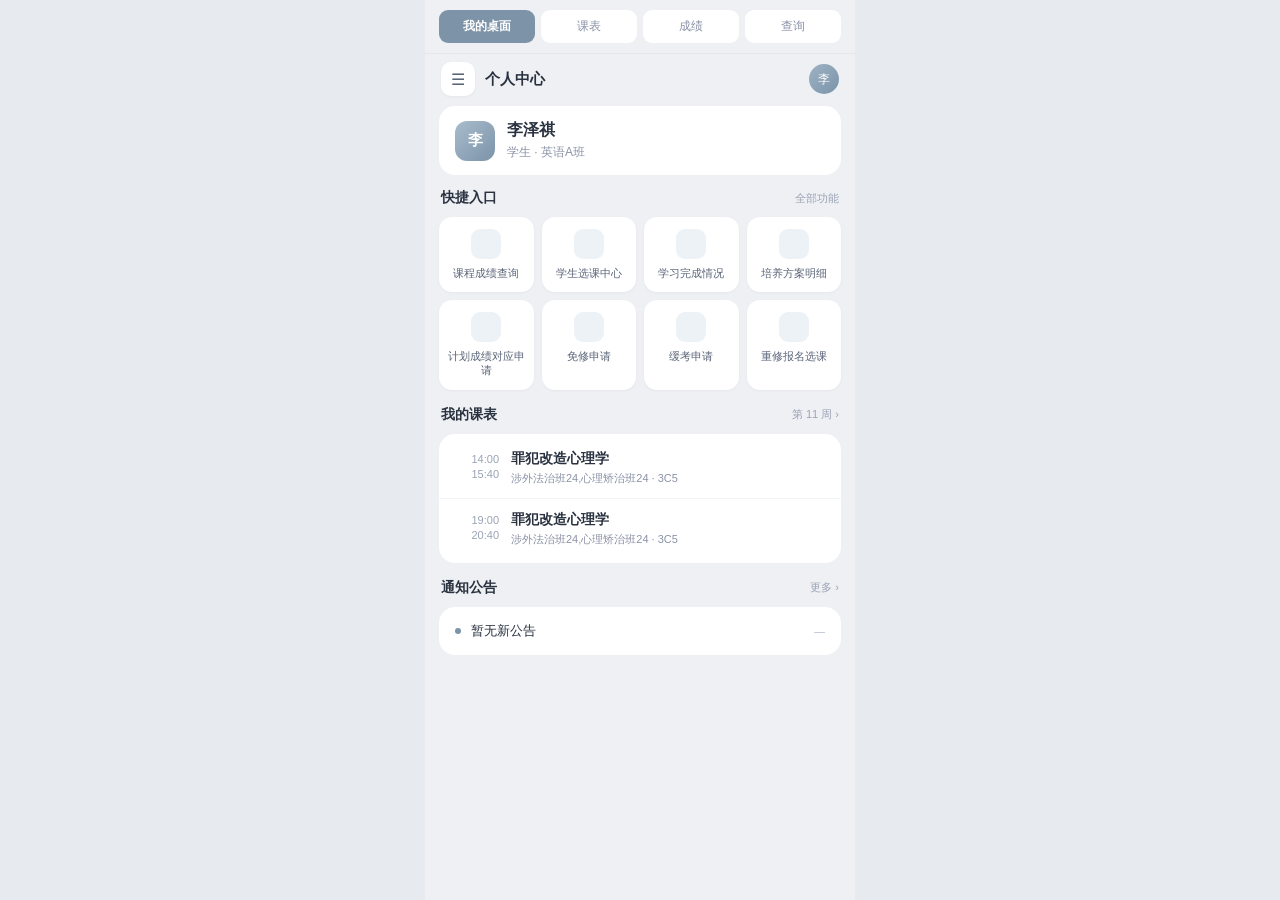
<file: docs/design/官网适配设计预览v4.html>
<!DOCTYPE html><html lang="zh"><head><meta charset="utf-8"><meta name="viewport" content="width=device-width,initial-scale=1,viewport-fit=cover">
<title>CICP 官网适配设计预览 v4</title><style>
*{margin:0;padding:0;box-sizing:border-box;-webkit-tap-highlight-color:transparent}
body{background:#E7EAEF;font-family:-apple-system,"PingFang SC","Microsoft YaHei",sans-serif;color:#2A3240;-webkit-font-smoothing:antialiased}
.wrap{max-width:430px;margin:0 auto;min-height:100vh;background:#EEF0F4;position:relative;overflow-x:hidden}
.tabs{position:sticky;top:0;z-index:3;display:flex;gap:6px;padding:10px 14px;background:rgba(238,240,244,.92);backdrop-filter:blur(14px);border-bottom:1px solid rgba(0,0,0,.04)}
.tabs button{flex:1;border:0;background:#fff;color:#8A92A6;font-size:12px;padding:8px 0;border-radius:9px}
.tabs button.on{background:#7C93A8;color:#fff;font-weight:600}
.page{display:none;padding-bottom:30px}.page.on{display:block}
.navbar{position:sticky;top:49px;z-index:2;display:flex;align-items:center;gap:10px;padding:8px 16px 10px;background:rgba(238,240,244,.92);backdrop-filter:blur(14px)}
.hb{width:34px;height:34px;border-radius:10px;background:#fff;display:flex;align-items:center;justify-content:center;font-size:16px;color:#5A6478;box-shadow:0 1px 3px rgba(20,30,50,.05)}
.nb-t{font-size:15px;font-weight:600;flex:1}
.ava{width:30px;height:30px;border-radius:50%;background:linear-gradient(135deg,#9DB2C4,#7C93A8);color:#fff;font-size:12px;display:flex;align-items:center;justify-content:center}
.userbar{margin:0 14px 14px;background:#fff;border-radius:16px;padding:14px 16px;display:flex;align-items:center;gap:12px}
.ub-ava{width:40px;height:40px;border-radius:12px;background:linear-gradient(135deg,#A8BCCC,#7C93A8);color:#fff;font-size:15px;display:flex;align-items:center;justify-content:center;font-weight:600}
.ub-n{font-size:16px;font-weight:600}.ub-s{font-size:12px;color:#8A92A6;margin-top:3px}
.sec{margin:0 14px 16px}
.sec-h{display:flex;align-items:center;justify-content:space-between;margin:0 2px 10px}
.sec-h b{font-size:14px;font-weight:600}.sec-h span{font-size:11px;color:#9AA3B5}
.qgrid{display:grid;grid-template-columns:repeat(4,1fr);gap:8px}
.quick{background:#fff;border-radius:13px;padding:12px 6px;text-align:center;box-shadow:0 1px 3px rgba(20,30,50,.04)}
.qi{width:30px;height:30px;border-radius:9px;background:#EDF2F6;margin:0 auto 7px}
.quick span{font-size:10.5px;color:#5A6478;line-height:1.35;display:block}
.mylist{background:#fff;border-radius:16px;padding:4px 0}
.myrow{display:flex;gap:12px;padding:12px 16px;border-bottom:1px solid #F2F3F7}.myrow:last-child{border:0}
.myt{width:44px;flex-shrink:0;text-align:right;font-size:11px;color:#9AA3B5;padding-top:2px;line-height:1.4}
.myc{font-size:14px;font-weight:600}.myd{font-size:11px;color:#8A92A6;margin-top:3px;font-weight:400}
.notice{background:#fff;border-radius:16px;padding:2px 0}
.nrow{display:flex;align-items:center;gap:10px;padding:13px 16px;font-size:13px}
.ndot{width:6px;height:6px;border-radius:50%;background:#7C93A8;flex-shrink:0}
.nrow span{flex:1}.nt{font-size:11px;color:#B4BCCB}
.mask{position:fixed;inset:0;background:rgba(20,30,50,.32);opacity:0;pointer-events:none;transition:.26s;z-index:9}
.mask.on{opacity:1;pointer-events:auto}
.drawer{position:fixed;top:0;left:0;bottom:0;width:84%;max-width:340px;background:#fff;z-index:10;transform:translateX(-102%);transition:transform .28s cubic-bezier(.32,.72,0,1);border-radius:0 18px 18px 0;overflow-y:auto;padding-bottom:24px}
.drawer.on{transform:none}
.dr-top{padding:18px 18px 12px;display:flex;align-items:center;justify-content:space-between;position:sticky;top:0;background:#fff;z-index:2}
.dr-top b{font-size:17px}.dr-x{color:#9AA3B5;font-size:18px;padding:0 4px}
.dr-search{margin:0 14px 12px;background:#F2F4F8;border-radius:11px;padding:10px 13px;font-size:12.5px;color:#9AA3B5}
/* L1 */
.g1{border-top:1px solid #EFF1F5}
.h1{display:flex;align-items:center;gap:10px;padding:14px 16px;font-size:15px;font-weight:600}
.lic{width:20px;height:20px;color:#7C93A8;display:flex;flex-shrink:0}.lic svg{width:20px;height:20px}
.lt{flex:1}
.h1 em{font-style:normal;font-size:10.5px;color:#B4BCCB;background:#F2F4F8;padding:2px 7px;border-radius:6px}
.ar{color:#C3C9D4;font-size:15px;transition:.2s}
.s1{max-height:0;overflow:hidden;transition:max-height .3s ease}
.s1.open{max-height:1400px}
/* L2 */
.g2{border-top:1px solid #F5F6F9}
.h2{display:flex;align-items:center;gap:8px;padding:12px 16px 12px 26px;font-size:13.8px;color:#3D4557;font-weight:500}
.h2 span:first-child{flex:1}
.h2 em{font-style:normal;font-size:10.5px;color:#B4BCCB;background:#F2F4F8;padding:2px 7px;border-radius:6px}
.s2{max-height:0;overflow:hidden;transition:max-height .26s ease}
.s2.open{max-height:420px}
/* L3 */
.di{padding:9px 16px 9px 44px;font-size:13px;color:#6B7488;position:relative}
.di::before{content:"";position:absolute;left:32px;top:16px;width:4px;height:4px;border-radius:50%;background:#C9D0DB}
/* 其他 tab */
.dtabs{display:flex;gap:5px;padding:4px 14px 12px}
.dt{flex:1;border:0;background:transparent;color:#8A92A6;font-size:13.5px;padding:8px 0;border-radius:9px}
.dt.on{background:#fff;color:#2A3240;font-weight:600;box-shadow:0 1px 4px rgba(20,30,50,.05)}
.dpage{display:none;padding:0 14px}.dpage.on{display:block}
.slot{display:flex;gap:11px;margin-bottom:12px}
.st{width:50px;flex-shrink:0;text-align:right;padding-top:1px}
.st b{font-size:11.5px;color:#5A6478;font-weight:600;display:block}
.st i{font-size:9.5px;color:#A8B0BF;font-style:normal;display:block;margin-top:3px;line-height:1.35}
.sb{flex:1;display:flex;flex-direction:column;gap:7px}
.course{background:var(--bg);border-left:3px solid var(--fg);border-radius:12px;padding:11px 13px}
.cn2{font-size:14.5px;font-weight:600}
.cc{font-size:11.5px;color:#6B7488;margin-top:4px;line-height:1.5}
.cm{display:flex;gap:5px;margin-top:8px;flex-wrap:wrap}
.chip{font-size:10.5px;background:var(--fg);color:#fff;padding:2.5px 7px;border-radius:6px}
.chip.g{background:rgba(0,0,0,.05);color:#5A6478}
.empty{text-align:center;color:#A8B0BF;font-size:13px;padding:46px 0}
.scorecard{background:#fff;border-radius:14px;padding:14px 16px;margin:0 14px 9px;display:flex;align-items:center;justify-content:space-between}
.sn{font-size:14.5px;font-weight:600}.ss{font-size:11.5px;color:#8A92A6;margin-top:4px}
.sv{font-size:23px;font-weight:600;color:#7C93A8;font-variant-numeric:tabular-nums}
.formcard{background:#fff;border-radius:16px;margin:0 14px;padding:2px 16px}
.field{padding:13px 0;border-bottom:1px solid #F2F3F7}.field:last-child{border:0}
.field label{font-size:11.5px;color:#8A92A6;display:block;margin-bottom:7px}
.ctl{font-size:14.5px;display:flex;justify-content:space-between;align-items:center}
.car{color:#C3C9D4;font-size:17px}
.submit{margin:18px 14px 0;background:#7C93A8;color:#fff;text-align:center;padding:14px;border-radius:14px;font-size:15px;font-weight:600}
</style></head><body><div class="wrap">
<div class="tabs"><button class="on" data-t="0">我的桌面</button><button data-t="1">课表</button><button data-t="2">成绩</button><button data-t="3">查询</button></div>
<div class="page on" data-p="0">
<div class="navbar"><div class="hb" onclick="dr(1)">☰</div><div class="nb-t">个人中心</div><div class="ava">李</div></div>
<div class="userbar"><div class="ub-ava">李</div><div><div class="ub-n">李泽祺</div><div class="ub-s">学生 · 英语A班</div></div></div>
<div class="sec"><div class="sec-h"><b>快捷入口</b><span>全部功能</span></div><div class="qgrid"><div class="quick"><div class="qi"></div><span>课程成绩查询</span></div><div class="quick"><div class="qi"></div><span>学生选课中心</span></div><div class="quick"><div class="qi"></div><span>学习完成情况</span></div><div class="quick"><div class="qi"></div><span>培养方案明细</span></div><div class="quick"><div class="qi"></div><span>计划成绩对应申请</span></div><div class="quick"><div class="qi"></div><span>免修申请</span></div><div class="quick"><div class="qi"></div><span>缓考申请</span></div><div class="quick"><div class="qi"></div><span>重修报名选课</span></div></div></div>
<div class="sec"><div class="sec-h"><b>我的课表</b><span>第 11 周 ›</span></div><div class="mylist"><div class="myrow"><div class="myt">14:00<br>15:40</div><div><div class="myc">罪犯改造心理学<div class="myd">涉外法治班24,心理矫治班24 · 3C5</div></div></div></div><div class="myrow"><div class="myt">19:00<br>20:40</div><div><div class="myc">罪犯改造心理学<div class="myd">涉外法治班24,心理矫治班24 · 3C5</div></div></div></div></div></div>
<div class="sec"><div class="sec-h"><b>通知公告</b><span>更多 ›</span></div><div class="notice"><div class="nrow"><div class="ndot"></div><span>暂无新公告</span><div class="nt">—</div></div></div></div>
</div>
<div class="page" data-p="1"><div class="dtabs"><button class="dt" data-d="0">一</button><button class="dt on" data-d="1">二</button><button class="dt" data-d="2">三</button><button class="dt" data-d="3">四</button><button class="dt" data-d="4">五</button><button class="dt" data-d="5">六</button><button class="dt" data-d="6">日</button></div><div class="dpage" data-p="0"><div class="slot"><div class="st"><b>0910</b><i>19:00-20:40</i></div><div class="sb"><div class="course" style="--fg:#B09B7E;--bg:#F6F1E9"><div class="cn2">罪犯改造心理学</div><div class="cc">涉外法治班24,心理矫治班24</div><div class="cm"><span class="chip">3C5(公共教室）</span><span class="chip g">13-14周</span></div></div></div></div><div class="slot"><div class="st"><b>11</b><i>20:50-21:30</i></div><div class="sb"><div class="course" style="--fg:#B09B7E;--bg:#F6F1E9"><div class="cn2">罪犯改造心理学</div><div class="cc">涉外法治班24,心理矫治班24</div><div class="cm"><span class="chip">3C5(公共教室）</span><span class="chip g">13-14周</span></div></div></div></div></div><div class="dpage on" data-p="1"><div class="slot"><div class="st"><b>0506</b><i>14:00-15:40</i></div><div class="sb"><div class="course" style="--fg:#B09B7E;--bg:#F6F1E9"><div class="cn2">罪犯改造心理学</div><div class="cc">劳动改造二班23,劳动改造一班23</div><div class="cm"><span class="chip">3C5(公共教室）</span><span class="chip g">1-9,13-15周</span></div></div><div class="course" style="--fg:#B09B7E;--bg:#F6F1E9"><div class="cn2">罪犯改造心理学</div><div class="cc">劳动改造二班23,劳动改造一班23</div><div class="cm"><span class="chip">3C5(公共教室）</span><span class="chip g">16-17周</span></div></div></div></div><div class="slot"><div class="st"><b>0708</b><i>16:00-17:40</i></div><div class="sb"><div class="course" style="--fg:#B09B7E;--bg:#F6F1E9"><div class="cn2">罪犯改造心理学</div><div class="cc">劳动改造二班23,劳动改造一班23</div><div class="cm"><span class="chip">3C5(公共教室）</span><span class="chip g">1-9,13-15周</span></div></div><div class="course" style="--fg:#B09B7E;--bg:#F6F1E9"><div class="cn2">罪犯改造心理学</div><div class="cc">劳动改造二班23,劳动改造一班23</div><div class="cm"><span class="chip">3C5(公共教室）</span><span class="chip g">16-17周</span></div></div></div></div></div><div class="dpage" data-p="2"><div class="slot"><div class="st"><b>0506</b><i>14:00-15:40</i></div><div class="sb"><div class="course" style="--fg:#B09B7E;--bg:#F6F1E9"><div class="cn2">罪犯改造心理学</div><div class="cc">涉外法治班24,心理矫治班24</div><div class="cm"><span class="chip">3C2(公共教室）</span><span class="chip g">1-9,12-15周</span></div></div><div class="course" style="--fg:#B09B7E;--bg:#F6F1E9"><div class="cn2">罪犯改造心理学</div><div class="cc">涉外法治班24,心理矫治班24</div><div class="cm"><span class="chip">3C2(公共教室）</span><span class="chip g">16-17周</span></div></div></div></div><div class="slot"><div class="st"><b>0708</b><i>16:00-17:40</i></div><div class="sb"><div class="course" style="--fg:#B09B7E;--bg:#F6F1E9"><div class="cn2">罪犯改造心理学</div><div class="cc">涉外法治班24,心理矫治班24</div><div class="cm"><span class="chip">3C2(公共教室）</span><span class="chip g">1-9,12-15周</span></div></div><div class="course" style="--fg:#B09B7E;--bg:#F6F1E9"><div class="cn2">罪犯改造心理学</div><div class="cc">涉外法治班24,心理矫治班24</div><div class="cm"><span class="chip">3C2(公共教室）</span><span class="chip g">16-17周</span></div></div></div></div></div><div class="dpage" data-p="3"><div class="slot"><div class="st"><b>0304</b><i>10:00-11:40</i></div><div class="sb"><div class="course" style="--fg:#7C93A8;--bg:#EDF2F6"><div class="cn2">教育心理学</div><div class="cc">(分组01)</div><div class="cm"><span class="chip">代嘉幸 (1-9,12-17周)</span><span class="chip g"></span></div></div></div></div><div class="slot"><div class="st"><b>0708</b><i>16:00-17:40</i></div><div class="sb"><div class="course" style="--fg:#968FAC;--bg:#F1EFF5"><div class="cn2">社会心理学</div><div class="cc">心理矫治班25</div><div class="cm"><span class="chip">3-307（25心理矫治班）</span><span class="chip g">1-9,12-15周</span></div></div><div class="course" style="--fg:#968FAC;--bg:#F1EFF5"><div class="cn2">社会心理学</div><div class="cc">心理矫治班25</div><div class="cm"><span class="chip">3-307（25心理矫治班）</span><span class="chip g">16-17周</span></div></div></div></div><div class="slot"><div class="st"><b>0910</b><i>19:00-20:40</i></div><div class="sb"><div class="course" style="--fg:#B09B7E;--bg:#F6F1E9"><div class="cn2">罪犯改造心理学</div><div class="cc">监狱学二班24,监狱学一班24</div><div class="cm"><span class="chip">3C6(公共教室）</span><span class="chip g">1-9,12-15周</span></div></div><div class="course" style="--fg:#B09B7E;--bg:#F6F1E9"><div class="cn2">罪犯改造心理学</div><div class="cc">监狱学二班24,监狱学一班24</div><div class="cm"><span class="chip">3C6(公共教室）</span><span class="chip g">16-17周</span></div></div></div></div><div class="slot"><div class="st"><b>11</b><i>20:50-21:30</i></div><div class="sb"><div class="course" style="--fg:#B09B7E;--bg:#F6F1E9"><div class="cn2">罪犯改造心理学</div><div class="cc">监狱学二班24,监狱学一班24</div><div class="cm"><span class="chip">3C6(公共教室）</span><span class="chip g">1-9,12-15周</span></div></div><div class="course" style="--fg:#B09B7E;--bg:#F6F1E9"><div class="cn2">罪犯改造心理学</div><div class="cc">监狱学二班24,监狱学一班24</div><div class="cm"><span class="chip">3C6(公共教室）</span><span class="chip g">16-17周</span></div></div></div></div></div><div class="dpage" data-p="4"><div class="slot"><div class="st"><b>0506</b><i>14:00-15:40</i></div><div class="sb"><div class="course" style="--fg:#7C93A8;--bg:#EDF2F6"><div class="cn2">教育心理学</div><div class="cc">(分组01)</div><div class="cm"><span class="chip">代嘉幸 (15-16周)</span><span class="chip g"></span></div></div></div></div><div class="slot"><div class="st"><b>0910</b><i>19:00-20:40</i></div><div class="sb"><div class="course" style="--fg:#B09B7E;--bg:#F6F1E9"><div class="cn2">罪犯改造心理学</div><div class="cc">劳动改造二班23,劳动改造一班23</div><div class="cm"><span class="chip">3C5(公共教室）</span><span class="chip g">12-14周</span></div></div></div></div><div class="slot"><div class="st"><b>11</b><i>20:50-21:30</i></div><div class="sb"><div class="course" style="--fg:#B09B7E;--bg:#F6F1E9"><div class="cn2">罪犯改造心理学</div><div class="cc">劳动改造二班23,劳动改造一班23</div><div class="cm"><span class="chip">3C5(公共教室）</span><span class="chip g">12-14周</span></div></div></div></div></div><div class="dpage" data-p="5"><div class="slot"><div class="st"><b>0102</b><i>08:00-09:40</i></div><div class="sb"><div class="course" style="--fg:#968FAC;--bg:#F1EFF5"><div class="cn2">社会心理学</div><div class="cc">心理矫治班25</div><div class="cm"><span class="chip">3-307（25心理矫治班）</span><span class="chip g">7-8周</span></div></div></div></div><div class="slot"><div class="st"><b>0506</b><i>14:00-15:40</i></div><div class="sb"><div class="course" style="--fg:#B09B7E;--bg:#F6F1E9"><div class="cn2">罪犯改造心理学</div><div class="cc">监狱学二班24,监狱学一班24</div><div class="cm"><span class="chip">3C5(公共教室）</span><span class="chip g">13-14周</span></div></div></div></div><div class="slot"><div class="st"><b>0708</b><i>16:00-17:40</i></div><div class="sb"><div class="course" style="--fg:#B09B7E;--bg:#F6F1E9"><div class="cn2">罪犯改造心理学</div><div class="cc">监狱学二班24,监狱学一班24</div><div class="cm"><span class="chip">3C5(公共教室）</span><span class="chip g">13-14周</span></div></div></div></div></div><div class="dpage" data-p="6"><div class="empty">这天没有课</div></div></div>
<div class="page" data-p="2"><div class="scorecard"><div><div class="sn">法律逻辑学</div><div class="ss">2024-秋季 · 3学分 · 考试</div></div><div class="sv">82</div></div><div class="scorecard"><div><div class="sn">大学英语(一)</div><div class="ss">2024-秋季 · 3学分 · 考试</div></div><div class="sv">68</div></div><div class="scorecard"><div><div class="sn">大学语文</div><div class="ss">2024-秋季 · 3学分 · 考试</div></div><div class="sv">61</div></div><div class="scorecard"><div><div class="sn">警察体育基础（一）</div><div class="ss">2024-秋季 · 1学分 · 考查</div></div><div class="sv">良</div></div><div class="scorecard"><div><div class="sn">军事理论</div><div class="ss">2024-秋季 · 1学分 · 考查</div></div><div class="sv">中</div></div><div class="scorecard"><div><div class="sn">军事训练</div><div class="ss">2024-秋季 · 2学分 · 考查</div></div><div class="sv">中</div></div><div class="scorecard"><div><div class="sn">思想道德修养</div><div class="ss">2024-秋季 · 2学分 · 考查</div></div><div class="sv">及格</div></div><div class="scorecard"><div><div class="sn">中国近现代史纲要</div><div class="ss">2024-秋季 · 3学分 · 考查</div></div><div class="sv">良</div></div><div class="scorecard"><div><div class="sn">国家安全教育</div><div class="ss">2024-秋季 · 1学分 · 考查</div></div><div class="sv">优</div></div><div class="scorecard"><div><div class="sn">伦理学</div><div class="ss">2024-秋季 · 2学分 · 考查</div></div><div class="sv">中</div></div></div>
<div class="page" data-p="3"><div class="formcard"><div class="field"><label>学年学期</label><div class="ctl">2026-秋季<span class="car">›</span></div></div><div class="field"><label>时间模式</label><div class="ctl">默认节次模式<span class="car">›</span></div></div><div class="field"><label>教师所属院系</label><div class="ctl">请选择上课院系<span class="car">›</span></div></div><div class="field"><label>职称</label><div class="ctl">-请选择-<span class="car">›</span></div></div><div class="field"><label>授课教师</label><div class="ctl">请输入<span class="car">›</span></div></div><div class="field"><label>周次</label><div class="ctl">-请选择-<span class="car">›</span></div></div><div class="field"><label>星期</label><div class="ctl">-请选择-<span class="car">›</span></div></div><div class="field"><label>节次</label><div class="ctl">-请选择-<span class="car">›</span></div></div></div><div class="submit">查询课表</div></div>
<div class="mask" id="mask" onclick="dr(0)"></div>
<div class="drawer" id="drawer"><div class="dr-top"><b>CICP 教务</b><span class="dr-x" onclick="dr(0)">✕</span></div><div class="dr-search">🔍 搜索功能</div><div class="g1"><div class="h1" onclick="tg(this)"><span class="lic"><svg viewBox="0 0 24 24" fill="none" stroke="currentColor" stroke-width="1.7"><rect x="3" y="3" width="7" height="7" rx="1.6"/><rect x="14" y="3" width="7" height="7" rx="1.6"/><rect x="3" y="14" width="7" height="7" rx="1.6"/><rect x="14" y="14" width="7" height="7" rx="1.6"/></svg></span><span class="lt">我的桌面</span><em>3</em><span class="ar">›</span></div><div class="s1 open"><div class="g2"><div class="h2" onclick="tg(this)"><span>公告留言</span><em>3</em><span class="ar">›</span></div><div class="s2"><div class="di">已收公告</div><div class="di">已收留言</div><div class="di">消息通知</div></div></div><div class="g2"><div class="h2" onclick="tg(this)"><span>个人信息</span><em>2</em><span class="ar">›</span></div><div class="s2"><div class="di">修改个人信息</div><div class="di">修改密码</div></div></div><div class="g2"><div class="h2" onclick="tg(this)"><span>教学周历</span><em>1</em><span class="ar">›</span></div><div class="s2"><div class="di">教学周历查看</div></div></div></div></div><div class="g1"><div class="h1" onclick="tg(this)"><span class="lic"><svg viewBox="0 0 24 24" fill="none" stroke="currentColor" stroke-width="1.7" stroke-linejoin="round"><path d="M12 3.5l2.6 5.3 5.9.8-4.3 4.1 1 5.8L12 16.8 6.8 19.5l1-5.8L3.5 9.6l5.9-.8z"/></svg></span><span class="lt">学籍成绩</span><em>5</em><span class="ar">›</span></div><div class="s1"><div class="g2"><div class="h2" onclick="tg(this)"><span>学籍管理</span><em>5</em><span class="ar">›</span></div><div class="s2"><div class="di">学籍卡片</div><div class="di">学籍信息管理</div><div class="di">学籍异动信息</div><div class="di">学习完成情况(体系)</div><div class="di">毕业情况查询</div></div></div><div class="g2"><div class="h2" onclick="tg(this)"><span>我的成绩</span><em>2</em><span class="ar">›</span></div><div class="s2"><div class="di">计划成绩对应申请</div><div class="di">课程成绩查询</div></div></div><div class="g2"><div class="h2" onclick="tg(this)"><span>延后毕业管理</span><em>1</em><span class="ar">›</span></div><div class="s2"><div class="di">延后毕业申请</div></div></div><div class="g2"><div class="h2" onclick="tg(this)"><span>提前毕业管理</span><em>1</em><span class="ar">›</span></div><div class="s2"><div class="di">提前毕业申请</div></div></div><div class="g2"><div class="h2" onclick="tg(this)"><span>毕业管理</span><em>2</em><span class="ar">›</span></div><div class="s2"><div class="di">毕业生信息核对</div><div class="di">毕业结论查看</div></div></div></div></div><div class="g1"><div class="h1" onclick="tg(this)"><span class="lic"><svg viewBox="0 0 24 24" fill="none" stroke="currentColor" stroke-width="1.7"><circle cx="12" cy="8" r="3.4"/><path d="M5 20c0-3.6 3.1-6 7-6s7 2.4 7 6"/></svg></span><span class="lt">培养管理</span><em>4</em><span class="ar">›</span></div><div class="s1"><div class="g2"><div class="h2" onclick="tg(this)"><span>培养方案</span><em>3</em><span class="ar">›</span></div><div class="s2"><div class="di">教学进程查询</div><div class="di">执行计划</div><div class="di">培养方案及完成情况</div></div></div><div class="g2"><div class="h2" onclick="tg(this)"><span>我的课表</span><em>7</em><span class="ar">›</span></div><div class="s2"><div class="di">学期理论课表</div><div class="di">实验课表查询</div><div class="di">班级课表查询</div><div class="di">教师课表查询</div><div class="di">教室课表查询</div><div class="di">课程课表查询</div><div class="di">调停课查询</div></div></div><div class="g2"><div class="h2" onclick="tg(this)"><span>选课管理</span><em>6</em><span class="ar">›</span></div><div class="s2"><div class="di">学生选课中心</div><div class="di">学生预选管理</div><div class="di">学生预选查询</div><div class="di">教室借用申请</div><div class="di">教学进度查询</div><div class="di">选课结果查询</div></div></div><div class="g2"><div class="h2" onclick="tg(this)"><span>教材管理</span><em>2</em><span class="ar">›</span></div><div class="s2"><div class="di">教材账目信息</div><div class="di">学生教材确认</div></div></div></div></div><div class="g1"><div class="h1" onclick="tg(this)"><span class="lic"><svg viewBox="0 0 24 24" fill="none" stroke="currentColor" stroke-width="1.7"><path d="M4 5.5h7v14H4zM13 5.5h7v14h-7z"/><path d="M6 9h3M6 12h3M15 9h3M15 12h3"/></svg></span><span class="lt">考试报名</span><em>3</em><span class="ar">›</span></div><div class="s1"><div class="g2"><div class="h2" onclick="tg(this)"><span>我的申请</span><em>3</em><span class="ar">›</span></div><div class="s2"><div class="di">缓考申请</div><div class="di">免考申请</div><div class="di">免修申请</div></div></div><div class="g2"><div class="h2" onclick="tg(this)"><span>我的考试</span><em>2</em><span class="ar">›</span></div><div class="s2"><div class="di">考试安排查询</div><div class="di">随堂考试查询</div></div></div><div class="g2"><div class="h2" onclick="tg(this)"><span>成绩管理</span><em>4</em><span class="ar">›</span></div><div class="s2"><div class="di">社会考试报名</div><div class="di">补考报名</div><div class="di">毕考报名</div><div class="di">重修报名选课</div></div></div></div></div><div class="g1"><div class="h1" onclick="tg(this)"><span class="lic"><svg viewBox="0 0 24 24" fill="none" stroke="currentColor" stroke-width="1.7" stroke-linecap="round"><path d="M6 3v18"/><path d="M6 4h11l-2 4 2 4H6"/></svg></span><span class="lt">实践环节</span><em>2</em><span class="ar">›</span></div><div class="s1"><div class="g2"><div class="h2" onclick="tg(this)"><span>实验教学</span><em>3</em><span class="ar">›</span></div><div class="s2"><div class="di">实验预约管理</div><div class="di">开放实验预约</div><div class="di">实验室信息查询</div></div></div><div class="g2"><div class="h2" onclick="tg(this)"><span>创新学分</span><em>2</em><span class="ar">›</span></div><div class="s2"><div class="di">创新学分申报</div><div class="di">创新学分查询</div></div></div></div></div></div>
</div><script>
function tg(h){var s=h.nextElementSibling;s.classList.toggle('open');var a=h.querySelector('.ar');if(a)a.style.transform=s.classList.contains('open')?'rotate(90deg)':'none'}
function dr(v){document.getElementById('drawer').classList.toggle('on',!!v);document.getElementById('mask').classList.toggle('on',!!v)}
document.querySelectorAll('.tabs button').forEach(function(b){b.onclick=function(){document.querySelectorAll('.tabs button').forEach(function(x){x.classList.remove('on')});b.classList.add('on');document.querySelectorAll('.page').forEach(function(p){p.classList.toggle('on',p.dataset.p===b.dataset.t)})}});
document.querySelectorAll('.dt').forEach(function(b){b.onclick=function(){document.querySelectorAll('.dt').forEach(function(x){x.classList.remove('on')});b.classList.add('on');document.querySelectorAll('.dpage').forEach(function(p){p.classList.toggle('on',p.dataset.p===b.dataset.d)})}});
</script></body></html>
</file>
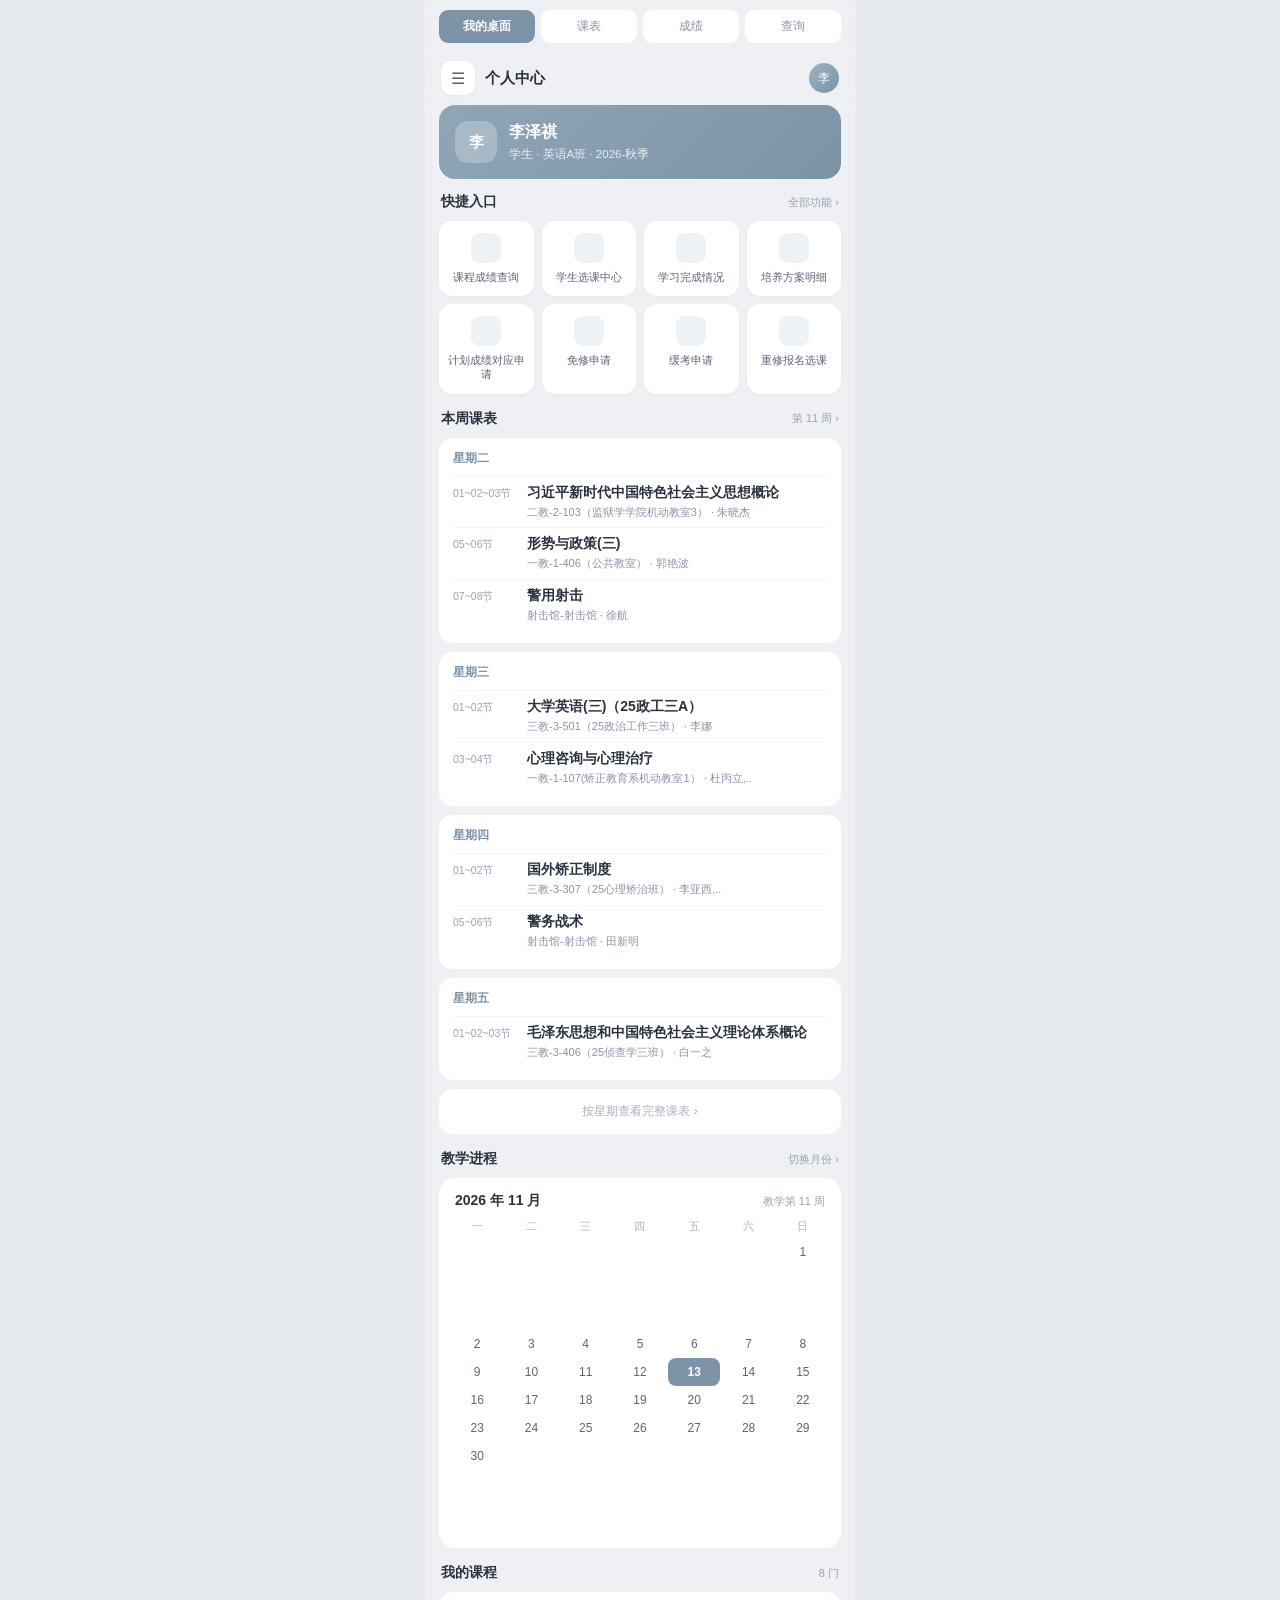
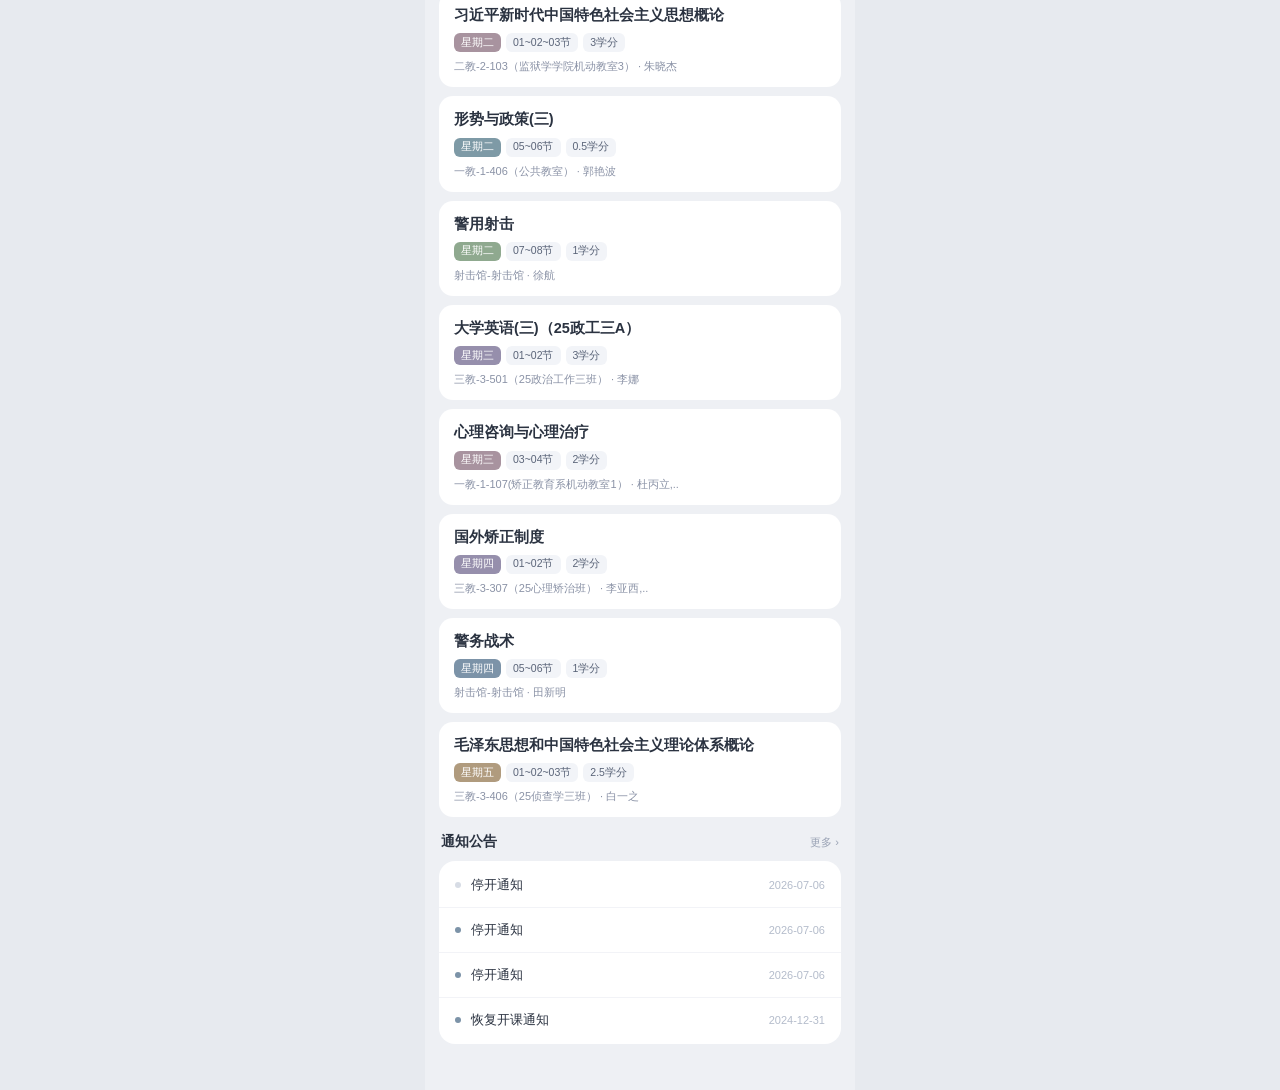
<file: docs/design/官网适配设计预览v5.html>
<!DOCTYPE html><html lang="zh"><head><meta charset="utf-8"><meta name="viewport" content="width=device-width,initial-scale=1,viewport-fit=cover">
<title>CICP 官网适配设计预览 v5</title><style>
*{margin:0;padding:0;box-sizing:border-box;-webkit-tap-highlight-color:transparent}
body{background:#E7EAEF;font-family:-apple-system,"PingFang SC","Microsoft YaHei",sans-serif;color:#2A3240;-webkit-font-smoothing:antialiased}
.wrap{max-width:430px;margin:0 auto;min-height:100vh;background:#EEF0F4;position:relative;overflow-x:hidden}
.tabs{position:sticky;top:0;z-index:3;display:flex;gap:6px;padding:10px 14px;background:rgba(238,240,244,.94);backdrop-filter:blur(14px)}
.tabs button{flex:1;border:0;background:#fff;color:#8A92A6;font-size:12px;padding:8px 0;border-radius:9px}
.tabs button.on{background:#7C93A8;color:#fff;font-weight:600}
.page{display:none;padding-bottom:30px}.page.on{display:block}
.navbar{position:sticky;top:49px;z-index:2;display:flex;align-items:center;gap:10px;padding:8px 16px 10px;background:rgba(238,240,244,.94);backdrop-filter:blur(14px)}
.hb{width:34px;height:34px;border-radius:10px;background:#fff;display:flex;align-items:center;justify-content:center;font-size:16px;color:#5A6478;box-shadow:0 1px 3px rgba(20,30,50,.05)}
.nb-t{font-size:15px;font-weight:600;flex:1}
.ava{width:30px;height:30px;border-radius:50%;background:linear-gradient(135deg,#9DB2C4,#7C93A8);color:#fff;font-size:12px;display:flex;align-items:center;justify-content:center}
.userbar{margin:0 14px 14px;background:linear-gradient(135deg,#8FA6B8,#7C93A8);border-radius:16px;padding:16px;display:flex;align-items:center;gap:12px;color:#fff}
.ub-ava{width:42px;height:42px;border-radius:13px;background:rgba(255,255,255,.24);font-size:15px;display:flex;align-items:center;justify-content:center;font-weight:600}
.ub-n{font-size:16px;font-weight:600}.ub-s{font-size:11.5px;opacity:.82;margin-top:4px}
.sec{margin:0 14px 16px}
.sec-h{display:flex;align-items:center;justify-content:space-between;margin:0 2px 10px}
.sec-h b{font-size:14px;font-weight:600}.sec-h span{font-size:11px;color:#9AA3B5}
.qgrid{display:grid;grid-template-columns:repeat(4,1fr);gap:8px}
.quick{background:#fff;border-radius:13px;padding:12px 6px;text-align:center;box-shadow:0 1px 3px rgba(20,30,50,.04)}
.qi{width:30px;height:30px;border-radius:9px;background:#EDF2F6;margin:0 auto 7px}
.quick span{font-size:10.5px;color:#5A6478;line-height:1.35;display:block}
.daycard{background:#fff;border-radius:14px;padding:12px 14px;margin-bottom:9px}
.dh{font-size:12px;font-weight:600;color:#7C93A8;margin-bottom:9px}
.crow{display:flex;gap:10px;padding:7px 0;border-top:1px solid #F4F5F8}
.crow:first-of-type{border:0;padding-top:0}
.ct{width:64px;flex-shrink:0;font-size:10.5px;color:#9AA3B5;line-height:1.4;padding-top:2px}
.cn3{font-size:14px;font-weight:600}
.cd{font-size:11px;color:#8A92A6;margin-top:3px;line-height:1.45}
.calbox{background:#fff;border-radius:16px;padding:14px 12px}
.calhead{display:flex;align-items:baseline;justify-content:space-between;padding:0 4px 10px}
.calhead b{font-size:14px}.calhead span{font-size:11px;color:#9AA3B5}
.calweek{display:grid;grid-template-columns:repeat(7,1fr);gap:2px;margin-bottom:4px}
.calweek div{text-align:center;font-size:10.5px;color:#A8B0BF}
.calrow{display:grid;grid-template-columns:repeat(7,1fr);gap:2px}
.cd-cell{text-align:center;font-size:12px;padding:7px 0;color:#5A6478;border-radius:8px}
.cd-cell.empty{color:transparent}
.cd-cell.today{background:#7C93A8;color:#fff;font-weight:600}
.nrow{display:flex;align-items:center;gap:10px;padding:13px 16px;border-bottom:1px solid #F2F3F7;font-size:13px}
.nrow:last-child{border:0}
.ndot{width:6px;height:6px;border-radius:50%;background:#7C93A8;flex-shrink:0}.ndot.dim{background:#D7DCE5}
.nrow span{flex:1}.nt{font-size:11px;color:#B4BCCB}
.notice{background:#fff;border-radius:16px;padding:2px 0}
.kcard{background:#fff;border-radius:14px;padding:13px 15px;margin-bottom:9px}
.kname{font-size:14.5px;font-weight:600;line-height:1.4}
.kmeta{display:flex;gap:5px;margin-top:8px;flex-wrap:wrap}
.chip{font-size:10.5px;background:var(--fg,#7C93A8);color:#fff;padding:2.5px 7px;border-radius:6px}
.chip.g{background:#F2F4F8;color:#5A6478}
.kroom{font-size:11px;color:#8A92A6;margin-top:7px}
/* 抽屉 */
.mask{position:fixed;inset:0;background:rgba(20,30,50,.32);opacity:0;pointer-events:none;transition:.26s;z-index:9}
.mask.on{opacity:1;pointer-events:auto}
.drawer{position:fixed;top:0;left:0;bottom:0;width:84%;max-width:340px;background:#fff;z-index:10;transform:translateX(-102%);transition:transform .28s cubic-bezier(.32,.72,0,1);border-radius:0 18px 18px 0;overflow-y:auto;padding-bottom:24px}
.drawer.on{transform:none}
.dr-top{padding:18px 18px 12px;display:flex;align-items:center;justify-content:space-between;position:sticky;top:0;background:#fff;z-index:2}
.dr-top b{font-size:17px}.dr-x{color:#9AA3B5;font-size:18px;padding:0 4px}
.dr-search{margin:0 14px 12px;background:#F2F4F8;border-radius:11px;padding:10px 13px;font-size:12.5px;color:#9AA3B5}
.g1{border-top:1px solid #EFF1F5}
.h1{display:flex;align-items:center;gap:10px;padding:14px 16px;font-size:15px;font-weight:600}
.lic{width:20px;height:20px;color:#7C93A8;display:flex;flex-shrink:0}.lic svg{width:20px;height:20px}
.lt{flex:1}
.h1 em{font-style:normal;font-size:10.5px;color:#B4BCCB;background:#F2F4F8;padding:2px 7px;border-radius:6px}
.ar{color:#C3C9D4;font-size:15px;transition:.2s}
.s1{max-height:0;overflow:hidden;transition:max-height .3s ease}.s1.open{max-height:1400px}
.g2{border-top:1px solid #F5F6F9}
.h2{display:flex;align-items:center;gap:8px;padding:12px 16px 12px 26px;font-size:13.8px;color:#3D4557;font-weight:500}
.h2 span:first-child{flex:1}
.h2 em{font-style:normal;font-size:10.5px;color:#B4BCCB;background:#F2F4F8;padding:2px 7px;border-radius:6px}
.s2{max-height:0;overflow:hidden;transition:max-height .26s ease}.s2.open{max-height:420px}
.di{padding:9px 16px 9px 44px;font-size:13px;color:#6B7488;position:relative}
.di::before{content:"";position:absolute;left:32px;top:16px;width:4px;height:4px;border-radius:50%;background:#C9D0DB}
/* 其他 */
.dtabs{display:flex;gap:5px;padding:4px 14px 12px}
.dt{flex:1;border:0;background:transparent;color:#8A92A6;font-size:13.5px;padding:8px 0;border-radius:9px}
.dt.on{background:#fff;color:#2A3240;font-weight:600;box-shadow:0 1px 4px rgba(20,30,50,.05)}
.dpage{display:none;padding:0 14px}.dpage.on{display:block}
.slot{display:flex;gap:11px;margin-bottom:12px}
.st{width:50px;flex-shrink:0;text-align:right}
.st b{font-size:11.5px;color:#5A6478;font-weight:600;display:block}
.st i{font-size:9.5px;color:#A8B0BF;font-style:normal;display:block;margin-top:3px;line-height:1.35}
.sb{flex:1;display:flex;flex-direction:column;gap:7px}
.course{background:var(--bg);border-left:3px solid var(--fg);border-radius:12px;padding:11px 13px}
.cn2{font-size:14.5px;font-weight:600}
.cc{font-size:11.5px;color:#6B7488;margin-top:4px;line-height:1.5}
.cm{display:flex;gap:5px;margin-top:8px;flex-wrap:wrap}
.empty{text-align:center;color:#A8B0BF;font-size:13px;padding:46px 0}
.scorecard{background:#fff;border-radius:14px;padding:14px 16px;margin:0 14px 9px;display:flex;align-items:center;justify-content:space-between}
.sn{font-size:14.5px;font-weight:600}.ss{font-size:11.5px;color:#8A92A6;margin-top:4px}
.sv{font-size:23px;font-weight:600;color:#7C93A8;font-variant-numeric:tabular-nums}
.formcard{background:#fff;border-radius:16px;margin:0 14px;padding:2px 16px}
.field{padding:13px 0;border-bottom:1px solid #F2F3F7}.field:last-child{border:0}
.field label{font-size:11.5px;color:#8A92A6;display:block;margin-bottom:7px}
.ctl{font-size:14.5px;display:flex;justify-content:space-between;align-items:center}
.car{color:#C3C9D4;font-size:17px}
.submit{margin:18px 14px 0;background:#7C93A8;color:#fff;text-align:center;padding:14px;border-radius:14px;font-size:15px;font-weight:600}
</style></head><body><div class="wrap">
<div class="tabs"><button class="on" data-t="0">我的桌面</button><button data-t="1">课表</button><button data-t="2">成绩</button><button data-t="3">查询</button></div>
<div class="page on" data-p="0">
<div class="navbar"><div class="hb" onclick="dr(1)">☰</div><div class="nb-t">个人中心</div><div class="ava">李</div></div>
<div class="userbar"><div class="ub-ava">李</div><div><div class="ub-n">李泽祺</div><div class="ub-s">学生 · 英语A班 · 2026-秋季</div></div></div>
<div class="sec"><div class="sec-h"><b>快捷入口</b><span>全部功能 ›</span></div><div class="qgrid"><div class="quick"><div class="qi"></div><span>课程成绩查询</span></div><div class="quick"><div class="qi"></div><span>学生选课中心</span></div><div class="quick"><div class="qi"></div><span>学习完成情况</span></div><div class="quick"><div class="qi"></div><span>培养方案明细</span></div><div class="quick"><div class="qi"></div><span>计划成绩对应申请</span></div><div class="quick"><div class="qi"></div><span>免修申请</span></div><div class="quick"><div class="qi"></div><span>缓考申请</span></div><div class="quick"><div class="qi"></div><span>重修报名选课</span></div></div></div>
<div class="sec"><div class="sec-h"><b>本周课表</b><span>第 11 周 ›</span></div><div class="daycard"><div class="dh">星期二</div><div class="crow"><div class="ct">01~02~03节</div><div class="ci"><div class="cn3">习近平新时代中国特色社会主义思想概论</div><div class="cd">二教-2-103（监狱学学院机动教室3） · 朱晓杰</div></div></div><div class="crow"><div class="ct">05~06节</div><div class="ci"><div class="cn3">形势与政策(三)</div><div class="cd">一教-1-406（公共教室） · 郭艳波</div></div></div><div class="crow"><div class="ct">07~08节</div><div class="ci"><div class="cn3">警用射击</div><div class="cd">射击馆-射击馆 · 徐航</div></div></div></div><div class="daycard"><div class="dh">星期三</div><div class="crow"><div class="ct">01~02节</div><div class="ci"><div class="cn3">大学英语(三)（25政工三A）</div><div class="cd">三教-3-501（25政治工作三班） · 李娜</div></div></div><div class="crow"><div class="ct">03~04节</div><div class="ci"><div class="cn3">心理咨询与心理治疗</div><div class="cd">一教-1-107(矫正教育系机动教室1） · 杜丙立,..</div></div></div></div><div class="daycard"><div class="dh">星期四</div><div class="crow"><div class="ct">01~02节</div><div class="ci"><div class="cn3">国外矫正制度</div><div class="cd">三教-3-307（25心理矫治班） · 李亚西,..</div></div></div><div class="crow"><div class="ct">05~06节</div><div class="ci"><div class="cn3">警务战术</div><div class="cd">射击馆-射击馆 · 田新明</div></div></div></div><div class="daycard"><div class="dh">星期五</div><div class="crow"><div class="ct">01~02~03节</div><div class="ci"><div class="cn3">毛泽东思想和中国特色社会主义理论体系概论</div><div class="cd">三教-3-406（25侦查学三班） · 白一之</div></div></div></div><div class="daycard" style="text-align:center;color:#A8B0BF;font-size:12px;padding:14px">按星期查看完整课表 ›</div></div>
<div class="sec"><div class="sec-h"><b>教学进程</b><span>切换月份 ›</span></div><div class="calbox"><div class="calhead"><b>2026 年 11 月</b><span>教学第 11 周</span></div><div class="calweek"><div>一</div><div>二</div><div>三</div><div>四</div><div>五</div><div>六</div><div>日</div></div><div class="calrow"><div class="cd-cell empty"></div><div class="cd-cell empty"></div><div class="cd-cell empty"></div><div class="cd-cell empty"></div><div class="cd-cell empty"></div><div class="cd-cell empty"></div><div class="cd-cell">1</div></div><div class="calrow"><div class="cd-cell">2</div><div class="cd-cell">3</div><div class="cd-cell">4</div><div class="cd-cell">5</div><div class="cd-cell">6</div><div class="cd-cell">7</div><div class="cd-cell">8</div></div><div class="calrow"><div class="cd-cell">9</div><div class="cd-cell">10</div><div class="cd-cell">11</div><div class="cd-cell">12</div><div class="cd-cell today">13</div><div class="cd-cell">14</div><div class="cd-cell">15</div></div><div class="calrow"><div class="cd-cell">16</div><div class="cd-cell">17</div><div class="cd-cell">18</div><div class="cd-cell">19</div><div class="cd-cell">20</div><div class="cd-cell">21</div><div class="cd-cell">22</div></div><div class="calrow"><div class="cd-cell">23</div><div class="cd-cell">24</div><div class="cd-cell">25</div><div class="cd-cell">26</div><div class="cd-cell">27</div><div class="cd-cell">28</div><div class="cd-cell">29</div></div><div class="calrow"><div class="cd-cell">30</div><div class="cd-cell empty"></div><div class="cd-cell empty"></div><div class="cd-cell empty"></div><div class="cd-cell empty"></div><div class="cd-cell empty"></div><div class="cd-cell empty"></div></div></div></div>
<div class="sec"><div class="sec-h"><b>我的课程</b><span>8 门</span></div><div class="kcard"><div class="kname">习近平新时代中国特色社会主义思想概论</div><div class="kmeta"><span class="chip" style="--fg:#A8939F">星期二</span><span class="chip g">01~02~03节</span><span class="chip g">3学分</span></div><div class="kroom">二教-2-103（监狱学学院机动教室3） · 朱晓杰</div></div><div class="kcard"><div class="kname">形势与政策(三)</div><div class="kmeta"><span class="chip" style="--fg:#7E9AA6">星期二</span><span class="chip g">05~06节</span><span class="chip g">0.5学分</span></div><div class="kroom">一教-1-406（公共教室） · 郭艳波</div></div><div class="kcard"><div class="kname">警用射击</div><div class="kmeta"><span class="chip" style="--fg:#8FA98F">星期二</span><span class="chip g">07~08节</span><span class="chip g">1学分</span></div><div class="kroom">射击馆-射击馆 · 徐航</div></div><div class="kcard"><div class="kname">大学英语(三)（25政工三A）</div><div class="kmeta"><span class="chip" style="--fg:#968FAC">星期三</span><span class="chip g">01~02节</span><span class="chip g">3学分</span></div><div class="kroom">三教-3-501（25政治工作三班） · 李娜</div></div><div class="kcard"><div class="kname">心理咨询与心理治疗</div><div class="kmeta"><span class="chip" style="--fg:#A8939F">星期三</span><span class="chip g">03~04节</span><span class="chip g">2学分</span></div><div class="kroom">一教-1-107(矫正教育系机动教室1） · 杜丙立,..</div></div><div class="kcard"><div class="kname">国外矫正制度</div><div class="kmeta"><span class="chip" style="--fg:#968FAC">星期四</span><span class="chip g">01~02节</span><span class="chip g">2学分</span></div><div class="kroom">三教-3-307（25心理矫治班） · 李亚西,..</div></div><div class="kcard"><div class="kname">警务战术</div><div class="kmeta"><span class="chip" style="--fg:#7C93A8">星期四</span><span class="chip g">05~06节</span><span class="chip g">1学分</span></div><div class="kroom">射击馆-射击馆 · 田新明</div></div><div class="kcard"><div class="kname">毛泽东思想和中国特色社会主义理论体系概论</div><div class="kmeta"><span class="chip" style="--fg:#B09B7E">星期五</span><span class="chip g">01~02~03节</span><span class="chip g">2.5学分</span></div><div class="kroom">三教-3-406（25侦查学三班） · 白一之</div></div></div>
<div class="sec"><div class="sec-h"><b>通知公告</b><span>更多 ›</span></div><div class="notice"><div class="nrow"><div class="ndot dim"></div><span>停开通知</span><div class="nt">2026-07-06</div></div><div class="nrow"><div class="ndot"></div><span>停开通知</span><div class="nt">2026-07-06</div></div><div class="nrow"><div class="ndot"></div><span>停开通知</span><div class="nt">2026-07-06</div></div><div class="nrow"><div class="ndot"></div><span>恢复开课通知</span><div class="nt">2024-12-31</div></div></div></div>
</div>
<div class="page" data-p="1"><div class="dtabs"><button class="dt" data-d="0">一</button><button class="dt on" data-d="1">二</button><button class="dt" data-d="2">三</button><button class="dt" data-d="3">四</button><button class="dt" data-d="4">五</button><button class="dt" data-d="5">六</button><button class="dt" data-d="6">日</button></div><div class="dpage" data-p="0"><div class="slot"><div class="st"><b>0910</b><i>19:00-20:40</i></div><div class="sb"><div class="course" style="--fg:#B09B7E;--bg:#F6F1E9"><div class="cn2">罪犯改造心理学</div><div class="cc">涉外法治班24,心理矫治班24</div><div class="cm"><span class="chip">3C5(公共教室）</span><span class="chip g">13-14周</span></div></div></div></div><div class="slot"><div class="st"><b>11</b><i>20:50-21:30</i></div><div class="sb"><div class="course" style="--fg:#B09B7E;--bg:#F6F1E9"><div class="cn2">罪犯改造心理学</div><div class="cc">涉外法治班24,心理矫治班24</div><div class="cm"><span class="chip">3C5(公共教室）</span><span class="chip g">13-14周</span></div></div></div></div></div><div class="dpage on" data-p="1"><div class="slot"><div class="st"><b>0506</b><i>14:00-15:40</i></div><div class="sb"><div class="course" style="--fg:#B09B7E;--bg:#F6F1E9"><div class="cn2">罪犯改造心理学</div><div class="cc">劳动改造二班23,劳动改造一班23</div><div class="cm"><span class="chip">3C5(公共教室）</span><span class="chip g">1-9,13-15周</span></div></div><div class="course" style="--fg:#B09B7E;--bg:#F6F1E9"><div class="cn2">罪犯改造心理学</div><div class="cc">劳动改造二班23,劳动改造一班23</div><div class="cm"><span class="chip">3C5(公共教室）</span><span class="chip g">16-17周</span></div></div></div></div><div class="slot"><div class="st"><b>0708</b><i>16:00-17:40</i></div><div class="sb"><div class="course" style="--fg:#B09B7E;--bg:#F6F1E9"><div class="cn2">罪犯改造心理学</div><div class="cc">劳动改造二班23,劳动改造一班23</div><div class="cm"><span class="chip">3C5(公共教室）</span><span class="chip g">1-9,13-15周</span></div></div><div class="course" style="--fg:#B09B7E;--bg:#F6F1E9"><div class="cn2">罪犯改造心理学</div><div class="cc">劳动改造二班23,劳动改造一班23</div><div class="cm"><span class="chip">3C5(公共教室）</span><span class="chip g">16-17周</span></div></div></div></div></div><div class="dpage" data-p="2"><div class="slot"><div class="st"><b>0506</b><i>14:00-15:40</i></div><div class="sb"><div class="course" style="--fg:#B09B7E;--bg:#F6F1E9"><div class="cn2">罪犯改造心理学</div><div class="cc">涉外法治班24,心理矫治班24</div><div class="cm"><span class="chip">3C2(公共教室）</span><span class="chip g">1-9,12-15周</span></div></div><div class="course" style="--fg:#B09B7E;--bg:#F6F1E9"><div class="cn2">罪犯改造心理学</div><div class="cc">涉外法治班24,心理矫治班24</div><div class="cm"><span class="chip">3C2(公共教室）</span><span class="chip g">16-17周</span></div></div></div></div><div class="slot"><div class="st"><b>0708</b><i>16:00-17:40</i></div><div class="sb"><div class="course" style="--fg:#B09B7E;--bg:#F6F1E9"><div class="cn2">罪犯改造心理学</div><div class="cc">涉外法治班24,心理矫治班24</div><div class="cm"><span class="chip">3C2(公共教室）</span><span class="chip g">1-9,12-15周</span></div></div><div class="course" style="--fg:#B09B7E;--bg:#F6F1E9"><div class="cn2">罪犯改造心理学</div><div class="cc">涉外法治班24,心理矫治班24</div><div class="cm"><span class="chip">3C2(公共教室）</span><span class="chip g">16-17周</span></div></div></div></div></div><div class="dpage" data-p="3"><div class="slot"><div class="st"><b>0304</b><i>10:00-11:40</i></div><div class="sb"><div class="course" style="--fg:#7C93A8;--bg:#EDF2F6"><div class="cn2">教育心理学</div><div class="cc">(分组01)</div><div class="cm"><span class="chip">代嘉幸 (1-9,12-17周)</span><span class="chip g"></span></div></div></div></div><div class="slot"><div class="st"><b>0708</b><i>16:00-17:40</i></div><div class="sb"><div class="course" style="--fg:#968FAC;--bg:#F1EFF5"><div class="cn2">社会心理学</div><div class="cc">心理矫治班25</div><div class="cm"><span class="chip">3-307（25心理矫治班）</span><span class="chip g">1-9,12-15周</span></div></div><div class="course" style="--fg:#968FAC;--bg:#F1EFF5"><div class="cn2">社会心理学</div><div class="cc">心理矫治班25</div><div class="cm"><span class="chip">3-307（25心理矫治班）</span><span class="chip g">16-17周</span></div></div></div></div><div class="slot"><div class="st"><b>0910</b><i>19:00-20:40</i></div><div class="sb"><div class="course" style="--fg:#B09B7E;--bg:#F6F1E9"><div class="cn2">罪犯改造心理学</div><div class="cc">监狱学二班24,监狱学一班24</div><div class="cm"><span class="chip">3C6(公共教室）</span><span class="chip g">1-9,12-15周</span></div></div><div class="course" style="--fg:#B09B7E;--bg:#F6F1E9"><div class="cn2">罪犯改造心理学</div><div class="cc">监狱学二班24,监狱学一班24</div><div class="cm"><span class="chip">3C6(公共教室）</span><span class="chip g">16-17周</span></div></div></div></div><div class="slot"><div class="st"><b>11</b><i>20:50-21:30</i></div><div class="sb"><div class="course" style="--fg:#B09B7E;--bg:#F6F1E9"><div class="cn2">罪犯改造心理学</div><div class="cc">监狱学二班24,监狱学一班24</div><div class="cm"><span class="chip">3C6(公共教室）</span><span class="chip g">1-9,12-15周</span></div></div><div class="course" style="--fg:#B09B7E;--bg:#F6F1E9"><div class="cn2">罪犯改造心理学</div><div class="cc">监狱学二班24,监狱学一班24</div><div class="cm"><span class="chip">3C6(公共教室）</span><span class="chip g">16-17周</span></div></div></div></div></div><div class="dpage" data-p="4"><div class="slot"><div class="st"><b>0506</b><i>14:00-15:40</i></div><div class="sb"><div class="course" style="--fg:#7C93A8;--bg:#EDF2F6"><div class="cn2">教育心理学</div><div class="cc">(分组01)</div><div class="cm"><span class="chip">代嘉幸 (15-16周)</span><span class="chip g"></span></div></div></div></div><div class="slot"><div class="st"><b>0910</b><i>19:00-20:40</i></div><div class="sb"><div class="course" style="--fg:#B09B7E;--bg:#F6F1E9"><div class="cn2">罪犯改造心理学</div><div class="cc">劳动改造二班23,劳动改造一班23</div><div class="cm"><span class="chip">3C5(公共教室）</span><span class="chip g">12-14周</span></div></div></div></div><div class="slot"><div class="st"><b>11</b><i>20:50-21:30</i></div><div class="sb"><div class="course" style="--fg:#B09B7E;--bg:#F6F1E9"><div class="cn2">罪犯改造心理学</div><div class="cc">劳动改造二班23,劳动改造一班23</div><div class="cm"><span class="chip">3C5(公共教室）</span><span class="chip g">12-14周</span></div></div></div></div></div><div class="dpage" data-p="5"><div class="slot"><div class="st"><b>0102</b><i>08:00-09:40</i></div><div class="sb"><div class="course" style="--fg:#968FAC;--bg:#F1EFF5"><div class="cn2">社会心理学</div><div class="cc">心理矫治班25</div><div class="cm"><span class="chip">3-307（25心理矫治班）</span><span class="chip g">7-8周</span></div></div></div></div><div class="slot"><div class="st"><b>0506</b><i>14:00-15:40</i></div><div class="sb"><div class="course" style="--fg:#B09B7E;--bg:#F6F1E9"><div class="cn2">罪犯改造心理学</div><div class="cc">监狱学二班24,监狱学一班24</div><div class="cm"><span class="chip">3C5(公共教室）</span><span class="chip g">13-14周</span></div></div></div></div><div class="slot"><div class="st"><b>0708</b><i>16:00-17:40</i></div><div class="sb"><div class="course" style="--fg:#B09B7E;--bg:#F6F1E9"><div class="cn2">罪犯改造心理学</div><div class="cc">监狱学二班24,监狱学一班24</div><div class="cm"><span class="chip">3C5(公共教室）</span><span class="chip g">13-14周</span></div></div></div></div></div><div class="dpage" data-p="6"><div class="empty">这天没有课</div></div></div>
<div class="page" data-p="2"><div class="scorecard"><div><div class="sn">法律逻辑学</div><div class="ss">2024-秋季 · 3学分 · 考试</div></div><div class="sv">82</div></div><div class="scorecard"><div><div class="sn">大学英语(一)</div><div class="ss">2024-秋季 · 3学分 · 考试</div></div><div class="sv">68</div></div><div class="scorecard"><div><div class="sn">大学语文</div><div class="ss">2024-秋季 · 3学分 · 考试</div></div><div class="sv">61</div></div><div class="scorecard"><div><div class="sn">警察体育基础（一）</div><div class="ss">2024-秋季 · 1学分 · 考查</div></div><div class="sv">良</div></div><div class="scorecard"><div><div class="sn">军事理论</div><div class="ss">2024-秋季 · 1学分 · 考查</div></div><div class="sv">中</div></div><div class="scorecard"><div><div class="sn">军事训练</div><div class="ss">2024-秋季 · 2学分 · 考查</div></div><div class="sv">中</div></div><div class="scorecard"><div><div class="sn">思想道德修养</div><div class="ss">2024-秋季 · 2学分 · 考查</div></div><div class="sv">及格</div></div><div class="scorecard"><div><div class="sn">中国近现代史纲要</div><div class="ss">2024-秋季 · 3学分 · 考查</div></div><div class="sv">良</div></div><div class="scorecard"><div><div class="sn">国家安全教育</div><div class="ss">2024-秋季 · 1学分 · 考查</div></div><div class="sv">优</div></div><div class="scorecard"><div><div class="sn">伦理学</div><div class="ss">2024-秋季 · 2学分 · 考查</div></div><div class="sv">中</div></div></div>
<div class="page" data-p="3"><div class="formcard"><div class="field"><label>学年学期</label><div class="ctl">2026-秋季<span class="car">›</span></div></div><div class="field"><label>时间模式</label><div class="ctl">默认节次模式<span class="car">›</span></div></div><div class="field"><label>教师所属院系</label><div class="ctl">请选择上课院系<span class="car">›</span></div></div><div class="field"><label>职称</label><div class="ctl">-请选择-<span class="car">›</span></div></div><div class="field"><label>授课教师</label><div class="ctl">请输入<span class="car">›</span></div></div><div class="field"><label>周次</label><div class="ctl">-请选择-<span class="car">›</span></div></div><div class="field"><label>星期</label><div class="ctl">-请选择-<span class="car">›</span></div></div><div class="field"><label>节次</label><div class="ctl">-请选择-<span class="car">›</span></div></div></div><div class="submit">查询课表</div></div>
<div class="mask" id="mask" onclick="dr(0)"></div>
<div class="drawer" id="drawer"><div class="dr-top"><b>CICP 教务</b><span class="dr-x" onclick="dr(0)">✕</span></div><div class="dr-search">🔍 搜索功能</div><div class="g1"><div class="h1" onclick="tg(this)"><span class="lic"><svg viewBox="0 0 24 24" fill="none" stroke="currentColor" stroke-width="1.7"><rect x="3" y="3" width="7" height="7" rx="1.6"/><rect x="14" y="3" width="7" height="7" rx="1.6"/><rect x="3" y="14" width="7" height="7" rx="1.6"/><rect x="14" y="14" width="7" height="7" rx="1.6"/></svg></span><span class="lt">我的桌面</span><em>3</em><span class="ar">›</span></div><div class="s1 open"><div class="g2"><div class="h2" onclick="tg(this)"><span>公告留言</span><em>3</em><span class="ar">›</span></div><div class="s2"><div class="di">已收公告</div><div class="di">已收留言</div><div class="di">消息通知</div></div></div><div class="g2"><div class="h2" onclick="tg(this)"><span>个人信息</span><em>2</em><span class="ar">›</span></div><div class="s2"><div class="di">修改个人信息</div><div class="di">修改密码</div></div></div><div class="g2"><div class="h2" onclick="tg(this)"><span>教学周历</span><em>1</em><span class="ar">›</span></div><div class="s2"><div class="di">教学周历查看</div></div></div></div></div><div class="g1"><div class="h1" onclick="tg(this)"><span class="lic"><svg viewBox="0 0 24 24" fill="none" stroke="currentColor" stroke-width="1.7" stroke-linejoin="round"><path d="M12 3.5l2.6 5.3 5.9.8-4.3 4.1 1 5.8L12 16.8 6.8 19.5l1-5.8L3.5 9.6l5.9-.8z"/></svg></span><span class="lt">学籍成绩</span><em>5</em><span class="ar">›</span></div><div class="s1"><div class="g2"><div class="h2" onclick="tg(this)"><span>学籍管理</span><em>5</em><span class="ar">›</span></div><div class="s2"><div class="di">学籍卡片</div><div class="di">学籍信息管理</div><div class="di">学籍异动信息</div><div class="di">学习完成情况(体系)</div><div class="di">毕业情况查询</div></div></div><div class="g2"><div class="h2" onclick="tg(this)"><span>我的成绩</span><em>2</em><span class="ar">›</span></div><div class="s2"><div class="di">计划成绩对应申请</div><div class="di">课程成绩查询</div></div></div><div class="g2"><div class="h2" onclick="tg(this)"><span>延后毕业管理</span><em>1</em><span class="ar">›</span></div><div class="s2"><div class="di">延后毕业申请</div></div></div><div class="g2"><div class="h2" onclick="tg(this)"><span>提前毕业管理</span><em>1</em><span class="ar">›</span></div><div class="s2"><div class="di">提前毕业申请</div></div></div><div class="g2"><div class="h2" onclick="tg(this)"><span>毕业管理</span><em>2</em><span class="ar">›</span></div><div class="s2"><div class="di">毕业生信息核对</div><div class="di">毕业结论查看</div></div></div></div></div><div class="g1"><div class="h1" onclick="tg(this)"><span class="lic"><svg viewBox="0 0 24 24" fill="none" stroke="currentColor" stroke-width="1.7"><circle cx="12" cy="8" r="3.4"/><path d="M5 20c0-3.6 3.1-6 7-6s7 2.4 7 6"/></svg></span><span class="lt">培养管理</span><em>4</em><span class="ar">›</span></div><div class="s1"><div class="g2"><div class="h2" onclick="tg(this)"><span>培养方案</span><em>3</em><span class="ar">›</span></div><div class="s2"><div class="di">教学进程查询</div><div class="di">执行计划</div><div class="di">培养方案及完成情况</div></div></div><div class="g2"><div class="h2" onclick="tg(this)"><span>我的课表</span><em>7</em><span class="ar">›</span></div><div class="s2"><div class="di">学期理论课表</div><div class="di">实验课表查询</div><div class="di">班级课表查询</div><div class="di">教师课表查询</div><div class="di">教室课表查询</div><div class="di">课程课表查询</div><div class="di">调停课查询</div></div></div><div class="g2"><div class="h2" onclick="tg(this)"><span>选课管理</span><em>6</em><span class="ar">›</span></div><div class="s2"><div class="di">学生选课中心</div><div class="di">学生预选管理</div><div class="di">学生预选查询</div><div class="di">教室借用申请</div><div class="di">教学进度查询</div><div class="di">选课结果查询</div></div></div><div class="g2"><div class="h2" onclick="tg(this)"><span>教材管理</span><em>2</em><span class="ar">›</span></div><div class="s2"><div class="di">教材账目信息</div><div class="di">学生教材确认</div></div></div></div></div><div class="g1"><div class="h1" onclick="tg(this)"><span class="lic"><svg viewBox="0 0 24 24" fill="none" stroke="currentColor" stroke-width="1.7"><path d="M4 5.5h7v14H4zM13 5.5h7v14h-7z"/><path d="M6 9h3M6 12h3M15 9h3M15 12h3"/></svg></span><span class="lt">考试报名</span><em>3</em><span class="ar">›</span></div><div class="s1"><div class="g2"><div class="h2" onclick="tg(this)"><span>我的申请</span><em>3</em><span class="ar">›</span></div><div class="s2"><div class="di">缓考申请</div><div class="di">免考申请</div><div class="di">免修申请</div></div></div><div class="g2"><div class="h2" onclick="tg(this)"><span>我的考试</span><em>2</em><span class="ar">›</span></div><div class="s2"><div class="di">考试安排查询</div><div class="di">随堂考试查询</div></div></div><div class="g2"><div class="h2" onclick="tg(this)"><span>成绩管理</span><em>4</em><span class="ar">›</span></div><div class="s2"><div class="di">社会考试报名</div><div class="di">补考报名</div><div class="di">毕考报名</div><div class="di">重修报名选课</div></div></div></div></div><div class="g1"><div class="h1" onclick="tg(this)"><span class="lic"><svg viewBox="0 0 24 24" fill="none" stroke="currentColor" stroke-width="1.7" stroke-linecap="round"><path d="M6 3v18"/><path d="M6 4h11l-2 4 2 4H6"/></svg></span><span class="lt">实践环节</span><em>2</em><span class="ar">›</span></div><div class="s1"><div class="g2"><div class="h2" onclick="tg(this)"><span>实验教学</span><em>3</em><span class="ar">›</span></div><div class="s2"><div class="di">实验预约管理</div><div class="di">开放实验预约</div><div class="di">实验室信息查询</div></div></div><div class="g2"><div class="h2" onclick="tg(this)"><span>创新学分</span><em>2</em><span class="ar">›</span></div><div class="s2"><div class="di">创新学分申报</div><div class="di">创新学分查询</div></div></div></div></div></div>
</div><script>
function tg(h){var s=h.nextElementSibling;s.classList.toggle('open');var a=h.querySelector('.ar');if(a)a.style.transform=s.classList.contains('open')?'rotate(90deg)':'none'}
function dr(v){document.getElementById('drawer').classList.toggle('on',!!v);document.getElementById('mask').classList.toggle('on',!!v)}
document.querySelectorAll('.tabs button').forEach(function(b){b.onclick=function(){document.querySelectorAll('.tabs button').forEach(function(x){x.classList.remove('on')});b.classList.add('on');document.querySelectorAll('.page').forEach(function(p){p.classList.toggle('on',p.dataset.p===b.dataset.t)})}});
document.querySelectorAll('.dt').forEach(function(b){b.onclick=function(){document.querySelectorAll('.dt').forEach(function(x){x.classList.remove('on')});b.classList.add('on');document.querySelectorAll('.dpage').forEach(function(p){p.classList.toggle('on',p.dataset.p===b.dataset.d)})}});
</script></body></html>
</file>
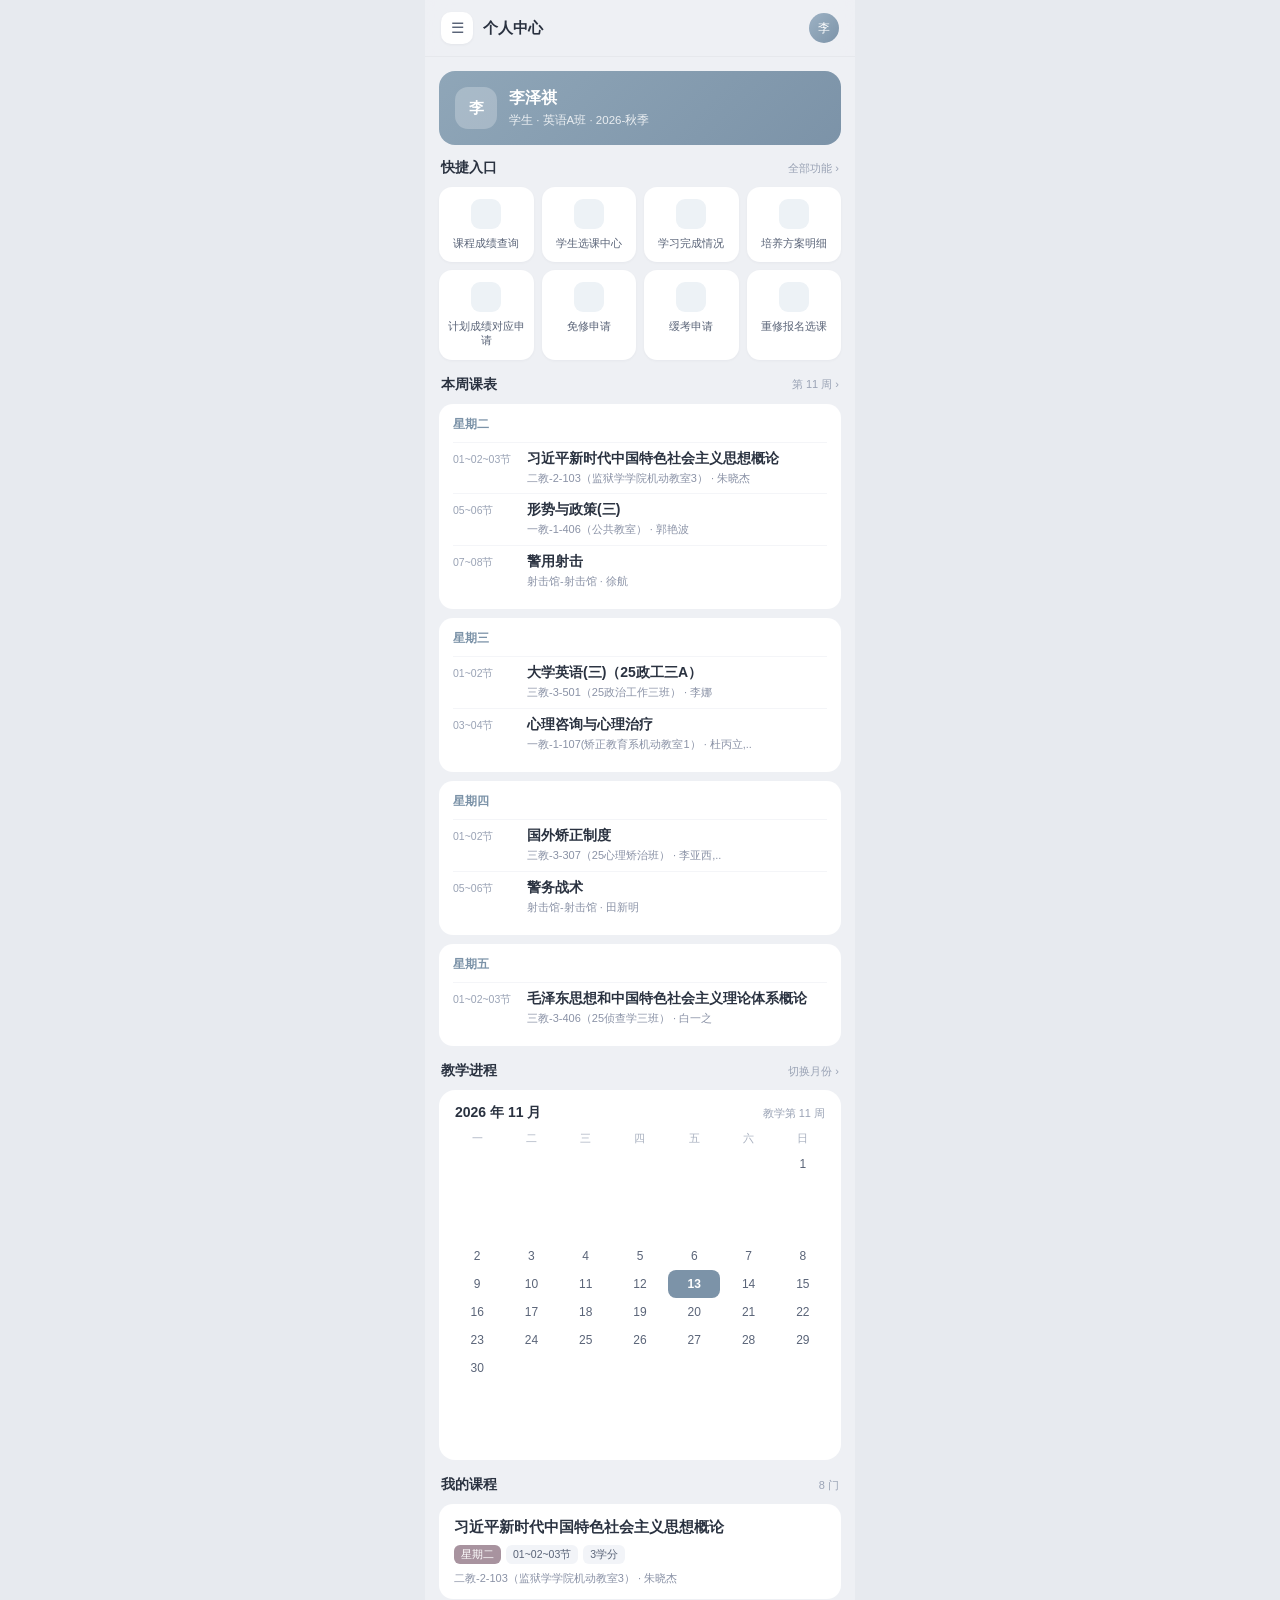
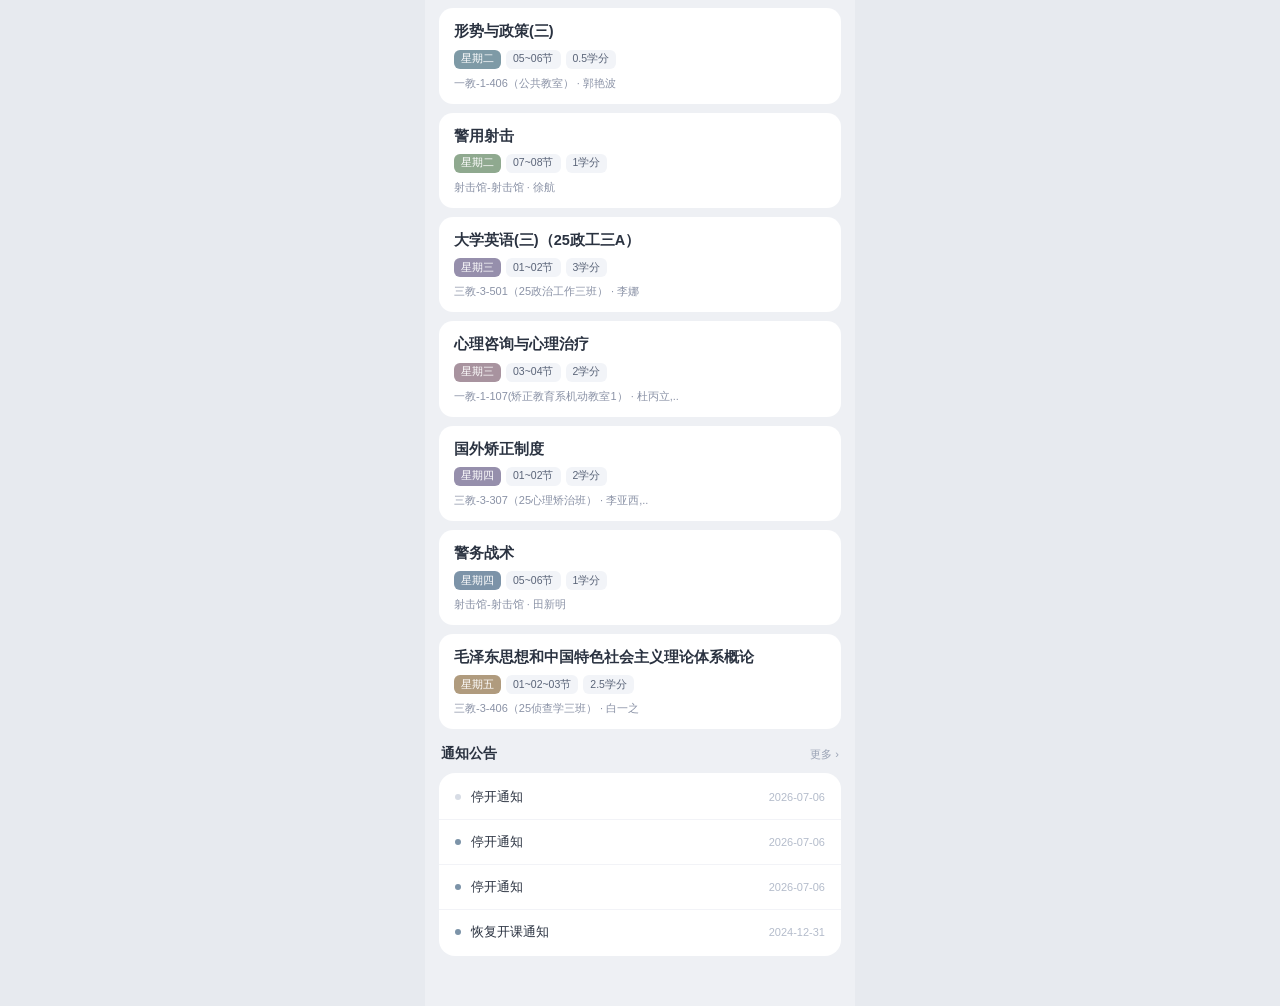
<file: docs/design/官网适配设计预览v6.html>
<!DOCTYPE html><html lang="zh"><head><meta charset="utf-8"><meta name="viewport" content="width=device-width,initial-scale=1,viewport-fit=cover">
<title>CICP 官网适配设计预览 v6</title><style>
*{margin:0;padding:0;box-sizing:border-box;-webkit-tap-highlight-color:transparent}
body{background:#E7EAEF;font-family:-apple-system,"PingFang SC","Microsoft YaHei",sans-serif;color:#2A3240;-webkit-font-smoothing:antialiased}
.wrap{max-width:430px;margin:0 auto;min-height:100vh;background:#EEF0F4;position:relative;overflow-x:hidden}
.navbar{position:sticky;top:0;z-index:3;display:flex;align-items:center;gap:10px;padding:12px 16px;background:rgba(238,240,244,.94);backdrop-filter:blur(14px);border-bottom:1px solid rgba(0,0,0,.03)}
.hb,.bk{width:32px;height:32px;border-radius:10px;background:#fff;display:flex;align-items:center;justify-content:center;font-size:15px;color:#5A6478;box-shadow:0 1px 3px rgba(20,30,50,.05);flex-shrink:0}
.bk{display:none}
.nb-t{font-size:15px;font-weight:600;flex:1;white-space:nowrap;overflow:hidden;text-overflow:ellipsis}
.ava{width:30px;height:30px;border-radius:50%;background:linear-gradient(135deg,#9DB2C4,#7C93A8);color:#fff;font-size:12px;display:flex;align-items:center;justify-content:center;flex-shrink:0}
.view{display:none;padding-bottom:34px}.view.on{display:block}
.userbar{margin:14px;background:linear-gradient(135deg,#8FA6B8,#7C93A8);border-radius:16px;padding:16px;display:flex;align-items:center;gap:12px;color:#fff}
.ub-ava{width:42px;height:42px;border-radius:13px;background:rgba(255,255,255,.24);font-size:15px;display:flex;align-items:center;justify-content:center;font-weight:600}
.ub-n{font-size:16px;font-weight:600}.ub-s{font-size:11.5px;opacity:.82;margin-top:4px}
.sec{margin:0 14px 16px}
.sec-h{display:flex;align-items:center;justify-content:space-between;margin:0 2px 10px}
.sec-h b{font-size:14px;font-weight:600}.sec-h span{font-size:11px;color:#9AA3B5}
.qgrid{display:grid;grid-template-columns:repeat(4,1fr);gap:8px}
.quick{background:#fff;border-radius:13px;padding:12px 6px;text-align:center;box-shadow:0 1px 3px rgba(20,30,50,.04)}
.qi{width:30px;height:30px;border-radius:9px;background:#EDF2F6;margin:0 auto 7px}
.quick span{font-size:10.5px;color:#5A6478;line-height:1.35;display:block}
.daycard{background:#fff;border-radius:14px;padding:12px 14px;margin-bottom:9px}
.dh{font-size:12px;font-weight:600;color:#7C93A8;margin-bottom:9px}
.crow{display:flex;gap:10px;padding:7px 0;border-top:1px solid #F4F5F8}
.crow:first-of-type{border:0;padding-top:0}
.ct{width:64px;flex-shrink:0;font-size:10.5px;color:#9AA3B5;line-height:1.4;padding-top:2px}
.cn3{font-size:14px;font-weight:600}.cd{font-size:11px;color:#8A92A6;margin-top:3px;line-height:1.45}
.calbox{background:#fff;border-radius:16px;padding:14px 12px}
.calhead{display:flex;align-items:baseline;justify-content:space-between;padding:0 4px 10px}
.calhead b{font-size:14px}.calhead span{font-size:11px;color:#9AA3B5}
.calweek{display:grid;grid-template-columns:repeat(7,1fr);gap:2px;margin-bottom:4px}
.calweek div{text-align:center;font-size:10.5px;color:#A8B0BF}
.calrow{display:grid;grid-template-columns:repeat(7,1fr);gap:2px}
.cd-cell{text-align:center;font-size:12px;padding:7px 0;color:#5A6478;border-radius:8px}
.cd-cell.empty{color:transparent}.cd-cell.today{background:#7C93A8;color:#fff;font-weight:600}
.nrow{display:flex;align-items:center;gap:10px;padding:13px 16px;border-bottom:1px solid #F2F3F7;font-size:13px}
.nrow:last-child{border:0}
.ndot{width:6px;height:6px;border-radius:50%;background:#7C93A8;flex-shrink:0}.ndot.dim{background:#D7DCE5}
.nrow span{flex:1}.nt{font-size:11px;color:#B4BCCB}
.notice{background:#fff;border-radius:16px;padding:2px 0}
.kcard{background:#fff;border-radius:14px;padding:13px 15px;margin-bottom:9px}
.kname{font-size:14.5px;font-weight:600;line-height:1.4}
.kmeta{display:flex;gap:5px;margin-top:8px;flex-wrap:wrap}
.chip{font-size:10.5px;background:var(--fg,#7C93A8);color:#fff;padding:2.5px 7px;border-radius:6px}
.chip.g{background:#F2F4F8;color:#5A6478}
.kroom{font-size:11px;color:#8A92A6;margin-top:7px}
.crumb{padding:14px 16px 8px;font-size:11.5px;color:#9AA3B5}
.dtabs{display:flex;gap:5px;padding:0 14px 12px}
.dt{flex:1;border:0;background:transparent;color:#8A92A6;font-size:13.5px;padding:8px 0;border-radius:9px}
.dt.on{background:#fff;color:#2A3240;font-weight:600;box-shadow:0 1px 4px rgba(20,30,50,.05)}
.dpage{display:none;padding:0 14px}.dpage.on{display:block}
.slot{display:flex;gap:11px;margin-bottom:12px}
.st{width:50px;flex-shrink:0;text-align:right}
.st b{font-size:11.5px;color:#5A6478;font-weight:600;display:block}
.st i{font-size:9.5px;color:#A8B0BF;font-style:normal;display:block;margin-top:3px;line-height:1.35}
.sb{flex:1;display:flex;flex-direction:column;gap:7px}
.course{background:var(--bg);border-left:3px solid var(--fg);border-radius:12px;padding:11px 13px}
.cn2{font-size:14.5px;font-weight:600}.cc{font-size:11.5px;color:#6B7488;margin-top:4px;line-height:1.5}
.cm{display:flex;gap:5px;margin-top:8px;flex-wrap:wrap}
.empty{text-align:center;color:#A8B0BF;font-size:13px;padding:46px 0}
.scorecard{background:#fff;border-radius:14px;padding:14px 16px;margin:0 14px 9px;display:flex;align-items:center;justify-content:space-between}
.sn{font-size:14.5px;font-weight:600}.ss{font-size:11.5px;color:#8A92A6;margin-top:4px}
.sv{font-size:23px;font-weight:600;color:#7C93A8;font-variant-numeric:tabular-nums}
.formcard{background:#fff;border-radius:16px;margin:0 14px;padding:2px 16px}
.field{padding:13px 0;border-bottom:1px solid #F2F3F7}.field:last-child{border:0}
.field label{font-size:11.5px;color:#8A92A6;display:block;margin-bottom:7px}
.ctl{font-size:14.5px;display:flex;justify-content:space-between;align-items:center}
.car{color:#C3C9D4;font-size:17px}
.submit{margin:14px;background:#7C93A8;color:#fff;text-align:center;padding:14px;border-radius:14px;font-size:15px;font-weight:600}
.ph{margin:14px;background:#fff;border-radius:16px;padding:38px 24px;text-align:center}
.ph b{font-size:15px;display:block;margin-bottom:10px}
.ph p{font-size:12.5px;color:#8A92A6;line-height:1.75}
.ph .tag{display:inline-block;margin-top:16px;font-size:11px;color:#7C93A8;background:#EDF2F6;padding:5px 12px;border-radius:8px;line-height:1.6}
.mask{position:fixed;inset:0;background:rgba(20,30,50,.32);opacity:0;pointer-events:none;transition:.26s;z-index:9}
.mask.on{opacity:1;pointer-events:auto}
.drawer{position:fixed;top:0;left:0;bottom:0;width:84%;max-width:340px;background:#fff;z-index:10;transform:translateX(-102%);transition:transform .28s cubic-bezier(.32,.72,0,1);border-radius:0 18px 18px 0;overflow-y:auto;padding-bottom:24px}
.drawer.on{transform:none}
.dr-top{padding:18px 18px 12px;display:flex;align-items:center;justify-content:space-between;position:sticky;top:0;background:#fff;z-index:2}
.dr-top b{font-size:17px}.dr-x{color:#9AA3B5;font-size:18px;padding:0 4px}
.dr-search{margin:0 14px 12px;background:#F2F4F8;border-radius:11px;padding:10px 13px;font-size:12.5px;color:#9AA3B5}
.g1{border-top:1px solid #EFF1F5}
.h1{display:flex;align-items:center;gap:10px;padding:14px 16px;font-size:15px;font-weight:600}
.lic{width:20px;height:20px;color:#7C93A8;display:flex;flex-shrink:0}.lic svg{width:20px;height:20px}
.lt{flex:1}
.h1 em{font-style:normal;font-size:10.5px;color:#B4BCCB;background:#F2F4F8;padding:2px 7px;border-radius:6px}
.ar{color:#C3C9D4;font-size:15px;transition:.2s}
.s1{max-height:0;overflow:hidden;transition:max-height .3s ease}.s1.open{max-height:1400px}
.g2{border-top:1px solid #F5F6F9}
.h2{display:flex;align-items:center;gap:8px;padding:12px 16px 12px 26px;font-size:13.8px;color:#3D4557;font-weight:500}
.h2 span:first-child{flex:1}
.h2 em{font-style:normal;font-size:10.5px;color:#B4BCCB;background:#F2F4F8;padding:2px 7px;border-radius:6px}
.s2{max-height:0;overflow:hidden;transition:max-height .26s ease}.s2.open{max-height:420px}
.di{padding:9px 16px 9px 44px;font-size:13px;color:#6B7488;position:relative}
.di::before{content:"";position:absolute;left:32px;top:16px;width:4px;height:4px;border-radius:50%;background:#C9D0DB}
</style></head><body><div class="wrap">
<div class="navbar"><div class="hb" onclick="dr(1)">☰</div><div class="bk" id="bk" onclick="back()">‹</div><div class="nb-t" id="navTitle">个人中心</div><div class="ava">李</div></div>
<div class="view on" id="view-home">
<div class="userbar"><div class="ub-ava">李</div><div><div class="ub-n">李泽祺</div><div class="ub-s">学生 · 英语A班 · 2026-秋季</div></div></div>
<div class="sec"><div class="sec-h"><b>快捷入口</b><span>全部功能 ›</span></div><div class="qgrid"><div class="quick" onclick="menuGo('课程成绩查询')"><div class="qi"></div><span>课程成绩查询</span></div><div class="quick" onclick="menuGo('学生选课中心')"><div class="qi"></div><span>学生选课中心</span></div><div class="quick" onclick="menuGo('学习完成情况')"><div class="qi"></div><span>学习完成情况</span></div><div class="quick" onclick="menuGo('培养方案明细')"><div class="qi"></div><span>培养方案明细</span></div><div class="quick" onclick="menuGo('计划成绩对应申请')"><div class="qi"></div><span>计划成绩对应申请</span></div><div class="quick" onclick="menuGo('免修申请')"><div class="qi"></div><span>免修申请</span></div><div class="quick" onclick="menuGo('缓考申请')"><div class="qi"></div><span>缓考申请</span></div><div class="quick" onclick="menuGo('重修报名选课')"><div class="qi"></div><span>重修报名选课</span></div></div></div>
<div class="sec"><div class="sec-h"><b>本周课表</b><span>第 11 周 ›</span></div><div class="daycard"><div class="dh">星期二</div><div class="crow"><div class="ct">01~02~03节</div><div class="ci"><div class="cn3">习近平新时代中国特色社会主义思想概论</div><div class="cd">二教-2-103（监狱学学院机动教室3） · 朱晓杰</div></div></div><div class="crow"><div class="ct">05~06节</div><div class="ci"><div class="cn3">形势与政策(三)</div><div class="cd">一教-1-406（公共教室） · 郭艳波</div></div></div><div class="crow"><div class="ct">07~08节</div><div class="ci"><div class="cn3">警用射击</div><div class="cd">射击馆-射击馆 · 徐航</div></div></div></div><div class="daycard"><div class="dh">星期三</div><div class="crow"><div class="ct">01~02节</div><div class="ci"><div class="cn3">大学英语(三)（25政工三A）</div><div class="cd">三教-3-501（25政治工作三班） · 李娜</div></div></div><div class="crow"><div class="ct">03~04节</div><div class="ci"><div class="cn3">心理咨询与心理治疗</div><div class="cd">一教-1-107(矫正教育系机动教室1） · 杜丙立,..</div></div></div></div><div class="daycard"><div class="dh">星期四</div><div class="crow"><div class="ct">01~02节</div><div class="ci"><div class="cn3">国外矫正制度</div><div class="cd">三教-3-307（25心理矫治班） · 李亚西,..</div></div></div><div class="crow"><div class="ct">05~06节</div><div class="ci"><div class="cn3">警务战术</div><div class="cd">射击馆-射击馆 · 田新明</div></div></div></div><div class="daycard"><div class="dh">星期五</div><div class="crow"><div class="ct">01~02~03节</div><div class="ci"><div class="cn3">毛泽东思想和中国特色社会主义理论体系概论</div><div class="cd">三教-3-406（25侦查学三班） · 白一之</div></div></div></div></div>
<div class="sec"><div class="sec-h"><b>教学进程</b><span>切换月份 ›</span></div><div class="calbox"><div class="calhead"><b>2026 年 11 月</b><span>教学第 11 周</span></div><div class="calweek"><div>一</div><div>二</div><div>三</div><div>四</div><div>五</div><div>六</div><div>日</div></div><div class="calrow"><div class="cd-cell empty"></div><div class="cd-cell empty"></div><div class="cd-cell empty"></div><div class="cd-cell empty"></div><div class="cd-cell empty"></div><div class="cd-cell empty"></div><div class="cd-cell">1</div></div><div class="calrow"><div class="cd-cell">2</div><div class="cd-cell">3</div><div class="cd-cell">4</div><div class="cd-cell">5</div><div class="cd-cell">6</div><div class="cd-cell">7</div><div class="cd-cell">8</div></div><div class="calrow"><div class="cd-cell">9</div><div class="cd-cell">10</div><div class="cd-cell">11</div><div class="cd-cell">12</div><div class="cd-cell today">13</div><div class="cd-cell">14</div><div class="cd-cell">15</div></div><div class="calrow"><div class="cd-cell">16</div><div class="cd-cell">17</div><div class="cd-cell">18</div><div class="cd-cell">19</div><div class="cd-cell">20</div><div class="cd-cell">21</div><div class="cd-cell">22</div></div><div class="calrow"><div class="cd-cell">23</div><div class="cd-cell">24</div><div class="cd-cell">25</div><div class="cd-cell">26</div><div class="cd-cell">27</div><div class="cd-cell">28</div><div class="cd-cell">29</div></div><div class="calrow"><div class="cd-cell">30</div><div class="cd-cell empty"></div><div class="cd-cell empty"></div><div class="cd-cell empty"></div><div class="cd-cell empty"></div><div class="cd-cell empty"></div><div class="cd-cell empty"></div></div></div></div>
<div class="sec"><div class="sec-h"><b>我的课程</b><span>8 门</span></div><div class="kcard"><div class="kname">习近平新时代中国特色社会主义思想概论</div><div class="kmeta"><span class="chip" style="--fg:#A8939F">星期二</span><span class="chip g">01~02~03节</span><span class="chip g">3学分</span></div><div class="kroom">二教-2-103（监狱学学院机动教室3） · 朱晓杰</div></div><div class="kcard"><div class="kname">形势与政策(三)</div><div class="kmeta"><span class="chip" style="--fg:#7E9AA6">星期二</span><span class="chip g">05~06节</span><span class="chip g">0.5学分</span></div><div class="kroom">一教-1-406（公共教室） · 郭艳波</div></div><div class="kcard"><div class="kname">警用射击</div><div class="kmeta"><span class="chip" style="--fg:#8FA98F">星期二</span><span class="chip g">07~08节</span><span class="chip g">1学分</span></div><div class="kroom">射击馆-射击馆 · 徐航</div></div><div class="kcard"><div class="kname">大学英语(三)（25政工三A）</div><div class="kmeta"><span class="chip" style="--fg:#968FAC">星期三</span><span class="chip g">01~02节</span><span class="chip g">3学分</span></div><div class="kroom">三教-3-501（25政治工作三班） · 李娜</div></div><div class="kcard"><div class="kname">心理咨询与心理治疗</div><div class="kmeta"><span class="chip" style="--fg:#A8939F">星期三</span><span class="chip g">03~04节</span><span class="chip g">2学分</span></div><div class="kroom">一教-1-107(矫正教育系机动教室1） · 杜丙立,..</div></div><div class="kcard"><div class="kname">国外矫正制度</div><div class="kmeta"><span class="chip" style="--fg:#968FAC">星期四</span><span class="chip g">01~02节</span><span class="chip g">2学分</span></div><div class="kroom">三教-3-307（25心理矫治班） · 李亚西,..</div></div><div class="kcard"><div class="kname">警务战术</div><div class="kmeta"><span class="chip" style="--fg:#7C93A8">星期四</span><span class="chip g">05~06节</span><span class="chip g">1学分</span></div><div class="kroom">射击馆-射击馆 · 田新明</div></div><div class="kcard"><div class="kname">毛泽东思想和中国特色社会主义理论体系概论</div><div class="kmeta"><span class="chip" style="--fg:#B09B7E">星期五</span><span class="chip g">01~02~03节</span><span class="chip g">2.5学分</span></div><div class="kroom">三教-3-406（25侦查学三班） · 白一之</div></div></div>
<div class="sec"><div class="sec-h"><b>通知公告</b><span>更多 ›</span></div><div class="notice"><div class="nrow"><div class="ndot dim"></div><span>停开通知</span><div class="nt">2026-07-06</div></div><div class="nrow"><div class="ndot"></div><span>停开通知</span><div class="nt">2026-07-06</div></div><div class="nrow"><div class="ndot"></div><span>停开通知</span><div class="nt">2026-07-06</div></div><div class="nrow"><div class="ndot"></div><span>恢复开课通知</span><div class="nt">2024-12-31</div></div></div></div>
</div>
<div class="view" id="view-query">
<div class="crumb">培养管理 › 我的课表 › 教师课表查询</div>
<div class="formcard"><div class="field"><label>学年学期</label><div class="ctl">2026-秋季<span class="car">›</span></div></div><div class="field"><label>时间模式</label><div class="ctl">默认节次模式<span class="car">›</span></div></div><div class="field"><label>教师所属院系</label><div class="ctl">请选择上课院系<span class="car">›</span></div></div><div class="field"><label>职称</label><div class="ctl">-请选择-<span class="car">›</span></div></div><div class="field"><label>授课教师</label><div class="ctl">请输入<span class="car">›</span></div></div><div class="field"><label>周次</label><div class="ctl">-请选择-<span class="car">›</span></div></div><div class="field"><label>星期</label><div class="ctl">-请选择-<span class="car">›</span></div></div><div class="field"><label>节次</label><div class="ctl">-请选择-<span class="car">›</span></div></div></div>
<div class="submit" onclick="go('view-result','教师课表')">查询</div>
</div>
<div class="view" id="view-result">
<div class="crumb">培养管理 › 我的课表 › 教师课表查询 › 结果</div>
<div class="dtabs"><button class="dt" data-d="0">一</button><button class="dt on" data-d="1">二</button><button class="dt" data-d="2">三</button><button class="dt" data-d="3">四</button><button class="dt" data-d="4">五</button><button class="dt" data-d="5">六</button><button class="dt" data-d="6">日</button></div><div class="dpage" data-p="0"><div class="slot"><div class="st"><b>0910</b><i>19:00-20:40</i></div><div class="sb"><div class="course" style="--fg:#B09B7E;--bg:#F6F1E9"><div class="cn2">罪犯改造心理学</div><div class="cc">涉外法治班24,心理矫治班24</div><div class="cm"><span class="chip">3C5(公共教室）</span><span class="chip g">13-14周</span></div></div></div></div><div class="slot"><div class="st"><b>11</b><i>20:50-21:30</i></div><div class="sb"><div class="course" style="--fg:#B09B7E;--bg:#F6F1E9"><div class="cn2">罪犯改造心理学</div><div class="cc">涉外法治班24,心理矫治班24</div><div class="cm"><span class="chip">3C5(公共教室）</span><span class="chip g">13-14周</span></div></div></div></div></div><div class="dpage on" data-p="1"><div class="slot"><div class="st"><b>0506</b><i>14:00-15:40</i></div><div class="sb"><div class="course" style="--fg:#B09B7E;--bg:#F6F1E9"><div class="cn2">罪犯改造心理学</div><div class="cc">劳动改造二班23,劳动改造一班23</div><div class="cm"><span class="chip">3C5(公共教室）</span><span class="chip g">1-9,13-15周</span></div></div><div class="course" style="--fg:#B09B7E;--bg:#F6F1E9"><div class="cn2">罪犯改造心理学</div><div class="cc">劳动改造二班23,劳动改造一班23</div><div class="cm"><span class="chip">3C5(公共教室）</span><span class="chip g">16-17周</span></div></div></div></div><div class="slot"><div class="st"><b>0708</b><i>16:00-17:40</i></div><div class="sb"><div class="course" style="--fg:#B09B7E;--bg:#F6F1E9"><div class="cn2">罪犯改造心理学</div><div class="cc">劳动改造二班23,劳动改造一班23</div><div class="cm"><span class="chip">3C5(公共教室）</span><span class="chip g">1-9,13-15周</span></div></div><div class="course" style="--fg:#B09B7E;--bg:#F6F1E9"><div class="cn2">罪犯改造心理学</div><div class="cc">劳动改造二班23,劳动改造一班23</div><div class="cm"><span class="chip">3C5(公共教室）</span><span class="chip g">16-17周</span></div></div></div></div></div><div class="dpage" data-p="2"><div class="slot"><div class="st"><b>0506</b><i>14:00-15:40</i></div><div class="sb"><div class="course" style="--fg:#B09B7E;--bg:#F6F1E9"><div class="cn2">罪犯改造心理学</div><div class="cc">涉外法治班24,心理矫治班24</div><div class="cm"><span class="chip">3C2(公共教室）</span><span class="chip g">1-9,12-15周</span></div></div><div class="course" style="--fg:#B09B7E;--bg:#F6F1E9"><div class="cn2">罪犯改造心理学</div><div class="cc">涉外法治班24,心理矫治班24</div><div class="cm"><span class="chip">3C2(公共教室）</span><span class="chip g">16-17周</span></div></div></div></div><div class="slot"><div class="st"><b>0708</b><i>16:00-17:40</i></div><div class="sb"><div class="course" style="--fg:#B09B7E;--bg:#F6F1E9"><div class="cn2">罪犯改造心理学</div><div class="cc">涉外法治班24,心理矫治班24</div><div class="cm"><span class="chip">3C2(公共教室）</span><span class="chip g">1-9,12-15周</span></div></div><div class="course" style="--fg:#B09B7E;--bg:#F6F1E9"><div class="cn2">罪犯改造心理学</div><div class="cc">涉外法治班24,心理矫治班24</div><div class="cm"><span class="chip">3C2(公共教室）</span><span class="chip g">16-17周</span></div></div></div></div></div><div class="dpage" data-p="3"><div class="slot"><div class="st"><b>0304</b><i>10:00-11:40</i></div><div class="sb"><div class="course" style="--fg:#7C93A8;--bg:#EDF2F6"><div class="cn2">教育心理学</div><div class="cc">(分组01)</div><div class="cm"><span class="chip">代嘉幸 (1-9,12-17周)</span><span class="chip g"></span></div></div></div></div><div class="slot"><div class="st"><b>0708</b><i>16:00-17:40</i></div><div class="sb"><div class="course" style="--fg:#968FAC;--bg:#F1EFF5"><div class="cn2">社会心理学</div><div class="cc">心理矫治班25</div><div class="cm"><span class="chip">3-307（25心理矫治班）</span><span class="chip g">1-9,12-15周</span></div></div><div class="course" style="--fg:#968FAC;--bg:#F1EFF5"><div class="cn2">社会心理学</div><div class="cc">心理矫治班25</div><div class="cm"><span class="chip">3-307（25心理矫治班）</span><span class="chip g">16-17周</span></div></div></div></div><div class="slot"><div class="st"><b>0910</b><i>19:00-20:40</i></div><div class="sb"><div class="course" style="--fg:#B09B7E;--bg:#F6F1E9"><div class="cn2">罪犯改造心理学</div><div class="cc">监狱学二班24,监狱学一班24</div><div class="cm"><span class="chip">3C6(公共教室）</span><span class="chip g">1-9,12-15周</span></div></div><div class="course" style="--fg:#B09B7E;--bg:#F6F1E9"><div class="cn2">罪犯改造心理学</div><div class="cc">监狱学二班24,监狱学一班24</div><div class="cm"><span class="chip">3C6(公共教室）</span><span class="chip g">16-17周</span></div></div></div></div><div class="slot"><div class="st"><b>11</b><i>20:50-21:30</i></div><div class="sb"><div class="course" style="--fg:#B09B7E;--bg:#F6F1E9"><div class="cn2">罪犯改造心理学</div><div class="cc">监狱学二班24,监狱学一班24</div><div class="cm"><span class="chip">3C6(公共教室）</span><span class="chip g">1-9,12-15周</span></div></div><div class="course" style="--fg:#B09B7E;--bg:#F6F1E9"><div class="cn2">罪犯改造心理学</div><div class="cc">监狱学二班24,监狱学一班24</div><div class="cm"><span class="chip">3C6(公共教室）</span><span class="chip g">16-17周</span></div></div></div></div></div><div class="dpage" data-p="4"><div class="slot"><div class="st"><b>0506</b><i>14:00-15:40</i></div><div class="sb"><div class="course" style="--fg:#7C93A8;--bg:#EDF2F6"><div class="cn2">教育心理学</div><div class="cc">(分组01)</div><div class="cm"><span class="chip">代嘉幸 (15-16周)</span><span class="chip g"></span></div></div></div></div><div class="slot"><div class="st"><b>0910</b><i>19:00-20:40</i></div><div class="sb"><div class="course" style="--fg:#B09B7E;--bg:#F6F1E9"><div class="cn2">罪犯改造心理学</div><div class="cc">劳动改造二班23,劳动改造一班23</div><div class="cm"><span class="chip">3C5(公共教室）</span><span class="chip g">12-14周</span></div></div></div></div><div class="slot"><div class="st"><b>11</b><i>20:50-21:30</i></div><div class="sb"><div class="course" style="--fg:#B09B7E;--bg:#F6F1E9"><div class="cn2">罪犯改造心理学</div><div class="cc">劳动改造二班23,劳动改造一班23</div><div class="cm"><span class="chip">3C5(公共教室）</span><span class="chip g">12-14周</span></div></div></div></div></div><div class="dpage" data-p="5"><div class="slot"><div class="st"><b>0102</b><i>08:00-09:40</i></div><div class="sb"><div class="course" style="--fg:#968FAC;--bg:#F1EFF5"><div class="cn2">社会心理学</div><div class="cc">心理矫治班25</div><div class="cm"><span class="chip">3-307（25心理矫治班）</span><span class="chip g">7-8周</span></div></div></div></div><div class="slot"><div class="st"><b>0506</b><i>14:00-15:40</i></div><div class="sb"><div class="course" style="--fg:#B09B7E;--bg:#F6F1E9"><div class="cn2">罪犯改造心理学</div><div class="cc">监狱学二班24,监狱学一班24</div><div class="cm"><span class="chip">3C5(公共教室）</span><span class="chip g">13-14周</span></div></div></div></div><div class="slot"><div class="st"><b>0708</b><i>16:00-17:40</i></div><div class="sb"><div class="course" style="--fg:#B09B7E;--bg:#F6F1E9"><div class="cn2">罪犯改造心理学</div><div class="cc">监狱学二班24,监狱学一班24</div><div class="cm"><span class="chip">3C5(公共教室）</span><span class="chip g">13-14周</span></div></div></div></div></div><div class="dpage" data-p="6"><div class="empty">这天没有课</div></div>
</div>
<div class="view" id="view-score">
<div class="crumb">学籍成绩 › 我的成绩 › 课程成绩查询</div>
<div class="scorecard"><div><div class="sn">法律逻辑学</div><div class="ss">2024-秋季 · 3学分 · 考试</div></div><div class="sv">82</div></div><div class="scorecard"><div><div class="sn">大学英语(一)</div><div class="ss">2024-秋季 · 3学分 · 考试</div></div><div class="sv">68</div></div><div class="scorecard"><div><div class="sn">大学语文</div><div class="ss">2024-秋季 · 3学分 · 考试</div></div><div class="sv">61</div></div><div class="scorecard"><div><div class="sn">警察体育基础（一）</div><div class="ss">2024-秋季 · 1学分 · 考查</div></div><div class="sv">良</div></div><div class="scorecard"><div><div class="sn">军事理论</div><div class="ss">2024-秋季 · 1学分 · 考查</div></div><div class="sv">中</div></div><div class="scorecard"><div><div class="sn">军事训练</div><div class="ss">2024-秋季 · 2学分 · 考查</div></div><div class="sv">中</div></div><div class="scorecard"><div><div class="sn">思想道德修养</div><div class="ss">2024-秋季 · 2学分 · 考查</div></div><div class="sv">及格</div></div><div class="scorecard"><div><div class="sn">中国近现代史纲要</div><div class="ss">2024-秋季 · 3学分 · 考查</div></div><div class="sv">良</div></div><div class="scorecard"><div><div class="sn">国家安全教育</div><div class="ss">2024-秋季 · 1学分 · 考查</div></div><div class="sv">优</div></div><div class="scorecard"><div><div class="sn">伦理学</div><div class="ss">2024-秋季 · 2学分 · 考查</div></div><div class="sv">中</div></div>
</div>
<div class="view" id="view-ph">
<div class="ph"><b id="phName">该页面</b><p>这个页面还没做手机适配，点开仍是教务系统的原始 PC 页面。</p><p>本次按页面形态分批覆盖，会陆续补齐。</p><div class="tag">已适配：我的桌面 · 教师课表查询/结果 · 课程成绩查询</div></div>
</div>
<div class="mask" id="mask" onclick="dr(0)"></div>
<div class="drawer" id="drawer"><div class="dr-top"><b>CICP 教务</b><span class="dr-x" onclick="dr(0)">✕</span></div><div class="dr-search">🔍 搜索功能</div><div class="g1"><div class="h1" onclick="tg(this)"><span class="lic"><svg viewBox="0 0 24 24" fill="none" stroke="currentColor" stroke-width="1.7"><rect x="3" y="3" width="7" height="7" rx="1.6"/><rect x="14" y="3" width="7" height="7" rx="1.6"/><rect x="3" y="14" width="7" height="7" rx="1.6"/><rect x="14" y="14" width="7" height="7" rx="1.6"/></svg></span><span class="lt">我的桌面</span><em>3</em><span class="ar">›</span></div><div class="s1 open"><div class="g2"><div class="h2" onclick="tg(this)"><span>公告留言</span><em>3</em><span class="ar">›</span></div><div class="s2"><div class="di" onclick="menuGo('已收公告')">已收公告</div><div class="di" onclick="menuGo('已收留言')">已收留言</div><div class="di" onclick="menuGo('消息通知')">消息通知</div></div></div><div class="g2"><div class="h2" onclick="tg(this)"><span>个人信息</span><em>2</em><span class="ar">›</span></div><div class="s2"><div class="di" onclick="menuGo('修改个人信息')">修改个人信息</div><div class="di" onclick="menuGo('修改密码')">修改密码</div></div></div><div class="g2"><div class="h2" onclick="tg(this)"><span>教学周历</span><em>1</em><span class="ar">›</span></div><div class="s2"><div class="di" onclick="menuGo('教学周历查看')">教学周历查看</div></div></div></div></div><div class="g1"><div class="h1" onclick="tg(this)"><span class="lic"><svg viewBox="0 0 24 24" fill="none" stroke="currentColor" stroke-width="1.7" stroke-linejoin="round"><path d="M12 3.5l2.6 5.3 5.9.8-4.3 4.1 1 5.8L12 16.8 6.8 19.5l1-5.8L3.5 9.6l5.9-.8z"/></svg></span><span class="lt">学籍成绩</span><em>5</em><span class="ar">›</span></div><div class="s1"><div class="g2"><div class="h2" onclick="tg(this)"><span>学籍管理</span><em>5</em><span class="ar">›</span></div><div class="s2"><div class="di" onclick="menuGo('学籍卡片')">学籍卡片</div><div class="di" onclick="menuGo('学籍信息管理')">学籍信息管理</div><div class="di" onclick="menuGo('学籍异动信息')">学籍异动信息</div><div class="di" onclick="menuGo('学习完成情况(体系)')">学习完成情况(体系)</div><div class="di" onclick="menuGo('毕业情况查询')">毕业情况查询</div></div></div><div class="g2"><div class="h2" onclick="tg(this)"><span>我的成绩</span><em>2</em><span class="ar">›</span></div><div class="s2"><div class="di" onclick="menuGo('计划成绩对应申请')">计划成绩对应申请</div><div class="di" onclick="menuGo('课程成绩查询')">课程成绩查询</div></div></div><div class="g2"><div class="h2" onclick="tg(this)"><span>延后毕业管理</span><em>1</em><span class="ar">›</span></div><div class="s2"><div class="di" onclick="menuGo('延后毕业申请')">延后毕业申请</div></div></div><div class="g2"><div class="h2" onclick="tg(this)"><span>提前毕业管理</span><em>1</em><span class="ar">›</span></div><div class="s2"><div class="di" onclick="menuGo('提前毕业申请')">提前毕业申请</div></div></div><div class="g2"><div class="h2" onclick="tg(this)"><span>毕业管理</span><em>2</em><span class="ar">›</span></div><div class="s2"><div class="di" onclick="menuGo('毕业生信息核对')">毕业生信息核对</div><div class="di" onclick="menuGo('毕业结论查看')">毕业结论查看</div></div></div></div></div><div class="g1"><div class="h1" onclick="tg(this)"><span class="lic"><svg viewBox="0 0 24 24" fill="none" stroke="currentColor" stroke-width="1.7"><circle cx="12" cy="8" r="3.4"/><path d="M5 20c0-3.6 3.1-6 7-6s7 2.4 7 6"/></svg></span><span class="lt">培养管理</span><em>4</em><span class="ar">›</span></div><div class="s1"><div class="g2"><div class="h2" onclick="tg(this)"><span>培养方案</span><em>3</em><span class="ar">›</span></div><div class="s2"><div class="di" onclick="menuGo('教学进程查询')">教学进程查询</div><div class="di" onclick="menuGo('执行计划')">执行计划</div><div class="di" onclick="menuGo('培养方案及完成情况')">培养方案及完成情况</div></div></div><div class="g2"><div class="h2" onclick="tg(this)"><span>我的课表</span><em>7</em><span class="ar">›</span></div><div class="s2"><div class="di" onclick="menuGo('学期理论课表')">学期理论课表</div><div class="di" onclick="menuGo('实验课表查询')">实验课表查询</div><div class="di" onclick="menuGo('班级课表查询')">班级课表查询</div><div class="di" onclick="menuGo('教师课表查询')">教师课表查询</div><div class="di" onclick="menuGo('教室课表查询')">教室课表查询</div><div class="di" onclick="menuGo('课程课表查询')">课程课表查询</div><div class="di" onclick="menuGo('调停课查询')">调停课查询</div></div></div><div class="g2"><div class="h2" onclick="tg(this)"><span>选课管理</span><em>6</em><span class="ar">›</span></div><div class="s2"><div class="di" onclick="menuGo('学生选课中心')">学生选课中心</div><div class="di" onclick="menuGo('学生预选管理')">学生预选管理</div><div class="di" onclick="menuGo('学生预选查询')">学生预选查询</div><div class="di" onclick="menuGo('教室借用申请')">教室借用申请</div><div class="di" onclick="menuGo('教学进度查询')">教学进度查询</div><div class="di" onclick="menuGo('选课结果查询')">选课结果查询</div></div></div><div class="g2"><div class="h2" onclick="tg(this)"><span>教材管理</span><em>2</em><span class="ar">›</span></div><div class="s2"><div class="di" onclick="menuGo('教材账目信息')">教材账目信息</div><div class="di" onclick="menuGo('学生教材确认')">学生教材确认</div></div></div></div></div><div class="g1"><div class="h1" onclick="tg(this)"><span class="lic"><svg viewBox="0 0 24 24" fill="none" stroke="currentColor" stroke-width="1.7"><path d="M4 5.5h7v14H4zM13 5.5h7v14h-7z"/><path d="M6 9h3M6 12h3M15 9h3M15 12h3"/></svg></span><span class="lt">考试报名</span><em>3</em><span class="ar">›</span></div><div class="s1"><div class="g2"><div class="h2" onclick="tg(this)"><span>我的申请</span><em>3</em><span class="ar">›</span></div><div class="s2"><div class="di" onclick="menuGo('缓考申请')">缓考申请</div><div class="di" onclick="menuGo('免考申请')">免考申请</div><div class="di" onclick="menuGo('免修申请')">免修申请</div></div></div><div class="g2"><div class="h2" onclick="tg(this)"><span>我的考试</span><em>2</em><span class="ar">›</span></div><div class="s2"><div class="di" onclick="menuGo('考试安排查询')">考试安排查询</div><div class="di" onclick="menuGo('随堂考试查询')">随堂考试查询</div></div></div><div class="g2"><div class="h2" onclick="tg(this)"><span>成绩管理</span><em>4</em><span class="ar">›</span></div><div class="s2"><div class="di" onclick="menuGo('社会考试报名')">社会考试报名</div><div class="di" onclick="menuGo('补考报名')">补考报名</div><div class="di" onclick="menuGo('毕考报名')">毕考报名</div><div class="di" onclick="menuGo('重修报名选课')">重修报名选课</div></div></div></div></div><div class="g1"><div class="h1" onclick="tg(this)"><span class="lic"><svg viewBox="0 0 24 24" fill="none" stroke="currentColor" stroke-width="1.7" stroke-linecap="round"><path d="M6 3v18"/><path d="M6 4h11l-2 4 2 4H6"/></svg></span><span class="lt">实践环节</span><em>2</em><span class="ar">›</span></div><div class="s1"><div class="g2"><div class="h2" onclick="tg(this)"><span>实验教学</span><em>3</em><span class="ar">›</span></div><div class="s2"><div class="di" onclick="menuGo('实验预约管理')">实验预约管理</div><div class="di" onclick="menuGo('开放实验预约')">开放实验预约</div><div class="di" onclick="menuGo('实验室信息查询')">实验室信息查询</div></div></div><div class="g2"><div class="h2" onclick="tg(this)"><span>创新学分</span><em>2</em><span class="ar">›</span></div><div class="s2"><div class="di" onclick="menuGo('创新学分申报')">创新学分申报</div><div class="di" onclick="menuGo('创新学分查询')">创新学分查询</div></div></div></div></div></div>
</div><script>
var stack=[];
var MAP={'教师课表查询':['view-query','教师课表查询'],'课程成绩查询':['view-score','课程成绩查询'],'学期理论课表':['view-result','学期理论课表']};
function show(id,title){
 document.querySelectorAll('.view').forEach(function(v){v.classList.toggle('on',v.id===id)});
 document.getElementById('navTitle').textContent=title;
 document.getElementById('bk').style.display=(id==='view-home')?'none':'flex';
 window.scrollTo(0,0);
}
function go(id,title){
 var cur=document.querySelector('.view.on');
 if(cur&&cur.id!==id) stack.push({id:cur.id,t:document.getElementById('navTitle').textContent});
 show(id,title); dr(0);
}
function back(){var p=stack.pop(); if(p) show(p.id,p.t); else show('view-home','个人中心');}
function menuGo(name){var m=MAP[name]; if(m) go(m[0],m[1]); else {document.getElementById('phName').textContent=name; go('view-ph',name);}}
function tg(h){var s=h.nextElementSibling;s.classList.toggle('open');var a=h.querySelector('.ar');if(a)a.style.transform=s.classList.contains('open')?'rotate(90deg)':'none'}
function dr(v){document.getElementById('drawer').classList.toggle('on',!!v);document.getElementById('mask').classList.toggle('on',!!v)}
document.querySelectorAll('.dt').forEach(function(b){b.onclick=function(){document.querySelectorAll('.dt').forEach(function(x){x.classList.remove('on')});b.classList.add('on');document.querySelectorAll('.dpage').forEach(function(p){p.classList.toggle('on',p.dataset.p===b.dataset.d)})}});
</script></body></html>
</file>
<file: jwxt-webapp/ui/app.css>
:root{
 --paper:#f6f3ec;--surface:#fffdf8;--surface-muted:#eeebe3;--text:#302c27;--muted:#716a62;--rule:#ded8ce;
 --accent:#a64e32;--accent-hover:#8e3f28;--accent-soft:#f2e5dc;--on-accent:#fffaf5;--course-surface:#f0eae0;--course-alt:#f0e7e5;
 --cream:var(--paper);--cream-2:var(--surface-muted);--green:var(--accent);--green-lite:var(--accent-hover);--green-deep:var(--text);--pink:#ad7165;--pink-deep:var(--accent);
 --ink:var(--text);--ink-light:var(--muted);--line:var(--rule);--row:var(--surface-muted);--glass:var(--surface);--glass-2:var(--surface);--glass-border:var(--rule);--glass-hi:transparent;--sheet-bg:var(--surface);--blur:0px;--grad-a:transparent;--grad-b:transparent;--grad-c:transparent;
 --font-ui:-apple-system,BlinkMacSystemFont,"Segoe UI","PingFang SC","Microsoft YaHei",sans-serif;
 --font-heading:Georgia,"Noto Serif SC","Source Han Serif SC","Songti SC",SimSun,serif;--serif:var(--font-ui);--mono:ui-monospace,"SFMono-Regular",Consolas,monospace;
 color-scheme:light;
}html[data-theme="dark"]{
 --paper:#211f1c;--surface:#2b2824;--surface-muted:#34302a;--text:#ece7de;--muted:#b4aca1;--rule:#494239;
 --accent:#dfaa8f;--accent-hover:#e8bda5;--accent-soft:#403027;--on-accent:#2b2019;--course-surface:#342e27;--course-alt:#382d2c;
 --cream:var(--paper);--cream-2:var(--surface-muted);--green:var(--accent);--green-lite:var(--accent-hover);--green-deep:var(--text);--pink:#ce9c91;--pink-deep:var(--accent);--ink:var(--text);--ink-light:var(--muted);--line:var(--rule);--row:var(--surface-muted);--glass:var(--surface);--glass-2:var(--surface);--glass-border:var(--rule);--glass-hi:transparent;--sheet-bg:var(--surface);color-scheme:dark;
}h
/* 深色整页底：一处蒙版铺满全屏，顶栏/课表/底部插画共用 */

#typeGrid .type-btn[data-v=self] .type-go:active{transform:scale(.9);background:rgba(177,140,73,.18)}.entry-icon{display:inline-flex;flex:none;width:20px;height:20px;color:var(--muted)}.entry-icon svg{width:100%;height:100%;fill:none;stroke:currentColor;stroke-width:1.5;stroke-linecap:round;stroke-linejoin:round}.type-btn.active .entry-icon{color:inherit}#querySection .card>div:last-child>button:nth-child(2){background:var(--surface);color:var(--text);border-color:var(--rule)}#browseNav .btn-group{display:grid;grid-template-columns:repeat(4,minmax(0,1fr));gap:6px}#browseNav .btn-chip{min-height:46px;padding:8px;font-size:12px;border-radius:10px}#cacheBody,#cacheList{font-family:var(--font-ui)!important;font-size:12px!important;line-height:1.8!important;overflow-wrap:anywhere;color:var(--muted)!important}.today-course-chip{border-radius:12px;box-shadow:none;backdrop-filter:none;-webkit-backdrop-filter:none}.today-course-chip:not(.pink){background:var(--course-surface);border:1px solid var(--rule);border-left:3px solid var(--accent);color:var(--text)}.today-course-chip.pink{background:var(--course-alt);border:1px solid var(--rule);border-left:3px solid var(--pink);color:var(--text)}html[data-theme="dark"] .today-course-chip.pink{color:var(--text)}.today-course-chip .tc-meta{font-size:12px;line-height:1.7;color:var(--muted);opacity:1}.today-course-chip .tc-name{font-size:13px;line-height:1.5}.teacher-item,.class-chip,.letter-nav span.active{background:var(--accent-soft);color:var(--text);border:1px solid var(--rule);box-shadow:none}.gpa-hero{background:var(--surface-muted);border:1px solid var(--rule);box-shadow:none}.gpa-hero .value{color:var(--accent)}.gpa-hero .label,.gpa-hero .sub{color:var(--muted)}.stat-box.green,.stat-box.pink,.stat-box.cream{background:var(--surface);color:var(--text);border:1px solid var(--rule);border-radius:12px}.demo-course{background:var(--course-surface)!important;color:var(--text)!important;border-color:var(--rule)!important;border-left:3px solid var(--course-accent,var(--accent))!important;box-shadow:none!important}.demo-course .cs{color:var(--muted)}.demo-pane,.demo-grid{background:var(--paper);color:var(--text)}.demo-head{color:var(--text)}.demo-head,.demo-period,.demo-line{border-color:var(--rule)}th{background:var(--surface-muted);color:var(--text);font-family:var(--font-ui)}td,tr:nth-child(even) td{border-color:var(--rule);color:var(--text)}body.in-result #main{max-width:100%;padding:0 0 calc(90px + env(safe-area-inset-bottom,0px))}body.in-result #todaySection.open,body.in-result #querySection.open,body.in-result #browseNav.open,body.in-result #cacheInfoSection.open,html[data-theme="dark"] body.in-result #todaySection.open,html[data-theme="dark"] body.in-result #querySection.open,html[data-theme="dark"] body.in-result #browseNav.open,html[data-theme="dark"] body.in-result #cacheInfoSection.open{background:var(--surface);border-color:var(--rule);box-shadow:0 8px 30px rgba(0,0,0,.13);backdrop-filter:none;-webkit-backdrop-filter:none}.fd-tab{background:var(--surface)!important;color:var(--text)!important;border-color:var(--rule)!important;box-shadow:0 3px 10px rgba(0,0,0,.06)!important}#bottomNav{left:0;right:0;bottom:0;transform:none;width:100%;min-height:calc(70px + env(safe-area-inset-bottom,0px));display:flex;justify-content:center;align-items:flex-start;gap:8px;padding:8px 16px calc(8px + env(safe-area-inset-bottom,0px));border:0;border-top:1px solid var(--rule);border-radius:0;background:var(--paper);box-shadow:none;backdrop-filter:none;-webkit-backdrop-filter:none}#bottomNav::before,#bottomNav::after,#bottomNav .glass-slide{display:none}#bottomNav .nav-item{flex:0 1 180px;min-height:48px;display:flex;flex-direction:row;align-items:center;justify-content:center;gap:9px;padding:0 18px;border:0;border-radius:10px;background:transparent;color:var(--muted);font:550 13px var(--font-ui);box-shadow:none;transform:none}#bottomNav .nav-item svg{width:20px;height:20px;stroke:currentColor;transform:none;filter:none}#bottomNav .nav-item.active,html[data-theme="dark"] #bottomNav .nav-item.active{color:var(--accent);background:var(--accent-soft);font-weight:600}#settingsSection{max-width:800px;padding:24px 24px calc(110px + env(safe-area-inset-bottom,0px));background:var(--paper)}.settings-hero{padding:20px 2px 28px;border:0;border-bottom:1px solid var(--rule);border-radius:0;background:transparent;box-shadow:none;color:var(--text)}.settings-hero:after{display:none}.settings-kicker{font:500 10px var(--font-ui);letter-spacing:.1em;color:var(--muted)}.settings-hero h2{font:500 32px/1.5 var(--font-heading);letter-spacing:-.04em;color:var(--text)}.settings-hero p{font-size:13px;color:var(--muted)}.settings-version{background:var(--surface-muted);border:0;color:var(--muted);font-size:10px;bottom:auto;top:20px}.settings-panel .settings-group{border-radius:16px;background:var(--surface);box-shadow:none}.settings-icon{width:32px;height:32px;border-radius:8px;background:var(--accent-soft);color:var(--accent);box-shadow:none}.settings-panel .set-hint{font-size:12px;background:var(--surface-muted);border:0;border-radius:9px;color:var(--muted)}.settings-panel .set-btn,.settings-panel .setting-input{min-height:40px;background:var(--surface);border:1px solid var(--rule);color:var(--text)}.seg button.on{background:var(--accent-soft);border-color:var(--accent);color:var(--accent)}html[data-theme="dark"] .seg button.on{color:var(--accent)}.switch.on{background:var(--accent)}
@media(max-width:820px){#main{max-width:640px;padding:20px 18px calc(100px + env(safe-area-inset-bottom,0px))}#todaySection{order:1}#querySection{order:2}#browseNav{order:3}#cacheInfoSection{order:4}.topbar{min-height:64px}}
@media(max-width:520px){#main{padding-inline:16px}.topbar{gap:8px;padding-inline:14px}.topbar-left{gap:5px}.topbar-title{font-size:20px}.topbar-left>.mono{font-size:9px}#statusText{display:none}.settings-version{position:static;display:inline-block;margin-top:12px}#bottomNav .nav-item{flex:1;max-width:180px}}
@media(prefers-reduced-motion:reduce){*,*::before,*::after{animation-duration:.01ms!important;animation-iteration-count:1!important;transition-duration:.01ms!important;scroll-behavior:auto!important}}
@media(prefers-contrast:more){:root{--rule:#9c9488;--muted:#5d554b}html[data-theme="dark"]{--rule:#8c8073;--muted:#d5c9b9}}/* Release refinements: semantic colors and acrylic surfaces. */

body{isolation:isolate;min-height:100vh}:root{--label-primary:#302c27;--label-secondary:#716a62;--acrylic:rgba(255,253,248,.64);--acrylic-raised:rgba(255,252,244,.58);--acrylic-border:rgba(255,255,255,.72);}html[data-theme=dark]{--label-primary:#ece7de;--label-secondary:#b4aca1;--acrylic:rgba(43,40,36,.64);--acrylic-raised:rgba(43,40,36,.62);--acrylic-border:rgba(218,241,215,.18);}html body #settingsSection .settings-group,html[data-theme=dark] body #settingsSection .settings-group{background:var(--acrylic)!important;border:1px solid var(--acrylic-border)!important;backdrop-filter:blur(30px) saturate(155%);-webkit-backdrop-filter:blur(30px) saturate(155%);box-shadow:0 14px 40px rgba(24,50,29,.07),inset 0 1px 0 rgba(255,255,255,.3)!important}html body #settingsSection{background:var(--ap-bg)!important;margin:0 auto!important;padding-top:calc(24px + var(--sb,0px))!important}html body #settingsSection .settings-hero,html[data-theme=dark] body #settingsSection .settings-hero{background:var(--acrylic)!important;color:var(--label-primary)!important;backdrop-filter:blur(24px);-webkit-backdrop-filter:blur(24px)}html body #settingsSection .settings-hero h2,html[data-theme=dark] body #settingsSection .settings-hero h2{color:var(--label-primary)!important}html body #settingsSection .settings-hero p,html body #settingsSection .settings-kicker,html body #settingsSection .settings-version{color:var(--label-secondary)!important;opacity:1}.settings-hero p{font-size:14px!important;line-height:1.6}.settings-kicker{font-weight:650}.set-desc{display:block}.appearance-seg{display:flex;gap:3px;min-width:171px;padding:4px;background:rgba(100,125,103,.12);border-radius:12px}.appearance-seg button{min-height:44px;flex:1;padding:6px 10px;border:0;border-radius:9px;background:transparent;color:var(--label-secondary);font:600 12px var(--ap-font);box-shadow:none}.appearance-seg button.on{background:var(--ap-surface)!important;color:var(--label-primary)!important;box-shadow:0 2px 7px rgba(15,40,21,.12)}html[data-theme=dark] #settingsSection .setting-input{background:#211f1c!important;color:var(--label-primary)!important;border-color:var(--ap-line)!important;color-scheme:dark}.topbar-left.app-brand{gap:10px!important;align-items:center}.brand-symbol{display:grid;place-items:center;width:40px;height:40px;border-radius:13px;background:var(--accent);color:var(--on-accent);box-shadow:0 5px 12px rgba(36,75,50,.12);flex-shrink:0}.brand-symbol svg{width:25px;height:25px}.app-brand .topbar-title{font:680 22px/1.2 var(--ap-font)!important;letter-spacing:-.055em}.brand-caption{display:block;margin-top:3px;color:var(--label-secondary);font:650 8px/1.2 var(--ap-font);letter-spacing:.17em}.topbar-tools{display:flex;align-items:center;gap:8px}html body .toolbar-action,html[data-theme=dark] body .toolbar-action{display:flex;align-items:center;justify-content:center;width:44px;height:44px;min-height:44px;padding:0;border:1px solid var(--ap-line);border-radius:14px;background:var(--acrylic);color:var(--label-primary);box-shadow:0 3px 9px rgba(22,45,27,.04)}.toolbar-action svg{width:21px;height:21px}.topbar-tools #statusText{font:500 10px var(--ap-font)!important;color:var(--label-secondary)}.topbar-tools #statusDot{width:6px;height:6px;margin-right:-4px}.show-settings .panel-floating{display:none!important}html body .panel-floating{position:fixed!important;z-index:180!important;right:0!important;left:auto!important;width:23px!important;min-width:0!important;margin:0!important;padding:0!important;overflow:hidden!important;border:1px solid var(--acrylic-border)!important;border-right:0!important;border-radius:9px 0 0 9px!important;background:var(--acrylic-raised)!important;backdrop-filter:blur(32px) saturate(160%)!important;-webkit-backdrop-filter:blur(32px) saturate(160%)!important;box-shadow:0 8px 28px rgba(23,44,29,.15)!important;touch-action:none}html body .panel-floating.dock-left{left:0!important;right:auto!important;border-right:1px solid var(--acrylic-border)!important;border-left:0!important;border-radius:0 9px 9px 0!important}html body .panel-floating>.card{display:none!important}.panel-floating>.fd-tab{display:flex!important;align-items:center!important;justify-content:center!important;width:100%!important;height:100%!important;writing-mode:vertical-rl;padding:6px 1px!important;letter-spacing:1.5px;font:650 10px/1.2 var(--ap-font)!important;color:var(--label-primary)!important;background:transparent!important;cursor:pointer}html body .panel-floating.open{width:min(272px,calc(100vw - 44px))!important;overflow:auto!important;overscroll-behavior:contain;touch-action:pan-y;border-radius:16px 0 0 16px!important}html body .panel-floating.open.dock-left{border-radius:0 16px 16px 0!important}html body .panel-floating.open>.card,html[data-theme=dark] body .panel-floating.open>.card{display:block!important;margin:0!important;padding:13px!important;border:0!important;border-radius:0!important;background:transparent!important;box-shadow:none!important;backdrop-filter:none!important;-webkit-backdrop-filter:none!important;min-height:0!important}html body .panel-floating.open>.fd-tab{display:none!important}.panel-floating .card-header{cursor:pointer;user-select:none;touch-action:none}.panel-floating #typeGrid .type-btn{font-size:11px!important;min-height:42px!important}.panel-floating .card-header .mono{font-size:13px!important}body.in-result .apple-primary-column,body.in-result .apple-support-column{display:contents!important}.cache-stats{display:grid;grid-template-columns:1fr 1fr;gap:8px;margin:0 0 14px}.cache-stats>div{padding:13px 12px;border-radius:13px;background:rgba(90,125,83,.08)}.cache-stats strong{display:block;color:var(--label-primary);font:650 18px var(--ap-font);letter-spacing:-.04em}.cache-stats span{display:block;margin-top:4px;color:var(--label-secondary);font-size:10px}.cache-category{border-top:1px solid var(--ap-line)}.cache-category summary{display:flex;align-items:center;justify-content:space-between;gap:8px;min-height:44px;cursor:pointer;list-style:none;color:var(--label-primary);font:600 12px var(--ap-font)}.cache-category summary::-webkit-details-marker{display:none}.cache-category summary>span:last-child{font-size:10px;color:var(--label-secondary)}.cache-category summary:after{content:'+';font-size:16px;color:var(--label-secondary)}.cache-category[open] summary:after{content:'−'}.cache-entry{display:flex;align-items:flex-start;justify-content:space-between;gap:10px;padding:11px 0;border-top:1px dashed var(--ap-line);font:11px/1.45 var(--ap-font)}.cache-entry b{display:block;color:var(--label-primary);font-weight:600}.cache-entry small{display:block;margin-top:3px;color:var(--label-secondary);font-size:10px;overflow-wrap:anywhere}.cache-entry-meta{text-align:right;flex-shrink:0;color:var(--label-secondary);font-size:9px}.cache-entry time{display:block;margin-top:3px}.cache-local-note{margin:12px 0 0;color:var(--label-secondary);font:10px/1.6 var(--ap-font)}.cache-empty{padding:10px 0;color:var(--label-primary);font:13px/1.6 var(--ap-font)}.cache-empty small{color:var(--label-secondary);font-size:11px}.about-brand{display:flex;align-items:center;gap:13px;flex-wrap:wrap}.about-symbol{display:grid;place-items:center;flex-shrink:0;width:54px;height:54px;border-radius:17px;background:linear-gradient(145deg,#9e5036,#c27f5d);color:#fffaf5;font:600 30px var(--ap-font);box-shadow:0 8px 16px rgba(35,78,51,.13)}.about-brand h3{margin:5px 0;color:var(--label-primary);font:650 21px var(--ap-font);letter-spacing:-.04em}.about-brand p{color:var(--label-secondary);font:12px var(--ap-font)}.about-version{margin-left:auto;padding:5px 8px;border:1px solid var(--ap-line);border-radius:9px;color:var(--label-secondary);font:600 10px var(--ap-font)}.about-features{display:grid;grid-template-columns:1fr 1fr;gap:12px;margin-top:24px;padding:17px 0;border-top:1px solid var(--ap-line);border-bottom:1px solid var(--ap-line)}.about-features strong{display:block;color:var(--label-primary);font:600 13px var(--ap-font)}.about-features span{display:block;margin-top:6px;color:var(--label-secondary);font:11px/1.5 var(--ap-font)}.about-copy{margin:18px 0;color:var(--label-secondary);font:12px/1.8 var(--ap-font)}.about-footer{display:flex;align-items:center;justify-content:space-between;gap:12px;color:var(--label-secondary);font:11px/1.7 var(--ap-font)}.about-footer small{font-size:10px}body.schedule-result .demo-course{padding:5px 2px!important;display:flex;flex-direction:column;align-items:center;text-align:center!important}.demo-course .cn{display:flex;flex-direction:column;align-items:center;max-width:100%;font-size:clamp(9px,2.75vw,13px)!important;line-height:1.3!important;letter-spacing:0!important;word-break:normal!important}.demo-course .cn>span{display:block;white-space:nowrap;max-width:100%}.demo-course .cs{font-size:10px!important;line-height:1.25!important;max-width:100%;overflow-wrap:anywhere}.today-schedule-list{max-width:780px;margin:0 auto;padding:24px 20px 60px}.today-list-head{display:flex;align-items:center;justify-content:space-between;gap:15px;margin-bottom:22px;color:var(--label-primary)}.today-list-head .eyebrow{font:650 10px var(--ap-font);letter-spacing:.13em;color:var(--label-secondary)}.today-list-head h2{margin:7px 0;font:650 28px var(--ap-font);letter-spacing:-.05em}.today-list-head p{font:12px/1.5 var(--ap-font);color:var(--label-secondary)}.today-list-count{padding:8px 12px;border:1px solid var(--ap-line);border-radius:12px;font:650 13px var(--ap-font)}body.schedule-result .today-list-course{display:flex;align-items:stretch;width:100%;gap:19px;margin:0 0 14px;padding:21px 20px;border:1px solid var(--acrylic-border);border-left:4px solid var(--course-accent);border-radius:19px;background:var(--acrylic-raised);color:var(--label-primary);text-align:left;font-family:var(--ap-font);box-shadow:0 8px 22px rgba(28,47,30,.06);backdrop-filter:blur(24px);-webkit-backdrop-filter:blur(24px)}.today-list-time{flex:0 0 65px;padding-right:12px;border-right:1px solid var(--ap-line)}.today-list-time strong{display:block;font-size:21px;letter-spacing:-.04em}.today-list-time span{display:block;margin-top:6px;font-size:12px;color:var(--label-secondary)}.today-list-time small{display:block;margin-top:13px;font-size:10px;color:var(--label-secondary)}.today-list-detail{flex:1;min-width:0}.today-list-detail h3{margin:0 0 14px;font:650 17px/1.4 var(--ap-font);overflow-wrap:anywhere}.today-list-detail dl{margin:0}.today-list-detail dl>div{display:flex;align-items:baseline;gap:9px;margin:6px 0;font-size:12px;line-height:1.5}.today-list-detail dt{flex-shrink:0;color:var(--label-secondary)}.today-list-detail dd{margin:0;overflow-wrap:anywhere}.today-list-week{display:inline-block;margin-top:10px;padding:4px 7px;border-radius:7px;background:rgba(95,128,88,.1);color:var(--label-secondary);font-size:10px}.today-list-empty{padding:34px 20px;border-radius:20px;background:var(--acrylic);color:var(--label-primary);font:15px/1.6 var(--ap-font);text-align:center}.today-list-empty p{margin-top:9px;font-size:12px;color:var(--label-secondary)}
@media(max-width:520px){.topbar-tools{gap:6px}.app-brand .topbar-title{font-size:19px!important}.brand-symbol{width:35px;height:35px;border-radius:11px}.brand-caption{font-size:7px}.topbar-tools #statusText{display:none}.topbar-tools #statusDot{margin:0 3px}.appearance-row{flex-wrap:wrap}.today-schedule-list{padding:20px 13px 40px}body.schedule-result .today-list-course{padding:18px 14px;gap:13px}.today-list-detail h3{font-size:16px}.about-version{margin-left:0}}
@media(prefers-reduced-transparency:reduce){html body #settingsSection .settings-group,html body .apple-welcome,html body .today-list-course{background:var(--ap-surface)!important;backdrop-filter:none!important;-webkit-backdrop-filter:none!important}}

@media(prefers-contrast:more){:root{--acrylic:var(--ap-surface);--acrylic-raised:var(--ap-surface)}.card{border-color:var(--label-secondary)!important}}/* Claude palette is the single appearance source for all shared components. */
:root{--ap-bg:var(--paper);--ap-surface:var(--surface);--ap-surface-2:var(--surface-muted);--ap-ink:var(--text);--ap-muted:var(--muted);--ap-line:var(--rule);--ap-green:var(--accent);--ap-green-2:var(--accent-hover);--ap-accent:var(--accent);--ap-font:var(--font-ui);--ap-shadow:0 4px 18px rgba(55,43,30,.04)}html body .app-brand .topbar-title{font-family:var(--font-heading)!important;font-weight:600!important}html body #themeBtn{width:44px!important;height:44px!important;min-height:44px!important;padding:0!important}html body #settingsSection .settings-hero,html[data-theme=dark] body #settingsSection .settings-hero{background:transparent!important;backdrop-filter:none!important;-webkit-backdrop-filter:none!important}html body #settingsSection .settings-hero h2{font-family:var(--font-heading)!important;font-weight:500!important}/* Result artwork sits beneath transparent content instead of opaque paper layers. */
body.schedule-result #resultSection>.card{background:transparent!important}
/* V272 深色空教室页与浅色一致：整卡透明透出山水底图（只针对空教室结果，不动其他结果页） */
html[data-theme="dark"] body.in-result.empty-result #resultSection>.card{background:transparent!important;border-color:transparent!important;box-shadow:none!important}
/* 山水底图偏亮，浅色文字直接压上去对比度只有 ~2.2；结果区局部加 55% 暗纱
   （与深色表头/格子同一压暗思路，整页蒙版不动），图仍透出，文字 ≥4.5 */
html[data-theme="dark"] body.in-result.empty-result #resultSection{background:transparent}
html[data-theme="dark"] body.in-result.empty-result #resultContent b{color:#e8b48a}
/* V272 深色列表页头（TODAY/今天的课程/日期）直接压在亮山水上对比度不足，
   头部局部加与空教室页同规格的暗纱，卡片与底图观感不变 */
html[data-theme="dark"] body.sched-list .today-list-head{background:rgba(10,13,9,.55);border-radius:16px;padding:12px 14px;margin:-12px -14px 10px}body.schedule-result .demo-pane,body.schedule-result .demo-grid,body.schedule-result .demo-scroll,body.schedule-result .today-schedule-list{background:transparent!important}
.building-item{border:1px solid var(--rule)!important;background:var(--surface)!important;border-radius:12px!important}
.building-head{background:var(--accent-soft)!important;color:var(--text)!important;border:none!important;border-bottom:1px solid var(--rule)!important;padding:8px 12px!important}
.room-item{background:var(--accent-soft)!important;color:var(--text)!important;border:1px solid var(--rule)!important}
#browseNav .btn-chip{min-height:44px!important;padding:4px!important;font-size:11px!important;white-space:nowrap!important}

/* 缓存清单：类别内按学期分堆 */
.cache-semester{ margin:10px 0 4px; }
.cache-semester-head{ display:flex; align-items:center; justify-content:space-between; padding:6px 2px; font-size:12px; color:var(--ink-light); border-bottom:1px dashed rgba(120,100,70,.22); }
.cache-semester-head span:first-child{ font-weight:600; letter-spacing:.02em; }

.cache-scroll-hint{ margin:6px 2px 0; font-size:11px; text-align:center; color:#b3ab9e; opacity:.95; }
html[data-theme="dark"] .cache-scroll-hint{ color:#c4bcae; }
/* 缓存路径太长时左对齐自然换行，不再右对齐折出孤立行 */
html[data-theme="dark"] .cache-path, html[data-theme="dark"] .settings-row-value, html[data-theme="dark"] .kv-value{ text-align:left; word-break:break-all; color:#c9c2b3; }

/* 浅色非课表页同步山水底（与深色同一张图，只加一层米白薄纱保证正文可读） */

html[data-theme=""] body:not(.schedule-result){ background:transparent !important; }


html[data-theme="dark"] body{ background:transparent !important; }

/* 深色非课表页（登录/设置/成绩/空教室）也铺山水图，去掉纯黑底 */


/* 深色整页山水底：画在 html 上覆盖整屏，body/html::before 放空不再遮挡 */

html[data-theme="dark"] body:not(.schedule-result){ background:transparent !important; }


/* V274 磁贴表面：单一变量控制透明度（浅/深在 index.html 的 :root 各给一组），此处只引用不改值 */
html body .panel-floating:not(.open)>.fd-tab{ background:transparent !important; }
</file>
